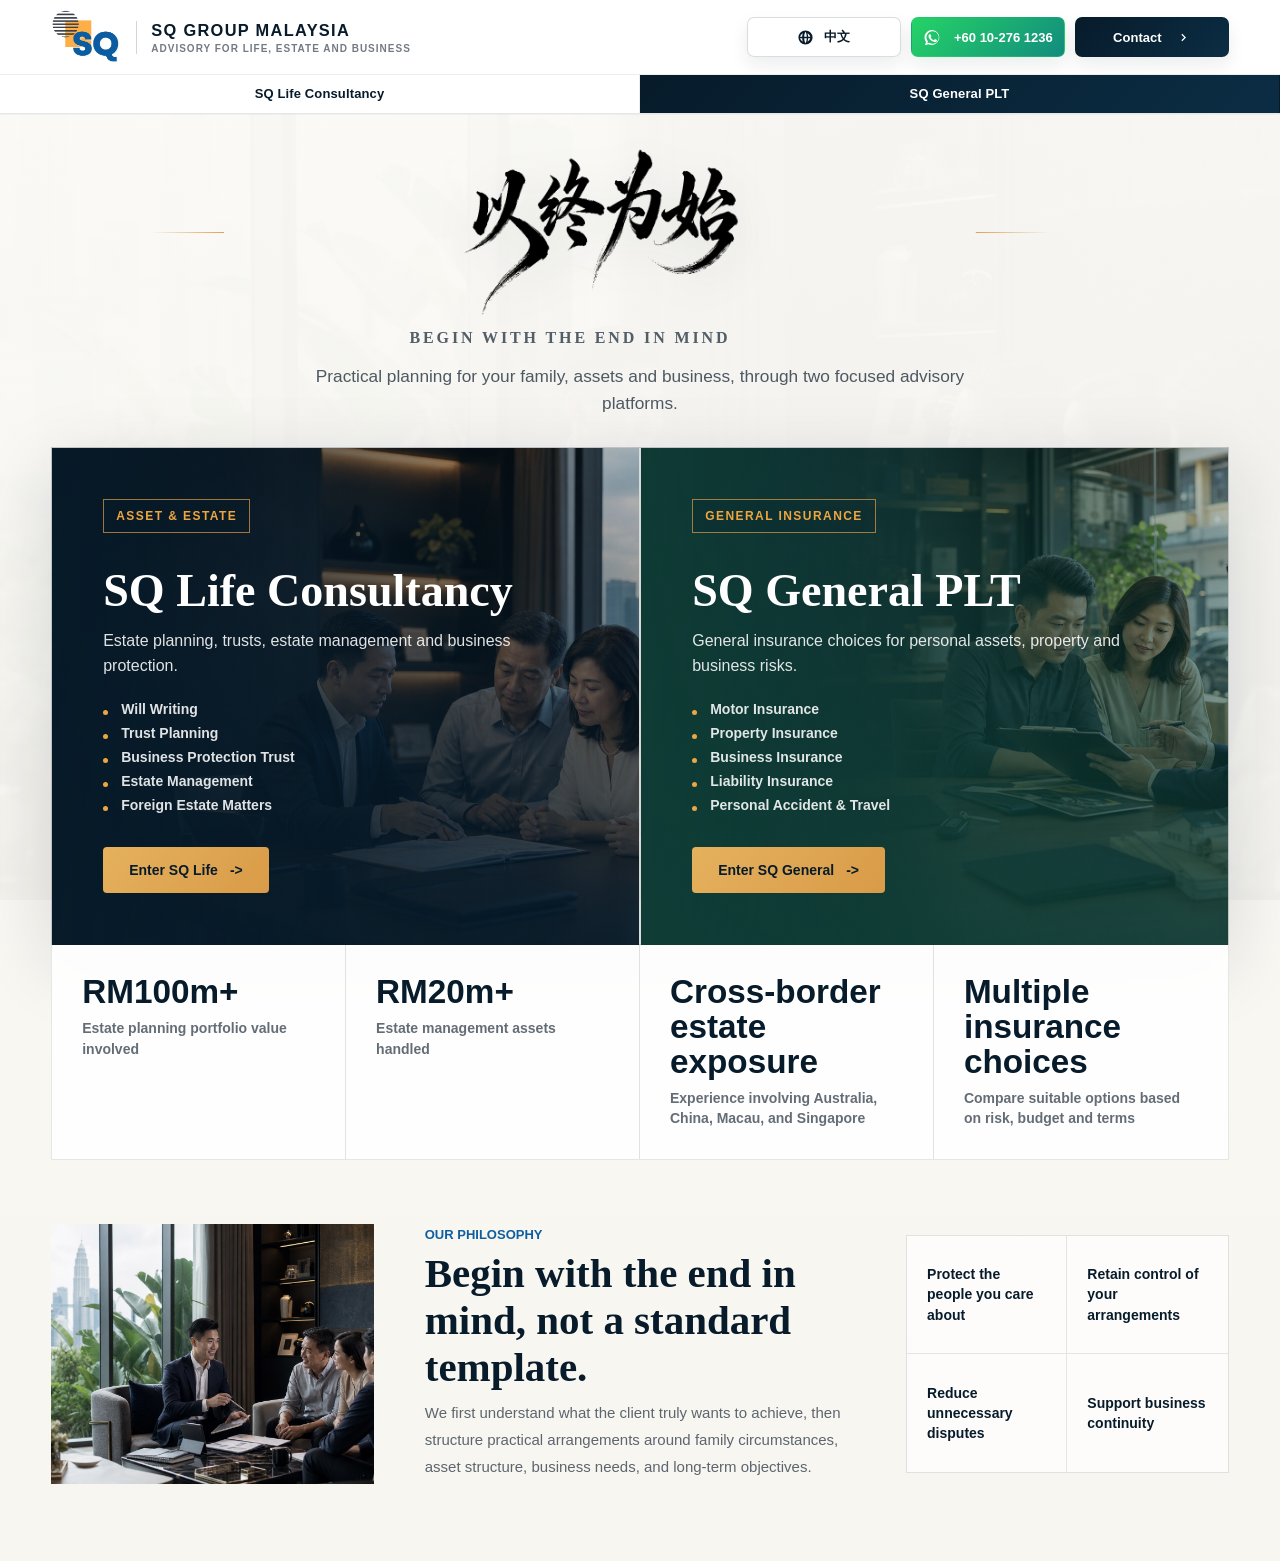
<file: index.html>
<!doctype html>
<html lang="en">
  <head>
    <meta charset="utf-8" />
    <meta name="viewport" content="width=device-width, initial-scale=1" />
    <title>SQ Group Malaysia | Estate Planning & General Insurance</title>
    <meta
      name="description"
      content="SQ Group Malaysia connects you to SQ Life Consultancy for estate planning and SQ General PLT for general insurance support in Kuala Lumpur."
    />
    <meta name="robots" content="index,follow" />
    <meta name="theme-color" content="#0b2d44" />
    <link rel="icon" href="/favicon.ico" sizes="any" />
    <link rel="icon" type="image/png" sizes="32x32" href="/assets/favicon-32x32.png" />
    <link rel="apple-touch-icon" href="/assets/apple-touch-icon.png" />
    <link rel="manifest" href="/site.webmanifest" />
    <link rel="canonical" href="https://www.sqgroup.com.my/" />
    <link rel="alternate" hreflang="en-MY" href="https://www.sqgroup.com.my/" />
    <link rel="alternate" hreflang="zh-MY" href="https://www.sqgroup.com.my/zh" />
    <link rel="alternate" hreflang="x-default" href="https://www.sqgroup.com.my/" />
    <meta property="og:type" content="website" />
    <meta property="og:site_name" content="SQ Group Malaysia" />
    <meta property="og:title" content="SQ Group Malaysia | Estate Planning & General Insurance" />
    <meta property="og:description" content="Choose SQ Life Consultancy for estate matters or SQ General PLT for general insurance support." />
    <meta property="og:url" content="https://www.sqgroup.com.my/" />
    <meta property="og:image" content="https://www.sqgroup.com.my/assets/sq-logo-official.png" />
    <meta name="twitter:card" content="summary_large_image" />
    <link rel="preload" as="image" href="assets/hero-group-malaysia.jpg" />
    <link rel="stylesheet" href="styles.css?v=20260606-header3" />
    <script type="application/ld+json">
      {
        "@context": "https://schema.org",
        "@type": "Organization",
        "@id": "https://www.sqgroup.com.my/#organization",
        "name": "SQ Group Malaysia",
        "url": "https://www.sqgroup.com.my/",
        "logo": "https://www.sqgroup.com.my/assets/sq-logo-official.png",
        "email": "general@sqgroup.com.my",
        "telephone": "+60102761236",
        "address": {
          "@type": "PostalAddress",
          "streetAddress": "A-13A-19, the Scott Garden, Jalan Klang Lama",
          "postalCode": "58200",
          "addressLocality": "Kuala Lumpur",
          "addressRegion": "Wilayah Persekutuan Kuala Lumpur",
          "addressCountry": "MY"
        },
        "department": [
          {
            "@type": "ProfessionalService",
            "name": "SQ Life Consultancy",
            "url": "https://www.sqgroup.com.my/legacy"
          },
          {
            "@type": "InsuranceAgency",
            "name": "SQ General PLT",
            "url": "https://www.sqgroup.com.my/gi"
          }
        ],
        "contactPoint": {
          "@type": "ContactPoint",
          "telephone": "+60102761236",
          "contactType": "customer service",
          "availableLanguage": ["zh", "en", "ms"]
        }
      }
    </script>
  </head>
  <body class="gateway-page professional-gateway executive-home">
    <header class="brand-switch gateway-header">
      <a class="gateway-lockup" href="/" aria-label="SQ Group Malaysia">
        <img src="assets/sq-logo-official.png" alt="SQ logo" />
        <span>
          <strong>SQ Group Malaysia</strong>
          <small data-zh="资产传承与风险保障顾问平台" data-en="Advisory for life, estate and business">Advisory for life, estate and business</small>
        </span>
      </a>
      <div class="gateway-actions" aria-label="SQ contact actions">
        <button class="language-switch" type="button" data-lang-toggle>中文</button>
        <a class="header-whatsapp" href="https://wa.me/60102761236" target="_blank" rel="noreferrer">+60 10-276 1236</a>
        <div class="header-contact-menu">
          <button class="header-contact" type="button" data-zh="联系" data-en="Contact" aria-haspopup="true" aria-expanded="false">Contact</button>
          <div class="header-contact-dropdown" role="menu">
            <a href="tel:+60102761236" role="menuitem" data-zh="致电我们" data-en="Call Us">Call Us</a>
            <a href="mailto:general@sqgroup.com.my" role="menuitem" data-zh="电邮我们" data-en="Email Us">Email Us</a>
          </div>
        </div>
      </div>
      <nav class="page-branch-nav gateway-branch-nav" aria-label="SQ service branches">
        <a class="brand-tab" href="/legacy"><span>SQ Life Consultancy</span></a>
        <a class="brand-tab" href="/gi"><span>SQ General PLT</span></a>
      </nav>
    </header>

    <main class="gateway">
      <section class="gateway-hero executive-hero">
        <h1 class="gateway-calligraphy" lang="zh-CN">
          <img src="assets/yi-zhong-wei-shi-calligraphy-transparent.png" alt="以终为始" />
          <span>以终为始</span>
        </h1>
        <p class="gateway-translation" data-zh="Begin with the end in mind" data-en="Begin with the end in mind">Begin with the end in mind</p>
        <p
          data-zh="SQ Group Malaysia 结合资产传承、遗产管理、信托规划及综合杂险保障，协助个人、家庭及企业把重要安排预先整理清楚。"
          data-en="Practical planning for your family, assets and business, through two focused advisory platforms."
        >Practical planning for your family, assets and business, through two focused advisory platforms.</p>
      </section>

      <section class="gateway-grid" aria-label="Choose SQ service">
        <a class="gateway-card life-card" href="/legacy">
          <span data-zh="资产与传承规划" data-en="Asset & Estate">Asset & Estate</span>
          <h2>SQ Life Consultancy</h2>
          <p
            data-zh="遗嘱、信托、业务保障信托、遗产管理及海外遗产事项。"
            data-en="Estate planning, trusts, estate management and business protection."
          >Estate planning, trusts, estate management and business protection.</p>
          <ul>
            <li data-zh="遗嘱规划" data-en="Will Writing">Will Writing</li>
            <li data-zh="信托规划" data-en="Trust Planning">Trust Planning</li>
            <li data-zh="业务保障信托" data-en="Business Protection Trust">Business Protection Trust</li>
            <li data-zh="遗产管理" data-en="Estate Management">Estate Management</li>
            <li data-zh="海外遗产事项" data-en="Foreign Estate Matters">Foreign Estate Matters</li>
          </ul>
          <strong data-zh="进入 SQ Life Consultancy" data-en="Enter SQ Life">Enter SQ Life</strong>
        </a>

        <a class="gateway-card general-card" href="/gi">
          <span data-zh="综合杂险保障" data-en="General Insurance">General Insurance</span>
          <h2>SQ General PLT</h2>
          <p
            data-zh="车险、产业、商业、责任、个人意外、旅游及其他杂险选择。"
            data-en="General insurance choices for personal assets, property and business risks."
          >General insurance choices for personal assets, property and business risks.</p>
          <ul>
            <li data-zh="车险" data-en="Motor Insurance">Motor Insurance</li>
            <li data-zh="产业与火险" data-en="Property Insurance">Property Insurance</li>
            <li data-zh="商业保险" data-en="Business Insurance">Business Insurance</li>
            <li data-zh="责任保险" data-en="Liability Insurance">Liability Insurance</li>
            <li data-zh="个人意外与旅游" data-en="Personal Accident & Travel">Personal Accident & Travel</li>
          </ul>
          <strong data-zh="进入 SQ General" data-en="Enter SQ General">Enter SQ General</strong>
        </a>
      </section>

      <section class="gateway-metrics" aria-label="SQ experience highlights">
        <div>
          <strong data-zh="RM1亿+" data-en="RM100m+">RM100m+</strong>
          <span data-zh="曾参与规划的资产组合估值" data-en="Estate planning portfolio value involved">Estate planning portfolio value involved</span>
        </div>
        <div>
          <strong data-zh="RM2千万+" data-en="RM20m+">RM20m+</strong>
          <span data-zh="曾处理的遗产管理及资产解冻事项" data-en="Estate management assets handled">Estate management assets handled</span>
        </div>
        <div>
          <strong data-zh="跨境经验" data-en="Cross-border estate exposure">Cross-border estate exposure</strong>
          <span data-zh="涉及澳洲、中国、澳门及新加坡等事项" data-en="Experience involving Australia, China, Macau, and Singapore">Experience involving Australia, China, Macau, and Singapore</span>
        </div>
        <div>
          <strong data-zh="多项杂险选择" data-en="Multiple insurance choices">Multiple insurance choices</strong>
          <span data-zh="根据实际风险、预算及条款协助比较" data-en="Compare suitable options based on risk, budget and terms">Compare suitable options based on risk, budget and terms</span>
        </div>
      </section>

      <section class="gateway-profile">
        <figure class="profile-image reveal">
          <img src="assets/hero-group-malaysia.jpg" alt="Malaysian advisory meeting" />
        </figure>
        <div class="profile-copy reveal">
          <p class="eyebrow" data-zh="我们的理念" data-en="Our Philosophy">Our Philosophy</p>
          <h2 data-zh="以终为始，不从模板开始。" data-en="Begin with the end in mind, not a standard template.">Begin with the end in mind, not a standard template.</h2>
          <p data-zh="每个家庭、每项资产及每门生意背后的情况都不同。我们会先了解客户真正想保障的人、希望保留的控制权、资产结构及长期目标，再协助整理较实际、可执行的规划方向来达到客户想要的结果。" data-en="We first understand what the client truly wants to achieve, then structure practical arrangements around family circumstances, asset structure, business needs, and long-term objectives.">We first understand what the client truly wants to achieve, then structure practical arrangements around family circumstances, asset structure, business needs, and long-term objectives.</p>
        </div>
        <div class="profile-principles reveal" aria-label="SQ planning principles">
          <div><strong data-zh="保障想照顾的人" data-en="Protect the people you care about">Protect the people you care about</strong></div>
          <div><strong data-zh="保留资产安排控制权" data-en="Retain control of your arrangements">Retain control of your arrangements</strong></div>
          <div><strong data-zh="减少不必要争议" data-en="Reduce unnecessary disputes">Reduce unnecessary disputes</strong></div>
          <div><strong data-zh="让企业承接更清楚" data-en="Support business continuity">Support business continuity</strong></div>
        </div>
      </section>
    </main>

    <nav class="mobile-action-bar" aria-label="Quick actions">
      <a href="/legacy" data-zh="SQ Life" data-en="SQ Life">SQ Life</a>
      <a href="/gi" data-zh="SQ General" data-en="SQ General">SQ General</a>
      <a href="https://wa.me/60102761236" target="_blank" rel="noreferrer">WhatsApp</a>
    </nav>

    <script src="script.js?v=20260606-header3"></script>
  </body>
</html>
</file>
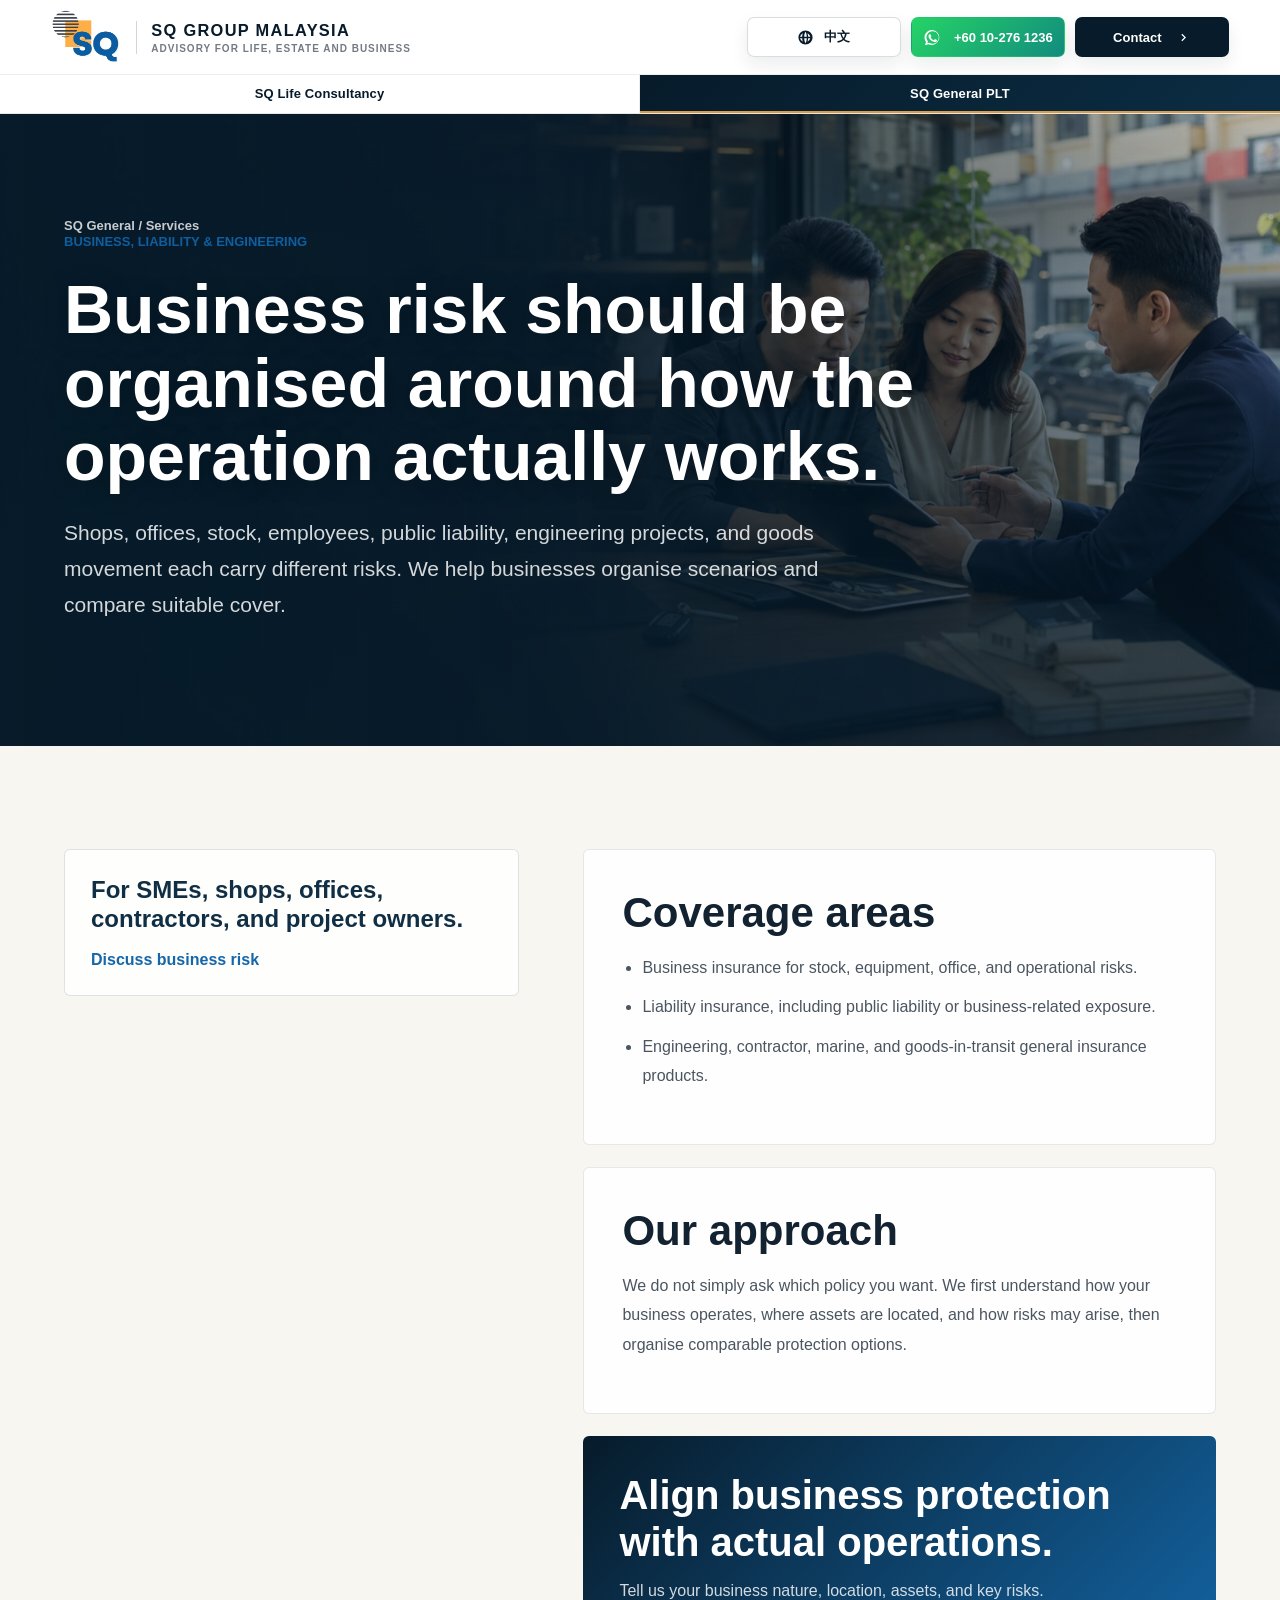
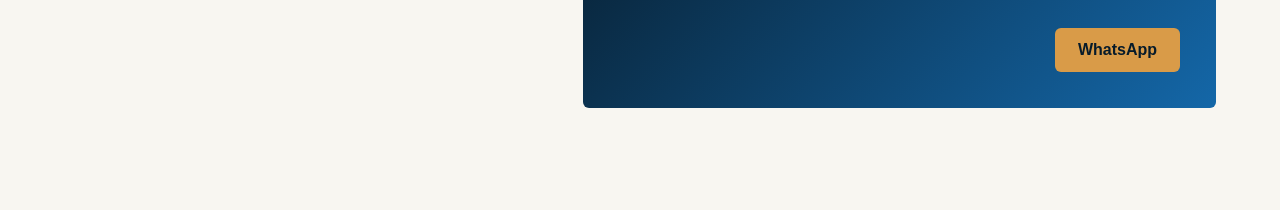
<file: gi-business-liability-engineering.html>
<!doctype html>
<html lang="en">
  <head>
    <meta charset="utf-8" />
    <meta name="viewport" content="width=device-width, initial-scale=1" />
    <title>Business, Liability & Engineering Insurance | SQ General PLT</title>
    <meta name="description" content="Business insurance, liability insurance, engineering insurance, contractor risk, marine, and goods-in-transit advisory for Malaysian businesses." />
    <meta name="robots" content="index,follow" />
    <meta name="theme-color" content="#0b2d44" />
    <link rel="icon" href="/favicon.ico" sizes="any" />
    <link rel="icon" type="image/png" sizes="32x32" href="/assets/favicon-32x32.png" />
    <link rel="apple-touch-icon" href="/assets/apple-touch-icon.png" />
    <link rel="manifest" href="/site.webmanifest" />
    <link rel="canonical" href="https://www.sqgroup.com.my/gi/business-liability-engineering" />
    <link rel="alternate" hreflang="en-MY" href="https://www.sqgroup.com.my/gi/business-liability-engineering" />
    <link rel="alternate" hreflang="zh-MY" href="https://www.sqgroup.com.my/zh/gi/business-liability-engineering" />
    <link rel="alternate" hreflang="x-default" href="https://www.sqgroup.com.my/gi/business-liability-engineering" />
    <meta property="og:title" content="Business, Liability & Engineering Insurance | SQ General PLT" />
    <meta property="og:description" content="General insurance advisory for SME operations, liability, engineering, contractor, marine, and goods-in-transit risks." />
    <meta property="og:url" content="https://www.sqgroup.com.my/gi/business-liability-engineering" />
    <meta property="og:image" content="https://www.sqgroup.com.my/assets/hero-gi-malaysia.jpg" />
    <link rel="preload" as="image" href="assets/hero-gi-malaysia.jpg" />
    <link rel="stylesheet" href="styles.css?v=20260606-header3" />
  </head>
  <body class="professional-page service-detail-page general-page" data-page-kind="gi" data-seo-title-en="Business, Liability & Engineering Insurance | SQ General PLT" data-seo-title-zh="商业、责任与工程保险 | SQ General PLT" data-seo-description-en="Business insurance, liability insurance, engineering insurance, contractor risk, marine, and goods-in-transit advisory for Malaysian businesses." data-seo-description-zh="SQ General PLT 协助马来西亚企业安排商业、责任、工程、承包商、海运与货物运输相关一般保险。">
    <header class="brand-switch page-header"><a class="gateway-lockup" href="/" aria-label="SQ Group Malaysia"><img src="assets/sq-logo-official.png" alt="SQ logo" /><span><strong>SQ Group Malaysia</strong><small data-zh="资产传承与风险保障顾问平台" data-en="Advisory for life, estate and business">Advisory for life, estate and business</small></span></a><nav class="page-branch-nav" aria-label="SQ service branches"><a class="brand-tab" href="/legacy"><span>SQ Life Consultancy</span></a><a class="brand-tab active" href="/gi"><span>SQ General PLT</span></a></nav><div class="gateway-actions" aria-label="SQ contact actions"><button class="language-switch" type="button" data-lang-toggle>中文</button><a class="header-whatsapp" href="https://wa.me/60102761236" target="_blank" rel="noreferrer">+60 10-276 1236</a><div class="header-contact-menu"><button class="header-contact" type="button" data-zh="联系" data-en="Contact" aria-haspopup="true" aria-expanded="false">Contact</button><div class="header-contact-dropdown" role="menu"><a href="tel:+60102761236" role="menuitem" data-zh="致电我们" data-en="Call Us">Call Us</a><a href="mailto:general@sqgroup.com.my" role="menuitem" data-zh="电邮我们" data-en="Email Us">Email Us</a></div></div></div></header>
    <main>
      <section class="detail-hero" style="--detail-image: url('assets/hero-gi-malaysia.jpg')"><div class="detail-hero-inner reveal"><a class="breadcrumb" href="/gi" data-zh="SQ General / 服务" data-en="SQ General / Services">SQ General / Services</a><p class="eyebrow" data-zh="商业、责任与工程" data-en="Business, Liability & Engineering">Business, Liability & Engineering</p><h1 data-zh="企业风险需要按营运方式来整理。" data-en="Business risk should be organised around how the operation actually works.">Business risk should be organised around how the operation actually works.</h1><p data-zh="店铺、办公室、库存、雇员、公共责任、工程项目和货物运输都有不同风险。我们协助企业整理场景并比较可行保障。" data-en="Shops, offices, stock, employees, public liability, engineering projects, and goods movement each carry different risks. We help businesses organise scenarios and compare suitable cover.">Shops, offices, stock, employees, public liability, engineering projects, and goods movement each carry different risks. We help businesses organise scenarios and compare suitable cover.</p></div></section>
      <section class="detail-body"><aside class="detail-aside reveal"><strong data-zh="适合 SME、店铺、办公室、承包商与项目业主。" data-en="For SMEs, shops, offices, contractors, and project owners.">For SMEs, shops, offices, contractors, and project owners.</strong><a href="#contact" data-zh="讨论企业风险" data-en="Discuss business risk">Discuss business risk</a></aside><div class="detail-content">
        <article class="detail-panel reveal"><h2 data-zh="可讨论项目" data-en="Coverage areas">Coverage areas</h2><ul><li data-zh="商业保险、库存、设备、办公室和营运相关风险。" data-en="Business insurance for stock, equipment, office, and operational risks.">Business insurance for stock, equipment, office, and operational risks.</li><li data-zh="责任保险，包括公共责任或业务相关责任风险。" data-en="Liability insurance, including public liability or business-related exposure.">Liability insurance, including public liability or business-related exposure.</li><li data-zh="工程、承包商、marine 与 goods-in-transit 等一般保险产品。" data-en="Engineering, contractor, marine, and goods-in-transit general insurance products.">Engineering, contractor, marine, and goods-in-transit general insurance products.</li></ul></article>
        <article class="detail-panel reveal"><h2 data-zh="我们的方式" data-en="Our approach">Our approach</h2><p data-zh="我们不只是问你要买什么保险，而是先了解你的业务如何营运、资产在哪里、风险如何发生，再整理可比较的保障选择。" data-en="We do not simply ask which policy you want. We first understand how your business operates, where assets are located, and how risks may arise, then organise comparable protection options.">We do not simply ask which policy you want. We first understand how your business operates, where assets are located, and how risks may arise, then organise comparable protection options.</p></article>
        <section class="detail-cta reveal" id="contact"><div><h2 data-zh="让企业保障和实际营运对齐。" data-en="Align business protection with actual operations.">Align business protection with actual operations.</h2><p data-zh="告诉我们你的业务性质、地点、资产和主要风险。" data-en="Tell us your business nature, location, assets, and key risks.">Tell us your business nature, location, assets, and key risks.</p></div><a class="button" href="https://wa.me/60102761236" target="_blank" rel="noreferrer">WhatsApp</a></section>
      </div></section>
    </main><nav class="mobile-action-bar" aria-label="Quick actions"><a href="tel:+60102761236" data-zh="拨电" data-en="Call">Call</a><a href="/gi" data-zh="返回" data-en="Back">Back</a><a href="https://wa.me/60102761236" target="_blank" rel="noreferrer">WhatsApp</a></nav><script src="script.js?v=20260606-header3"></script>
  </body>
</html>
</file>
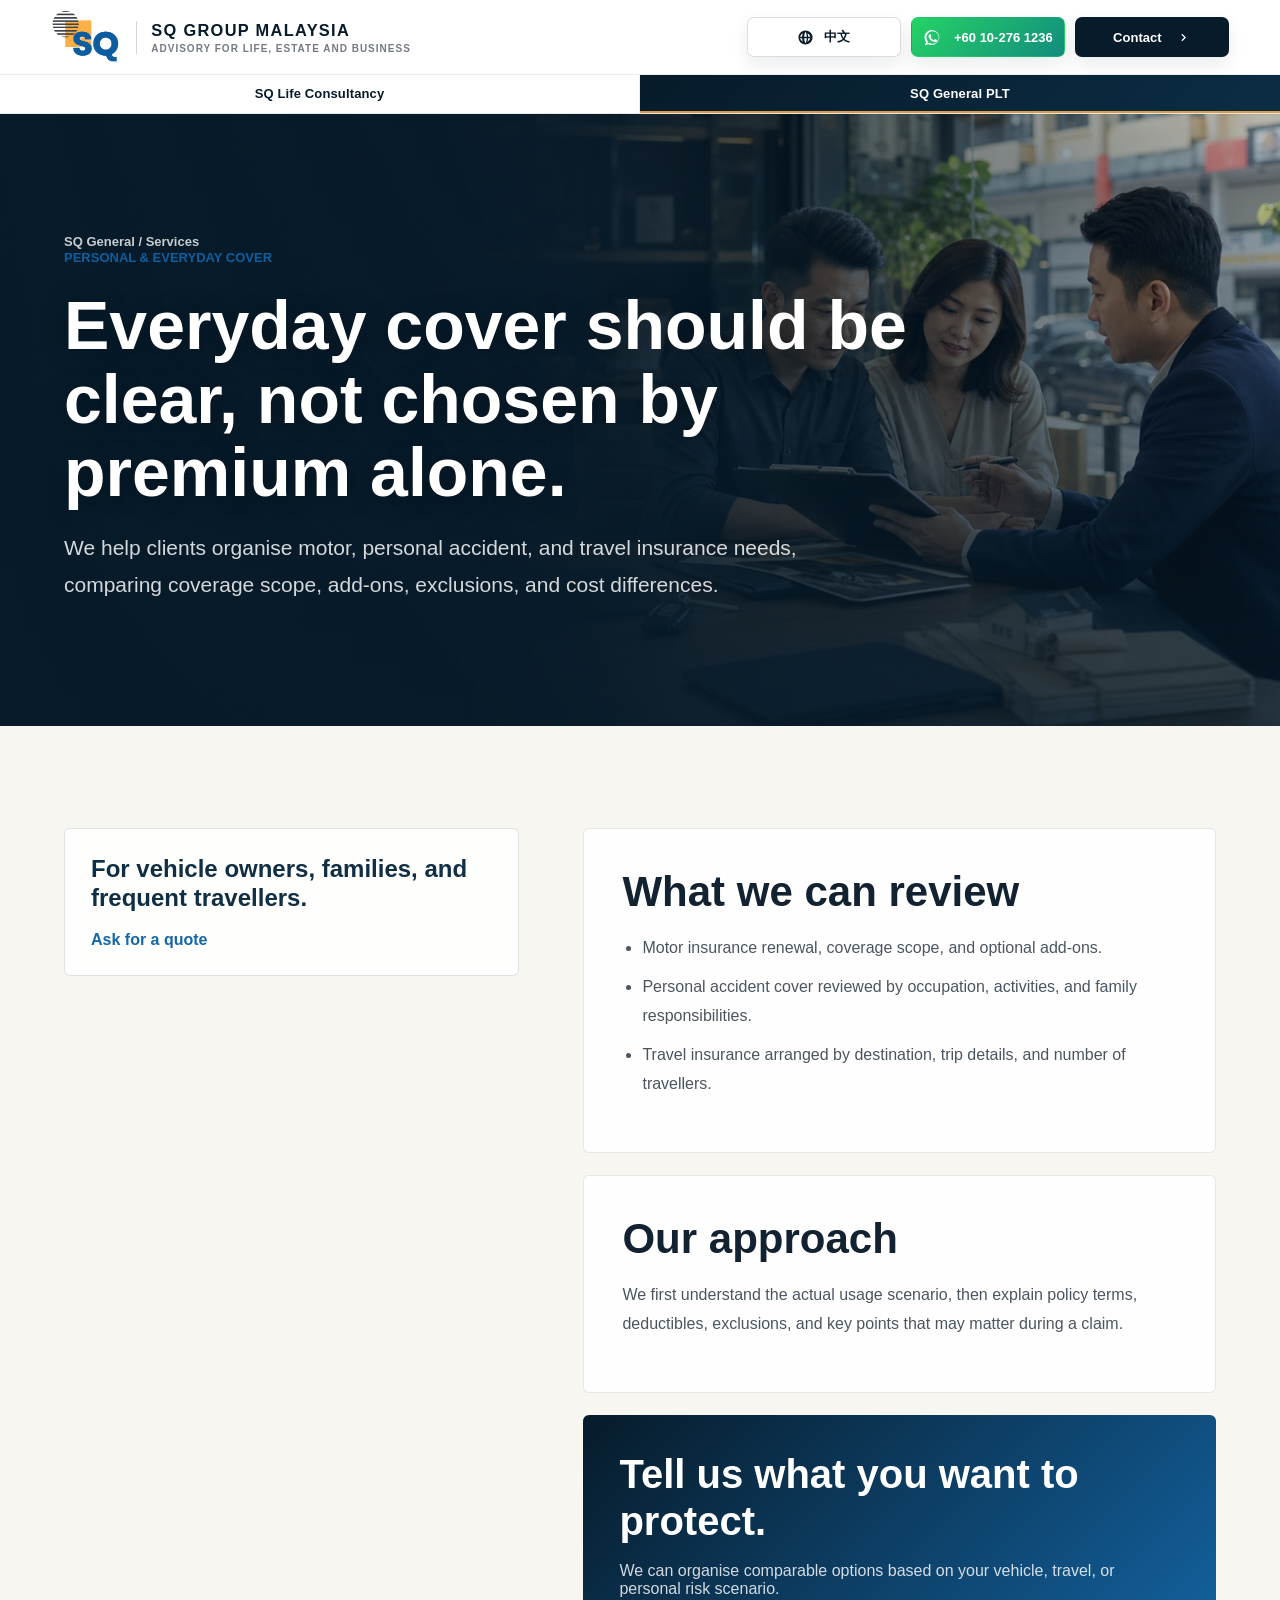
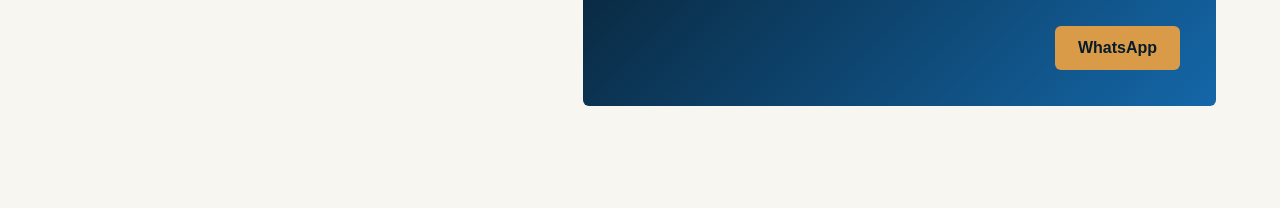
<file: gi-motor-personal-travel.html>
<!doctype html>
<html lang="en">
  <head>
    <meta charset="utf-8" />
    <meta name="viewport" content="width=device-width, initial-scale=1" />
    <title>Motor, Personal Accident & Travel Insurance | SQ General PLT</title>
    <meta name="description" content="Motor insurance, personal accident insurance, and travel insurance advisory for individuals and families in Malaysia." />
    <meta name="robots" content="index,follow" />
    <meta name="theme-color" content="#0b2d44" />
    <link rel="icon" href="/favicon.ico" sizes="any" />
    <link rel="icon" type="image/png" sizes="32x32" href="/assets/favicon-32x32.png" />
    <link rel="apple-touch-icon" href="/assets/apple-touch-icon.png" />
    <link rel="manifest" href="/site.webmanifest" />
    <link rel="canonical" href="https://www.sqgroup.com.my/gi/motor-personal-travel" />
    <link rel="alternate" hreflang="en-MY" href="https://www.sqgroup.com.my/gi/motor-personal-travel" />
    <link rel="alternate" hreflang="zh-MY" href="https://www.sqgroup.com.my/zh/gi/motor-personal-travel" />
    <link rel="alternate" hreflang="x-default" href="https://www.sqgroup.com.my/gi/motor-personal-travel" />
    <meta property="og:title" content="Motor, Personal Accident & Travel Insurance | SQ General PLT" />
    <meta property="og:description" content="Review everyday insurance needs for vehicles, travel, and personal accident exposure." />
    <meta property="og:url" content="https://www.sqgroup.com.my/gi/motor-personal-travel" />
    <meta property="og:image" content="https://www.sqgroup.com.my/assets/hero-gi-malaysia.jpg" />
    <link rel="preload" as="image" href="assets/hero-gi-malaysia.jpg" />
    <link rel="stylesheet" href="styles.css?v=20260606-header3" />
  </head>
  <body class="professional-page service-detail-page general-page" data-page-kind="gi" data-seo-title-en="Motor, Personal Accident & Travel Insurance | SQ General PLT" data-seo-title-zh="汽车、个人意外与旅游保险 | SQ General PLT" data-seo-description-en="Motor insurance, personal accident insurance, and travel insurance advisory for individuals and families in Malaysia." data-seo-description-zh="SQ General PLT 协助马来西亚个人与家庭安排汽车、个人意外与旅游保险。">
    <header class="brand-switch page-header"><a class="gateway-lockup" href="/" aria-label="SQ Group Malaysia"><img src="assets/sq-logo-official.png" alt="SQ logo" /><span><strong>SQ Group Malaysia</strong><small data-zh="资产传承与风险保障顾问平台" data-en="Advisory for life, estate and business">Advisory for life, estate and business</small></span></a><nav class="page-branch-nav" aria-label="SQ service branches"><a class="brand-tab" href="/legacy"><span>SQ Life Consultancy</span></a><a class="brand-tab active" href="/gi"><span>SQ General PLT</span></a></nav><div class="gateway-actions" aria-label="SQ contact actions"><button class="language-switch" type="button" data-lang-toggle>中文</button><a class="header-whatsapp" href="https://wa.me/60102761236" target="_blank" rel="noreferrer">+60 10-276 1236</a><div class="header-contact-menu"><button class="header-contact" type="button" data-zh="联系" data-en="Contact" aria-haspopup="true" aria-expanded="false">Contact</button><div class="header-contact-dropdown" role="menu"><a href="tel:+60102761236" role="menuitem" data-zh="致电我们" data-en="Call Us">Call Us</a><a href="mailto:general@sqgroup.com.my" role="menuitem" data-zh="电邮我们" data-en="Email Us">Email Us</a></div></div></div></header>
    <main>
      <section class="detail-hero" style="--detail-image: url('assets/hero-gi-malaysia.jpg')"><div class="detail-hero-inner reveal"><a class="breadcrumb" href="/gi" data-zh="SQ General / 服务" data-en="SQ General / Services">SQ General / Services</a><p class="eyebrow" data-zh="个人与日常保障" data-en="Personal & Everyday Cover">Personal & Everyday Cover</p><h1 data-zh="日常保障要清楚，而不是只看最低保费。" data-en="Everyday cover should be clear, not chosen by premium alone.">Everyday cover should be clear, not chosen by premium alone.</h1><p data-zh="我们协助客户整理汽车、个人意外与旅游保险需求，比较保障范围、附加项目、除外责任与费用差异。" data-en="We help clients organise motor, personal accident, and travel insurance needs, comparing coverage scope, add-ons, exclusions, and cost differences.">We help clients organise motor, personal accident, and travel insurance needs, comparing coverage scope, add-ons, exclusions, and cost differences.</p></div></section>
      <section class="detail-body"><aside class="detail-aside reveal"><strong data-zh="适合车主、家庭、经常出差或旅行的人。" data-en="For vehicle owners, families, and frequent travellers.">For vehicle owners, families, and frequent travellers.</strong><a href="#contact" data-zh="查询报价" data-en="Ask for a quote">Ask for a quote</a></aside><div class="detail-content">
        <article class="detail-panel reveal"><h2 data-zh="可讨论项目" data-en="What we can review">What we can review</h2><ul><li data-zh="汽车保险续保、保障范围和附加项目。" data-en="Motor insurance renewal, coverage scope, and optional add-ons.">Motor insurance renewal, coverage scope, and optional add-ons.</li><li data-zh="个人意外保障，按职业、活动和家庭责任讨论。" data-en="Personal accident cover reviewed by occupation, activities, and family responsibilities.">Personal accident cover reviewed by occupation, activities, and family responsibilities.</li><li data-zh="旅游保险，按目的地、旅程和同行人数安排。" data-en="Travel insurance arranged by destination, trip details, and number of travellers.">Travel insurance arranged by destination, trip details, and number of travellers.</li></ul></article>
        <article class="detail-panel reveal"><h2 data-zh="我们的方式" data-en="Our approach">Our approach</h2><p data-zh="我们会先了解你的实际使用场景，再说明保单条款、免赔额、除外责任和索赔时可能需要注意的事项。" data-en="We first understand the actual usage scenario, then explain policy terms, deductibles, exclusions, and key points that may matter during a claim.">We first understand the actual usage scenario, then explain policy terms, deductibles, exclusions, and key points that may matter during a claim.</p></article>
        <section class="detail-cta reveal" id="contact"><div><h2 data-zh="告诉我们你要保障什么。" data-en="Tell us what you want to protect.">Tell us what you want to protect.</h2><p data-zh="我们可以按你的车辆、旅程或个人风险场景整理可比较的选择。" data-en="We can organise comparable options based on your vehicle, travel, or personal risk scenario.">We can organise comparable options based on your vehicle, travel, or personal risk scenario.</p></div><a class="button" href="https://wa.me/60102761236" target="_blank" rel="noreferrer">WhatsApp</a></section>
      </div></section>
    </main><nav class="mobile-action-bar" aria-label="Quick actions"><a href="tel:+60102761236" data-zh="拨电" data-en="Call">Call</a><a href="/gi" data-zh="返回" data-en="Back">Back</a><a href="https://wa.me/60102761236" target="_blank" rel="noreferrer">WhatsApp</a></nav><script src="script.js?v=20260606-header3"></script>
  </body>
</html>
</file>
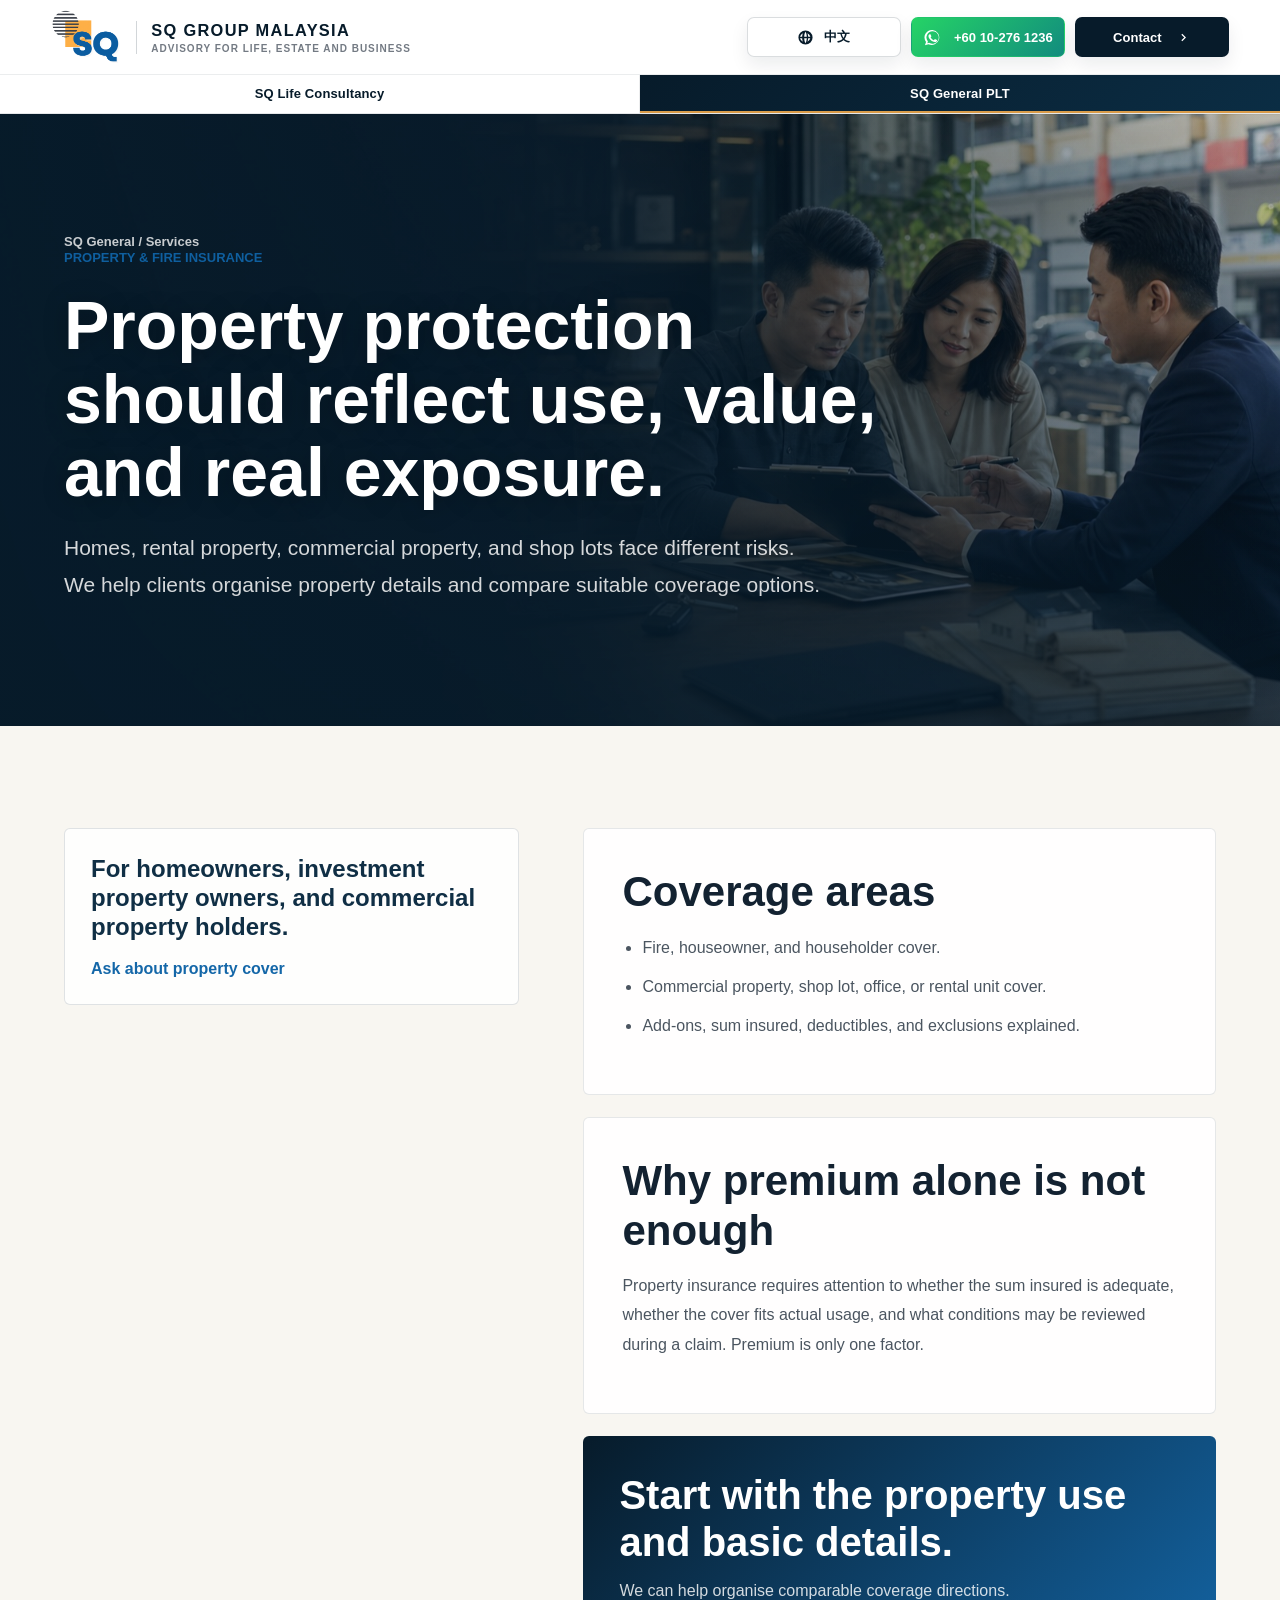
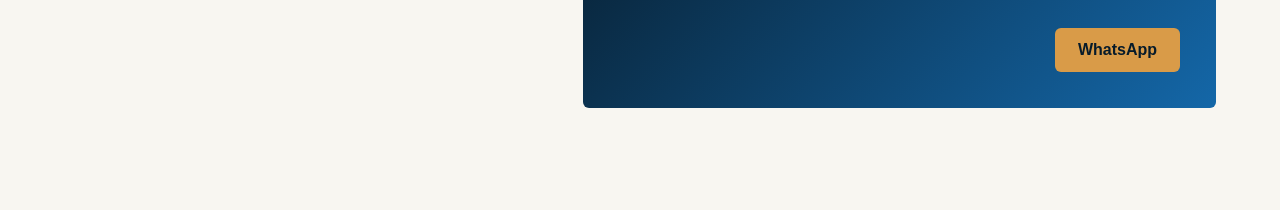
<file: gi-property-fire.html>
<!doctype html>
<html lang="en">
  <head>
    <meta charset="utf-8" />
    <meta name="viewport" content="width=device-width, initial-scale=1" />
    <title>Property & Fire Insurance | SQ General PLT</title>
    <meta name="description" content="Property, fire, houseowner, householder, and commercial property insurance advisory for asset owners in Malaysia." />
    <meta name="robots" content="index,follow" />
    <meta name="theme-color" content="#0b2d44" />
    <link rel="icon" href="/favicon.ico" sizes="any" />
    <link rel="icon" type="image/png" sizes="32x32" href="/assets/favicon-32x32.png" />
    <link rel="apple-touch-icon" href="/assets/apple-touch-icon.png" />
    <link rel="manifest" href="/site.webmanifest" />
    <link rel="canonical" href="https://www.sqgroup.com.my/gi/property-fire" />
    <link rel="alternate" hreflang="en-MY" href="https://www.sqgroup.com.my/gi/property-fire" />
    <link rel="alternate" hreflang="zh-MY" href="https://www.sqgroup.com.my/zh/gi/property-fire" />
    <link rel="alternate" hreflang="x-default" href="https://www.sqgroup.com.my/gi/property-fire" />
    <meta property="og:title" content="Property & Fire Insurance | SQ General PLT" />
    <meta property="og:description" content="Insurance support for homes, commercial property, fire, and related property risks." />
    <meta property="og:url" content="https://www.sqgroup.com.my/gi/property-fire" />
    <meta property="og:image" content="https://www.sqgroup.com.my/assets/hero-gi-malaysia.jpg" />
    <link rel="preload" as="image" href="assets/hero-gi-malaysia.jpg" />
    <link rel="stylesheet" href="styles.css?v=20260606-header3" />
  </head>
  <body class="professional-page service-detail-page general-page" data-page-kind="gi" data-seo-title-en="Property & Fire Insurance | SQ General PLT" data-seo-title-zh="产业与火险 | SQ General PLT" data-seo-description-en="Property, fire, houseowner, householder, and commercial property insurance advisory for asset owners in Malaysia." data-seo-description-zh="SQ General PLT 协助产业业主安排房屋、火险、houseowner、householder 与商业产业保险。">
    <header class="brand-switch page-header"><a class="gateway-lockup" href="/" aria-label="SQ Group Malaysia"><img src="assets/sq-logo-official.png" alt="SQ logo" /><span><strong>SQ Group Malaysia</strong><small data-zh="资产传承与风险保障顾问平台" data-en="Advisory for life, estate and business">Advisory for life, estate and business</small></span></a><nav class="page-branch-nav" aria-label="SQ service branches"><a class="brand-tab" href="/legacy"><span>SQ Life Consultancy</span></a><a class="brand-tab active" href="/gi"><span>SQ General PLT</span></a></nav><div class="gateway-actions" aria-label="SQ contact actions"><button class="language-switch" type="button" data-lang-toggle>中文</button><a class="header-whatsapp" href="https://wa.me/60102761236" target="_blank" rel="noreferrer">+60 10-276 1236</a><div class="header-contact-menu"><button class="header-contact" type="button" data-zh="联系" data-en="Contact" aria-haspopup="true" aria-expanded="false">Contact</button><div class="header-contact-dropdown" role="menu"><a href="tel:+60102761236" role="menuitem" data-zh="致电我们" data-en="Call Us">Call Us</a><a href="mailto:general@sqgroup.com.my" role="menuitem" data-zh="电邮我们" data-en="Email Us">Email Us</a></div></div></div></header>
    <main>
      <section class="detail-hero" style="--detail-image: url('assets/hero-gi-malaysia.jpg')"><div class="detail-hero-inner reveal"><a class="breadcrumb" href="/gi" data-zh="SQ General / 服务" data-en="SQ General / Services">SQ General / Services</a><p class="eyebrow" data-zh="产业与火险" data-en="Property & Fire Insurance">Property & Fire Insurance</p><h1 data-zh="产业保障要看用途、价值和实际风险。" data-en="Property protection should reflect use, value, and real exposure.">Property protection should reflect use, value, and real exposure.</h1><p data-zh="住宅、出租产业、商业产业和店铺面对的风险并不一样。我们协助客户整理产业资料并比较适合讨论的保障选择。" data-en="Homes, rental property, commercial property, and shop lots face different risks. We help clients organise property details and compare suitable coverage options.">Homes, rental property, commercial property, and shop lots face different risks. We help clients organise property details and compare suitable coverage options.</p></div></section>
      <section class="detail-body"><aside class="detail-aside reveal"><strong data-zh="适合屋主、投资产业业主和商业产业持有人。" data-en="For homeowners, investment property owners, and commercial property holders.">For homeowners, investment property owners, and commercial property holders.</strong><a href="#contact" data-zh="查询产业保障" data-en="Ask about property cover">Ask about property cover</a></aside><div class="detail-content">
        <article class="detail-panel reveal"><h2 data-zh="可讨论项目" data-en="Coverage areas">Coverage areas</h2><ul><li data-zh="火险、houseowner 和 householder 保障。" data-en="Fire, houseowner, and householder cover.">Fire, houseowner, and householder cover.</li><li data-zh="商业产业、店铺、办公室或出租单位保障。" data-en="Commercial property, shop lot, office, or rental unit cover.">Commercial property, shop lot, office, or rental unit cover.</li><li data-zh="相关附加保障、保额、免赔额和除外责任说明。" data-en="Add-ons, sum insured, deductibles, and exclusions explained.">Add-ons, sum insured, deductibles, and exclusions explained.</li></ul></article>
        <article class="detail-panel reveal"><h2 data-zh="为什么不能只看保费" data-en="Why premium alone is not enough">Why premium alone is not enough</h2><p data-zh="产业保险需要留意保额是否足够、保障是否符合实际用途，以及索赔时可能会被审视的条件。保费只是其中一个因素。" data-en="Property insurance requires attention to whether the sum insured is adequate, whether the cover fits actual usage, and what conditions may be reviewed during a claim. Premium is only one factor.">Property insurance requires attention to whether the sum insured is adequate, whether the cover fits actual usage, and what conditions may be reviewed during a claim. Premium is only one factor.</p></article>
        <section class="detail-cta reveal" id="contact"><div><h2 data-zh="先准备产业用途和基本资料。" data-en="Start with the property use and basic details.">Start with the property use and basic details.</h2><p data-zh="我们可以协助你整理可比较的保障方向。" data-en="We can help organise comparable coverage directions.">We can help organise comparable coverage directions.</p></div><a class="button" href="https://wa.me/60102761236" target="_blank" rel="noreferrer">WhatsApp</a></section>
      </div></section>
    </main><nav class="mobile-action-bar" aria-label="Quick actions"><a href="tel:+60102761236" data-zh="拨电" data-en="Call">Call</a><a href="/gi" data-zh="返回" data-en="Back">Back</a><a href="https://wa.me/60102761236" target="_blank" rel="noreferrer">WhatsApp</a></nav><script src="script.js?v=20260606-header3"></script>
  </body>
</html>
</file>
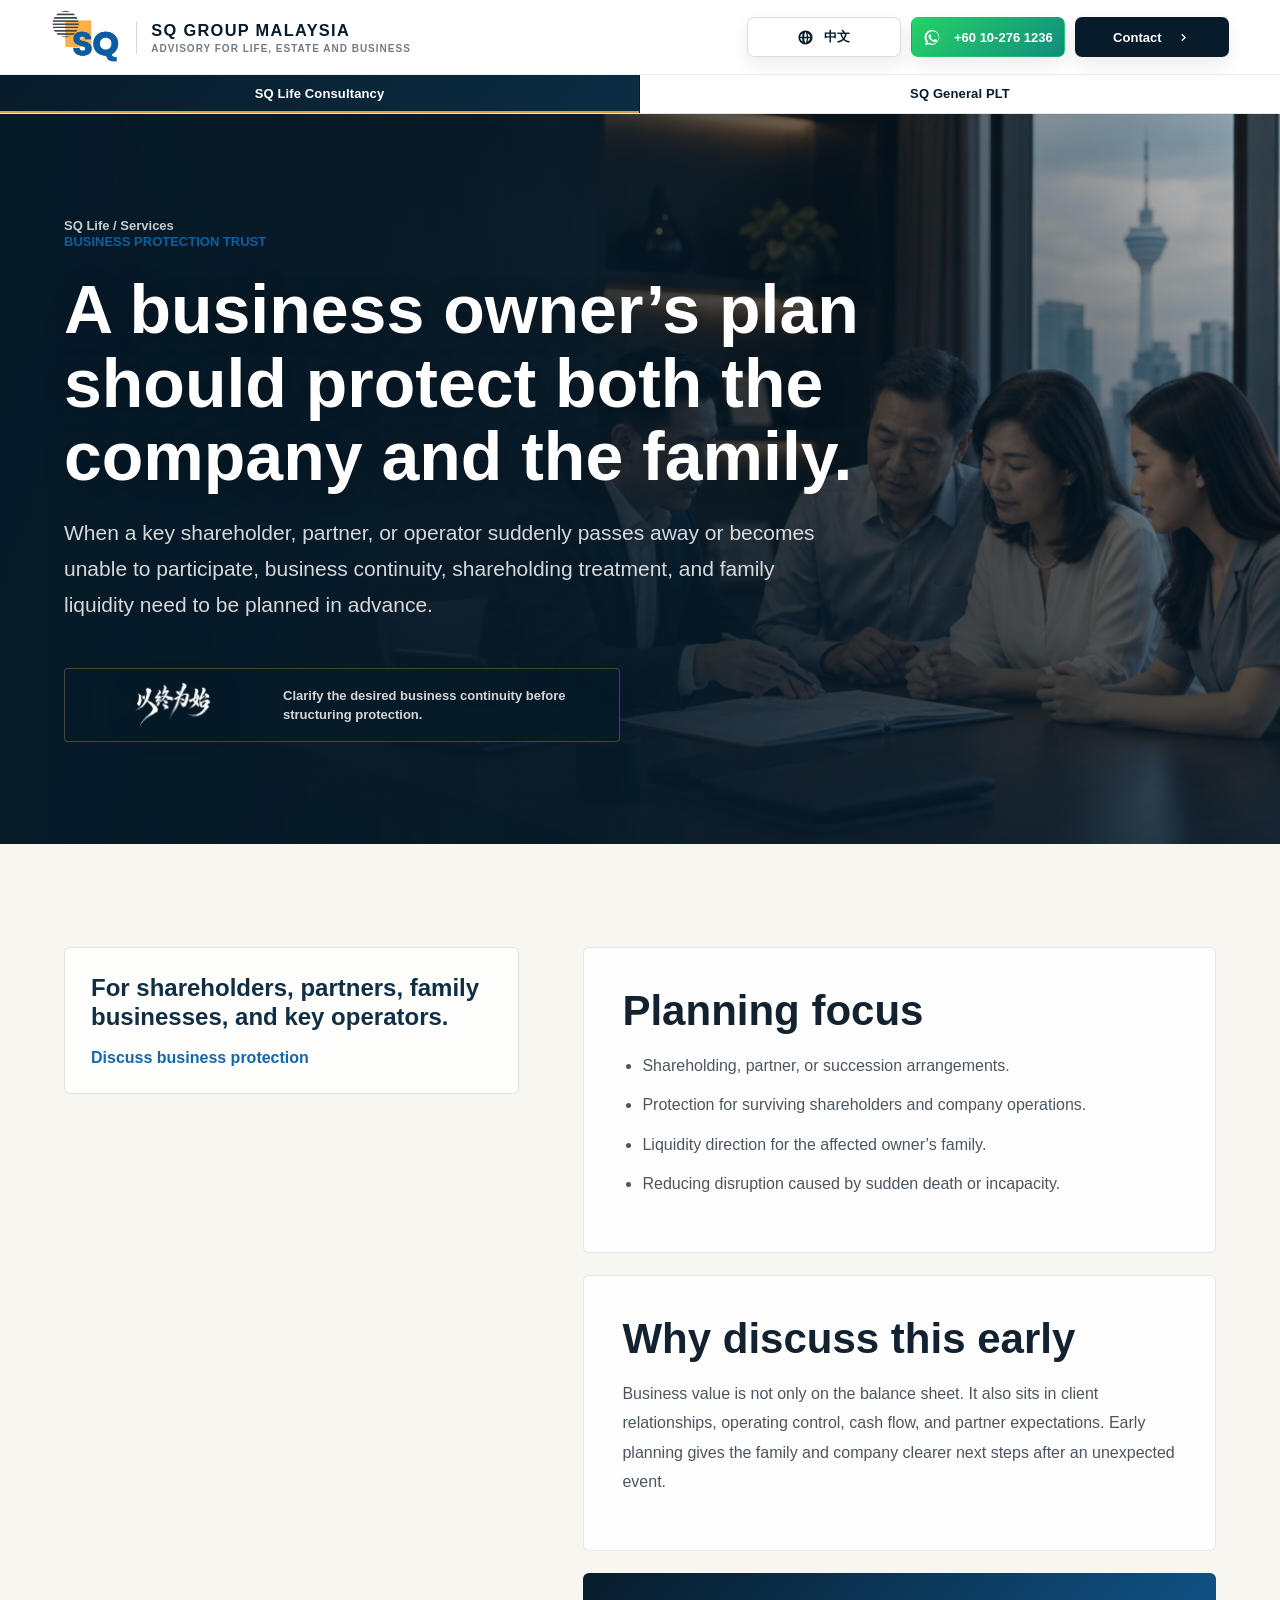
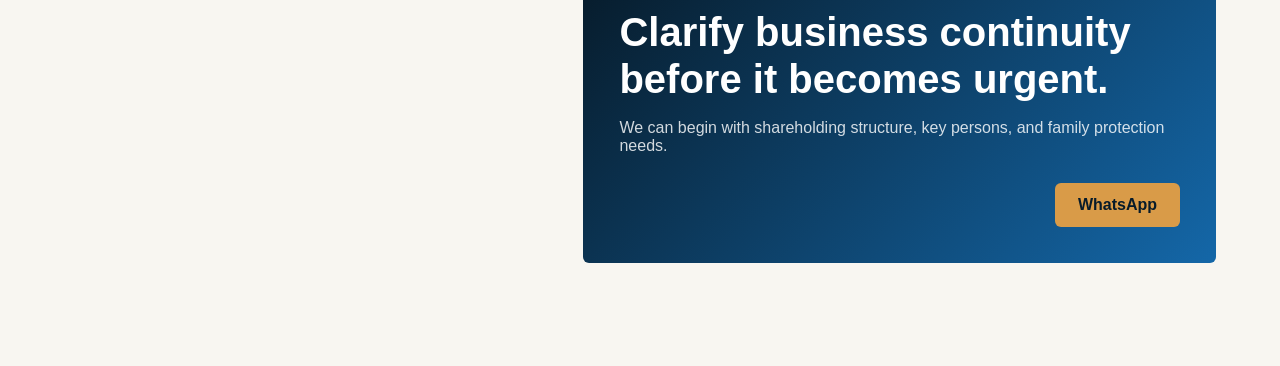
<file: legacy-business-protection-trust.html>
<!doctype html>
<html lang="en">
  <head>
    <meta charset="utf-8" />
    <meta name="viewport" content="width=device-width, initial-scale=1" />
    <title>Business Protection Trust | SQ Life Consultancy</title>
    <meta name="description" content="Business protection trust planning for Malaysian business owners, shareholders, partners, business continuity, and family liquidity planning." />
    <meta name="robots" content="index,follow" />
    <meta name="theme-color" content="#0b2d44" />
    <link rel="icon" href="/favicon.ico" sizes="any" />
    <link rel="icon" type="image/png" sizes="32x32" href="/assets/favicon-32x32.png" />
    <link rel="apple-touch-icon" href="/assets/apple-touch-icon.png" />
    <link rel="manifest" href="/site.webmanifest" />
    <link rel="canonical" href="https://www.sqgroup.com.my/legacy/business-protection-trust" />
    <link rel="alternate" hreflang="en-MY" href="https://www.sqgroup.com.my/legacy/business-protection-trust" />
    <link rel="alternate" hreflang="zh-MY" href="https://www.sqgroup.com.my/zh/legacy/business-protection-trust" />
    <link rel="alternate" hreflang="x-default" href="https://www.sqgroup.com.my/legacy/business-protection-trust" />
    <meta property="og:title" content="Business Protection Trust | SQ Life Consultancy" />
    <meta property="og:description" content="Plan business continuity, shareholding arrangements, partner protection, and family liquidity." />
    <meta property="og:url" content="https://www.sqgroup.com.my/legacy/business-protection-trust" />
    <meta property="og:image" content="https://www.sqgroup.com.my/assets/hero-legacy-malaysia.jpg" />
    <link rel="preload" as="image" href="assets/hero-legacy-malaysia.jpg" />
    <link rel="stylesheet" href="styles.css?v=20260606-header3" />
  </head>
  <body class="professional-page service-detail-page life-page" data-page-kind="legacy" data-seo-title-en="Business Protection Trust | SQ Life Consultancy" data-seo-title-zh="商业保障信托 | SQ Life Consultancy" data-seo-description-en="Business protection trust planning for Malaysian business owners, shareholders, partners, business continuity, and family liquidity planning." data-seo-description-zh="SQ Life Consultancy 协助企业主规划商业保障信托、股权安排、合伙人保障、企业延续与家属流动资金。">
    <header class="brand-switch page-header"><a class="gateway-lockup" href="/" aria-label="SQ Group Malaysia"><img src="assets/sq-logo-official.png" alt="SQ logo" /><span><strong>SQ Group Malaysia</strong><small data-zh="资产传承与风险保障顾问平台" data-en="Advisory for life, estate and business">Advisory for life, estate and business</small></span></a><nav class="page-branch-nav" aria-label="SQ service branches"><a class="brand-tab active" href="/legacy"><span>SQ Life Consultancy</span></a><a class="brand-tab" href="/gi"><span>SQ General PLT</span></a></nav><div class="gateway-actions" aria-label="SQ contact actions"><button class="language-switch" type="button" data-lang-toggle>中文</button><a class="header-whatsapp" href="https://wa.me/60102761236" target="_blank" rel="noreferrer">+60 10-276 1236</a><div class="header-contact-menu"><button class="header-contact" type="button" data-zh="联系" data-en="Contact" aria-haspopup="true" aria-expanded="false">Contact</button><div class="header-contact-dropdown" role="menu"><a href="tel:+60102761236" role="menuitem" data-zh="致电我们" data-en="Call Us">Call Us</a><a href="mailto:general@sqgroup.com.my" role="menuitem" data-zh="电邮我们" data-en="Email Us">Email Us</a></div></div></div></header>
    <main>
      <section class="detail-hero" style="--detail-image: url('assets/hero-legacy-malaysia.jpg')"><div class="detail-hero-inner reveal"><a class="breadcrumb" href="/legacy" data-zh="SQ Life / 服务" data-en="SQ Life / Services">SQ Life / Services</a><p class="eyebrow" data-zh="商业保障信托" data-en="Business Protection Trust">Business Protection Trust</p><h1 data-zh="企业主的规划，也要照顾公司与家人。" data-en="A business owner’s plan should protect both the company and the family.">A business owner’s plan should protect both the company and the family.</h1><p data-zh="当关键股东、合伙人或经营者突然离开或失去参与能力时，企业延续、股权处理与家属资金支持都需要预先设计。" data-en="When a key shareholder, partner, or operator suddenly passes away or becomes unable to participate, business continuity, shareholding treatment, and family liquidity need to be planned in advance.">When a key shareholder, partner, or operator suddenly passes away or becomes unable to participate, business continuity, shareholding treatment, and family liquidity need to be planned in advance.</p><div class="legacy-slogan-mark compact"><img src="assets/yi-zhong-wei-shi-calligraphy-transparent.png" alt="以终为始" /><span data-zh="先厘清企业最终承接，再安排保障结构。" data-en="Clarify the desired business continuity before structuring protection.">Clarify the desired business continuity before structuring protection.</span></div></div></section>
      <section class="detail-body"><aside class="detail-aside reveal"><strong data-zh="适合股东、合伙人、家族企业与关键经营者。" data-en="For shareholders, partners, family businesses, and key operators.">For shareholders, partners, family businesses, and key operators.</strong><a href="#contact" data-zh="讨论商业保障" data-en="Discuss business protection">Discuss business protection</a></aside><div class="detail-content">
        <article class="detail-panel reveal"><h2 data-zh="规划重点" data-en="Planning focus">Planning focus</h2><ul><li data-zh="股权、合伙人或继任安排。" data-en="Shareholding, partner, or succession arrangements.">Shareholding, partner, or succession arrangements.</li><li data-zh="保护存续股东与公司营运。" data-en="Protection for surviving shareholders and company operations.">Protection for surviving shareholders and company operations.</li><li data-zh="为受影响股东的家属提供流动资金方向。" data-en="Liquidity direction for the affected owner’s family.">Liquidity direction for the affected owner’s family.</li><li data-zh="降低突然死亡或失能对公司造成的中断。" data-en="Reducing disruption caused by sudden death or incapacity.">Reducing disruption caused by sudden death or incapacity.</li></ul></article>
        <article class="detail-panel reveal"><h2 data-zh="为什么需要预先讨论" data-en="Why discuss this early">Why discuss this early</h2><p data-zh="企业价值往往不只在资产负债表里，也在客户关系、经营权、现金流和伙伴之间的默契。提前规划能让家属和公司在突发情况后更清楚下一步。" data-en="Business value is not only on the balance sheet. It also sits in client relationships, operating control, cash flow, and partner expectations. Early planning gives the family and company clearer next steps after an unexpected event.">Business value is not only on the balance sheet. It also sits in client relationships, operating control, cash flow, and partner expectations. Early planning gives the family and company clearer next steps after an unexpected event.</p></article>
        <section class="detail-cta reveal" id="contact"><div><h2 data-zh="让企业延续安排先被说清楚。" data-en="Clarify business continuity before it becomes urgent.">Clarify business continuity before it becomes urgent.</h2><p data-zh="我们可以先从股权结构、关键人员与家属保障需求开始。" data-en="We can begin with shareholding structure, key persons, and family protection needs.">We can begin with shareholding structure, key persons, and family protection needs.</p></div><a class="button" href="https://wa.me/60102761236" target="_blank" rel="noreferrer">WhatsApp</a></section>
      </div></section>
    </main><nav class="mobile-action-bar" aria-label="Quick actions"><a href="tel:+60102761236" data-zh="拨电" data-en="Call">Call</a><a href="/legacy" data-zh="返回" data-en="Back">Back</a><a href="https://wa.me/60102761236" target="_blank" rel="noreferrer">WhatsApp</a></nav><script src="script.js?v=20260606-header3"></script>
  </body>
</html>
</file>
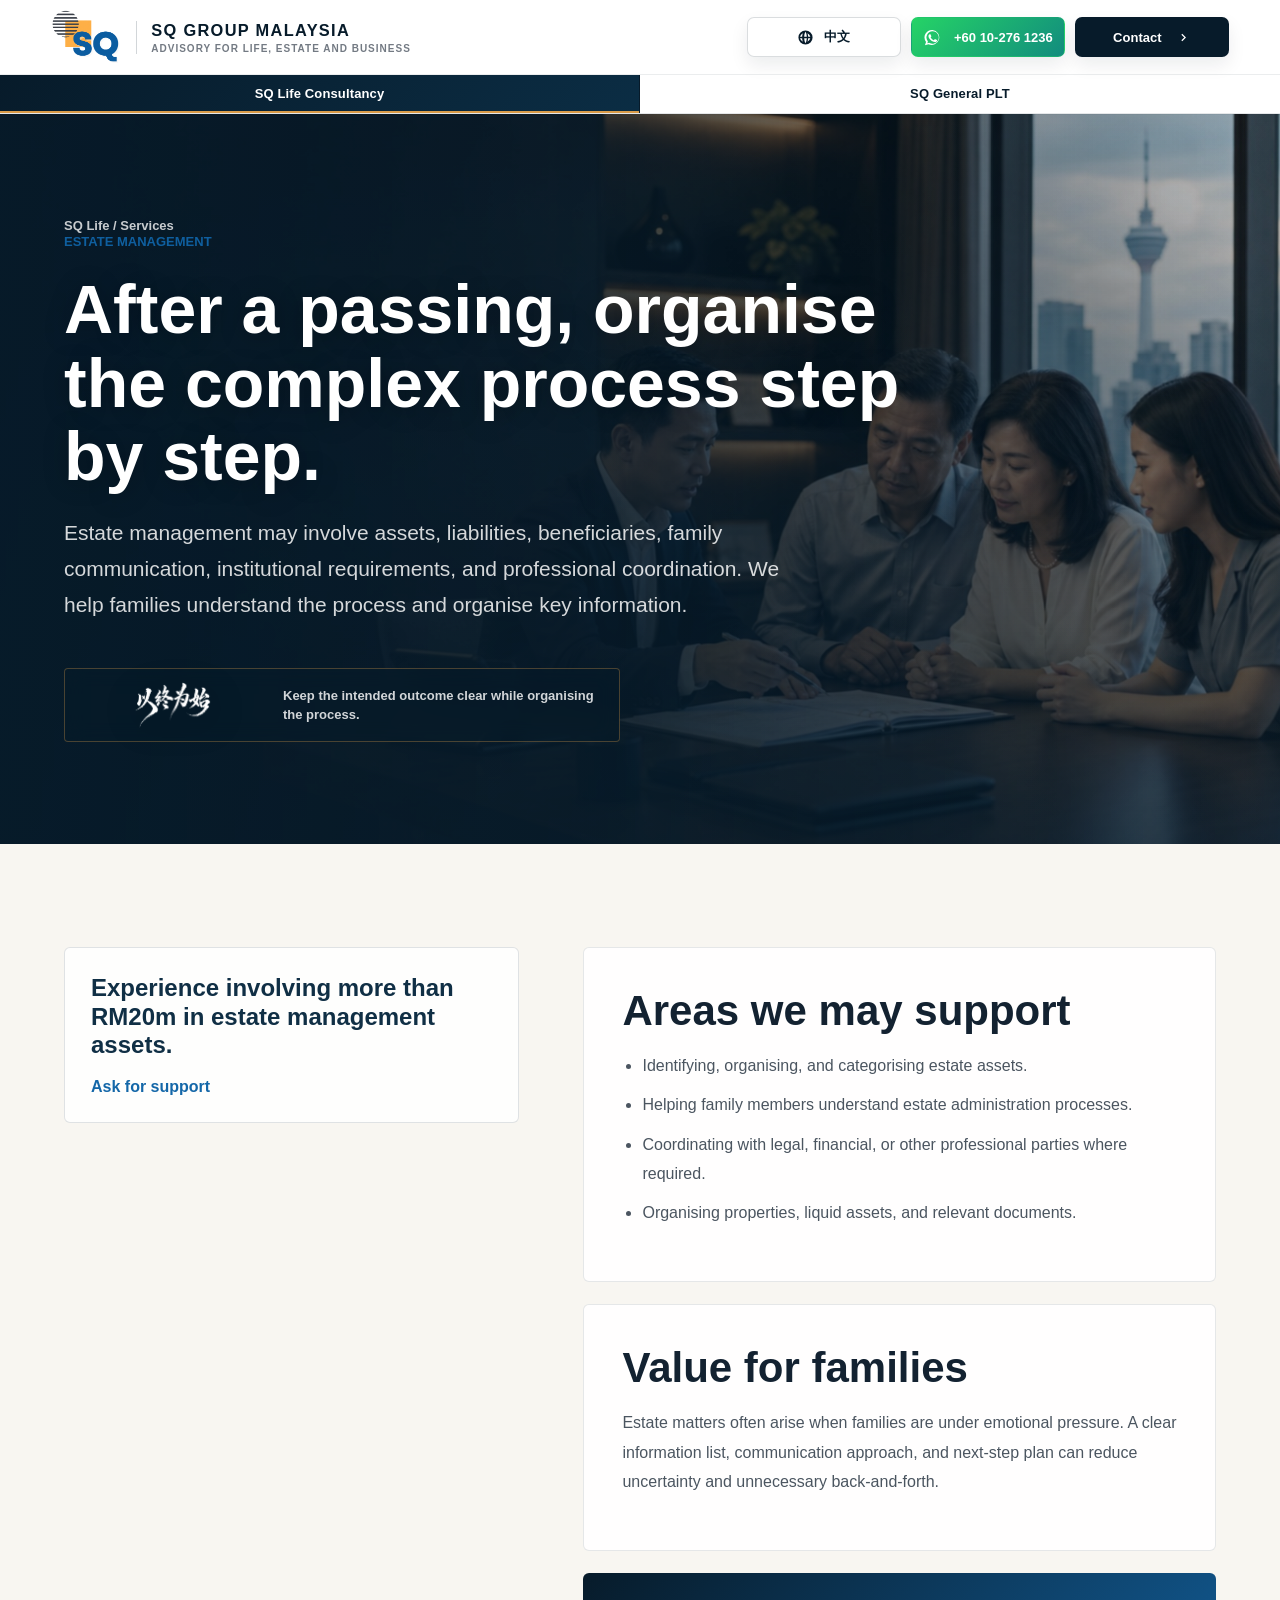
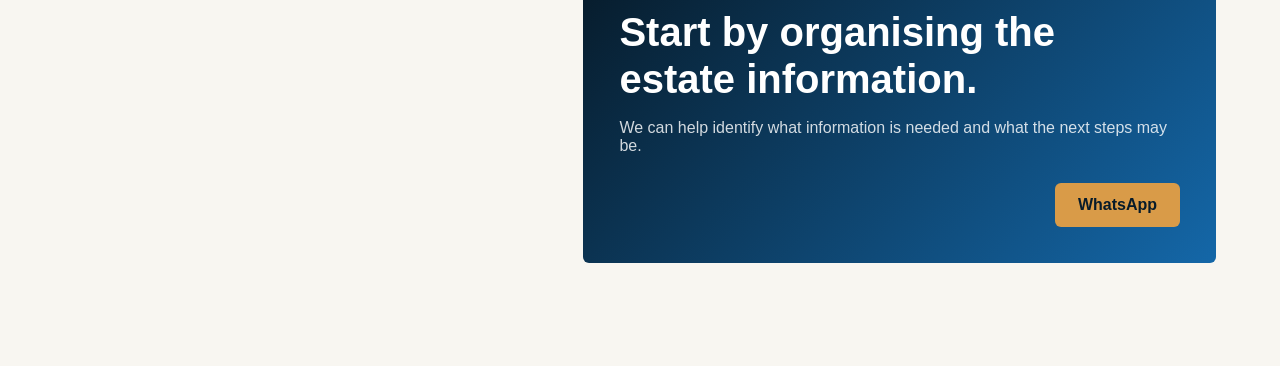
<file: legacy-estate-management.html>
<!doctype html>
<html lang="en">
  <head>
    <meta charset="utf-8" />
    <meta name="viewport" content="width=device-width, initial-scale=1" />
    <title>Estate Management | SQ Life Consultancy</title>
    <meta name="description" content="Estate management support for Malaysian families after a passing, including asset organisation, estate administration coordination, and beneficiary guidance." />
    <meta name="robots" content="index,follow" />
    <meta name="theme-color" content="#0b2d44" />
    <link rel="icon" href="/favicon.ico" sizes="any" />
    <link rel="icon" type="image/png" sizes="32x32" href="/assets/favicon-32x32.png" />
    <link rel="apple-touch-icon" href="/assets/apple-touch-icon.png" />
    <link rel="manifest" href="/site.webmanifest" />
    <link rel="canonical" href="https://www.sqgroup.com.my/legacy/estate-management" />
    <link rel="alternate" hreflang="en-MY" href="https://www.sqgroup.com.my/legacy/estate-management" />
    <link rel="alternate" hreflang="zh-MY" href="https://www.sqgroup.com.my/zh/legacy/estate-management" />
    <link rel="alternate" hreflang="x-default" href="https://www.sqgroup.com.my/legacy/estate-management" />
    <meta property="og:title" content="Estate Management | SQ Life Consultancy" />
    <meta property="og:description" content="Estate administration coordination and family support after a passing." />
    <meta property="og:url" content="https://www.sqgroup.com.my/legacy/estate-management" />
    <meta property="og:image" content="https://www.sqgroup.com.my/assets/hero-legacy-malaysia.jpg" />
    <link rel="preload" as="image" href="assets/hero-legacy-malaysia.jpg" />
    <link rel="stylesheet" href="styles.css?v=20260606-header3" />
  </head>
  <body class="professional-page service-detail-page life-page" data-page-kind="legacy" data-seo-title-en="Estate Management | SQ Life Consultancy" data-seo-title-zh="遗产管理 | SQ Life Consultancy" data-seo-description-en="Estate management support for Malaysian families after a passing, including asset organisation, estate administration coordination, and beneficiary guidance." data-seo-description-zh="SQ Life Consultancy 协助家属在亲人离世后整理遗产资产、协调遗产行政流程并理解受益人安排。">
    <header class="brand-switch page-header"><a class="gateway-lockup" href="/" aria-label="SQ Group Malaysia"><img src="assets/sq-logo-official.png" alt="SQ logo" /><span><strong>SQ Group Malaysia</strong><small data-zh="资产传承与风险保障顾问平台" data-en="Advisory for life, estate and business">Advisory for life, estate and business</small></span></a><nav class="page-branch-nav" aria-label="SQ service branches"><a class="brand-tab active" href="/legacy"><span>SQ Life Consultancy</span></a><a class="brand-tab" href="/gi"><span>SQ General PLT</span></a></nav><div class="gateway-actions" aria-label="SQ contact actions"><button class="language-switch" type="button" data-lang-toggle>中文</button><a class="header-whatsapp" href="https://wa.me/60102761236" target="_blank" rel="noreferrer">+60 10-276 1236</a><div class="header-contact-menu"><button class="header-contact" type="button" data-zh="联系" data-en="Contact" aria-haspopup="true" aria-expanded="false">Contact</button><div class="header-contact-dropdown" role="menu"><a href="tel:+60102761236" role="menuitem" data-zh="致电我们" data-en="Call Us">Call Us</a><a href="mailto:general@sqgroup.com.my" role="menuitem" data-zh="电邮我们" data-en="Email Us">Email Us</a></div></div></div></header>
    <main>
      <section class="detail-hero" style="--detail-image: url('assets/hero-legacy-malaysia.jpg')"><div class="detail-hero-inner reveal"><a class="breadcrumb" href="/legacy" data-zh="SQ Life / 服务" data-en="SQ Life / Services">SQ Life / Services</a><p class="eyebrow" data-zh="遗产管理" data-en="Estate Management">Estate Management</p><h1 data-zh="亲人离世后，把复杂流程逐步整理清楚。" data-en="After a passing, organise the complex process step by step.">After a passing, organise the complex process step by step.</h1><p data-zh="遗产管理可能涉及资产、负债、受益人、家庭沟通、机构要求与专业方协调。我们协助家属理解流程并整理关键资料。" data-en="Estate management may involve assets, liabilities, beneficiaries, family communication, institutional requirements, and professional coordination. We help families understand the process and organise key information.">Estate management may involve assets, liabilities, beneficiaries, family communication, institutional requirements, and professional coordination. We help families understand the process and organise key information.</p><div class="legacy-slogan-mark compact"><img src="assets/yi-zhong-wei-shi-calligraphy-transparent.png" alt="以终为始" /><span data-zh="先整理最终目标，再处理眼前流程。" data-en="Keep the intended outcome clear while organising the process.">Keep the intended outcome clear while organising the process.</span></div></div></section>
      <section class="detail-body"><aside class="detail-aside reveal"><strong data-zh="曾处理超过 RM20m 遗产管理资产。" data-en="Experience involving more than RM20m in estate management assets.">Experience involving more than RM20m in estate management assets.</strong><a href="#contact" data-zh="寻求协助" data-en="Ask for support">Ask for support</a></aside><div class="detail-content">
        <article class="detail-panel reveal"><h2 data-zh="我们可协助的事项" data-en="Areas we may support">Areas we may support</h2><ul><li data-zh="识别、整理和分类遗产资产。" data-en="Identifying, organising, and categorising estate assets.">Identifying, organising, and categorising estate assets.</li><li data-zh="协助家属理解遗产行政流程。" data-en="Helping family members understand estate administration processes.">Helping family members understand estate administration processes.</li><li data-zh="配合法律、财务或其他专业方要求。" data-en="Coordinating with legal, financial, or other professional parties where required.">Coordinating with legal, financial, or other professional parties where required.</li><li data-zh="整理产业、流动资产和相关文件。" data-en="Organising properties, liquid assets, and relevant documents.">Organising properties, liquid assets, and relevant documents.</li></ul></article>
        <article class="detail-panel reveal"><h2 data-zh="对家属的价值" data-en="Value for families">Value for families</h2><p data-zh="遗产处理往往发生在家属情绪最沉重的时候。清楚的资料清单、沟通方式和下一步安排，可以减少不确定和来回摸索。" data-en="Estate matters often arise when families are under emotional pressure. A clear information list, communication approach, and next-step plan can reduce uncertainty and unnecessary back-and-forth.">Estate matters often arise when families are under emotional pressure. A clear information list, communication approach, and next-step plan can reduce uncertainty and unnecessary back-and-forth.</p></article>
        <section class="detail-cta reveal" id="contact"><div><h2 data-zh="先把遗产资料整理出来。" data-en="Start by organising the estate information.">Start by organising the estate information.</h2><p data-zh="我们可以协助你判断需要准备哪些资料和下一步流程。" data-en="We can help identify what information is needed and what the next steps may be.">We can help identify what information is needed and what the next steps may be.</p></div><a class="button" href="https://wa.me/60102761236" target="_blank" rel="noreferrer">WhatsApp</a></section>
      </div></section>
    </main><nav class="mobile-action-bar" aria-label="Quick actions"><a href="tel:+60102761236" data-zh="拨电" data-en="Call">Call</a><a href="/legacy" data-zh="返回" data-en="Back">Back</a><a href="https://wa.me/60102761236" target="_blank" rel="noreferrer">WhatsApp</a></nav><script src="script.js?v=20260606-header3"></script>
  </body>
</html>
</file>
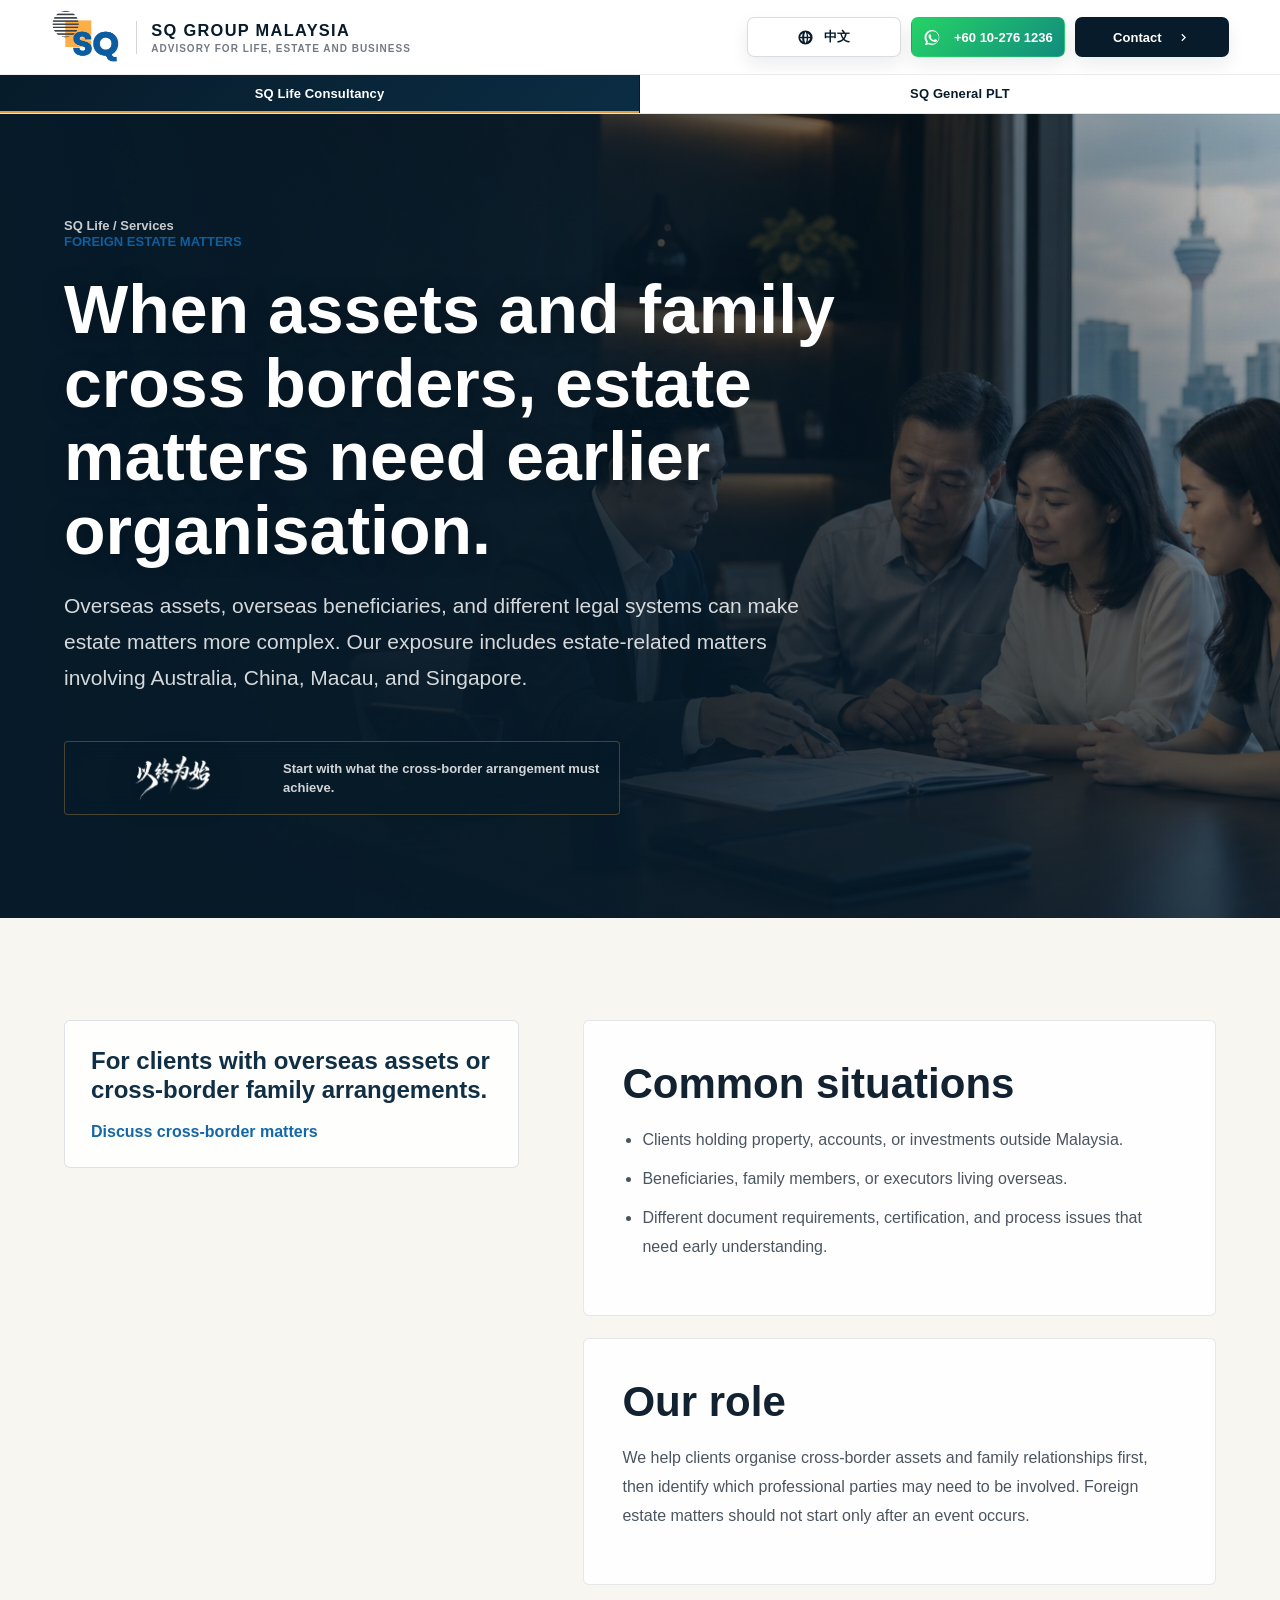
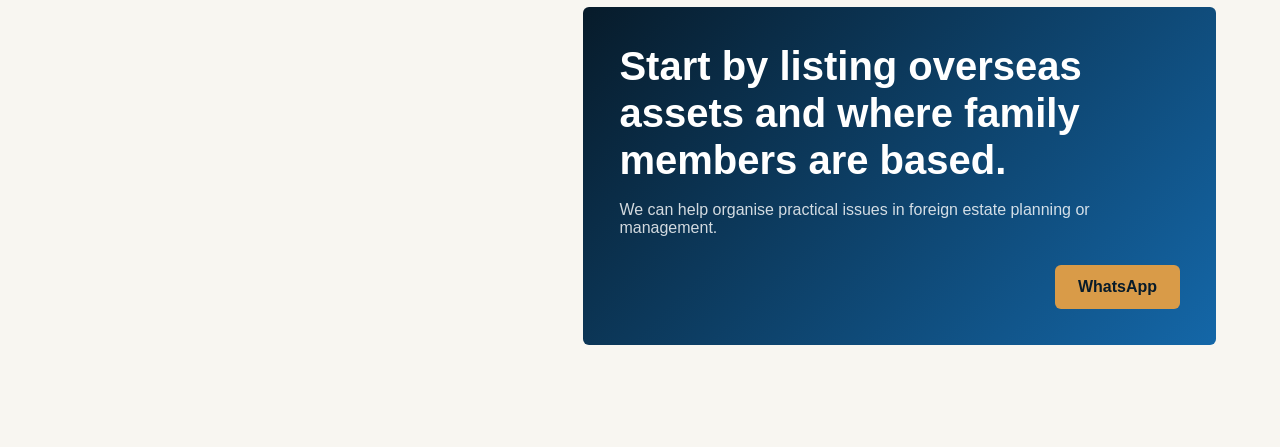
<file: legacy-foreign-estate.html>
<!doctype html>
<html lang="en">
  <head>
    <meta charset="utf-8" />
    <meta name="viewport" content="width=device-width, initial-scale=1" />
    <title>Foreign Estate Matters | SQ Life Consultancy</title>
    <meta name="description" content="Foreign estate matter support for clients with overseas assets, overseas beneficiaries, or estate exposure involving Australia, China, Macau, and Singapore." />
    <meta name="robots" content="index,follow" />
    <meta name="theme-color" content="#0b2d44" />
    <link rel="icon" href="/favicon.ico" sizes="any" />
    <link rel="icon" type="image/png" sizes="32x32" href="/assets/favicon-32x32.png" />
    <link rel="apple-touch-icon" href="/assets/apple-touch-icon.png" />
    <link rel="manifest" href="/site.webmanifest" />
    <link rel="canonical" href="https://www.sqgroup.com.my/legacy/foreign-estate" />
    <link rel="alternate" hreflang="en-MY" href="https://www.sqgroup.com.my/legacy/foreign-estate" />
    <link rel="alternate" hreflang="zh-MY" href="https://www.sqgroup.com.my/zh/legacy/foreign-estate" />
    <link rel="alternate" hreflang="x-default" href="https://www.sqgroup.com.my/legacy/foreign-estate" />
    <meta property="og:title" content="Foreign Estate Matters | SQ Life Consultancy" />
    <meta property="og:description" content="Support for overseas assets, overseas beneficiaries, and cross-border estate issues." />
    <meta property="og:url" content="https://www.sqgroup.com.my/legacy/foreign-estate" />
    <meta property="og:image" content="https://www.sqgroup.com.my/assets/hero-legacy-malaysia.jpg" />
    <link rel="preload" as="image" href="assets/hero-legacy-malaysia.jpg" />
    <link rel="stylesheet" href="styles.css?v=20260606-header3" />
  </head>
  <body class="professional-page service-detail-page life-page" data-page-kind="legacy" data-seo-title-en="Foreign Estate Matters | SQ Life Consultancy" data-seo-title-zh="跨境遗产事务 | SQ Life Consultancy" data-seo-description-en="Foreign estate matter support for clients with overseas assets, overseas beneficiaries, or estate exposure involving Australia, China, Macau, and Singapore." data-seo-description-zh="SQ Life Consultancy 协助有海外资产、海外受益人或涉及澳洲、中国、澳门、新加坡的跨境遗产事务客户整理方向。">
    <header class="brand-switch page-header"><a class="gateway-lockup" href="/" aria-label="SQ Group Malaysia"><img src="assets/sq-logo-official.png" alt="SQ logo" /><span><strong>SQ Group Malaysia</strong><small data-zh="资产传承与风险保障顾问平台" data-en="Advisory for life, estate and business">Advisory for life, estate and business</small></span></a><nav class="page-branch-nav" aria-label="SQ service branches"><a class="brand-tab active" href="/legacy"><span>SQ Life Consultancy</span></a><a class="brand-tab" href="/gi"><span>SQ General PLT</span></a></nav><div class="gateway-actions" aria-label="SQ contact actions"><button class="language-switch" type="button" data-lang-toggle>中文</button><a class="header-whatsapp" href="https://wa.me/60102761236" target="_blank" rel="noreferrer">+60 10-276 1236</a><div class="header-contact-menu"><button class="header-contact" type="button" data-zh="联系" data-en="Contact" aria-haspopup="true" aria-expanded="false">Contact</button><div class="header-contact-dropdown" role="menu"><a href="tel:+60102761236" role="menuitem" data-zh="致电我们" data-en="Call Us">Call Us</a><a href="mailto:general@sqgroup.com.my" role="menuitem" data-zh="电邮我们" data-en="Email Us">Email Us</a></div></div></div></header>
    <main>
      <section class="detail-hero" style="--detail-image: url('assets/hero-legacy-malaysia.jpg')"><div class="detail-hero-inner reveal"><a class="breadcrumb" href="/legacy" data-zh="SQ Life / 服务" data-en="SQ Life / Services">SQ Life / Services</a><p class="eyebrow" data-zh="跨境遗产事务" data-en="Foreign Estate Matters">Foreign Estate Matters</p><h1 data-zh="资产和家人跨国时，遗产安排需要更早整理。" data-en="When assets and family cross borders, estate matters need earlier organisation.">When assets and family cross borders, estate matters need earlier organisation.</h1><p data-zh="海外资产、海外受益人和不同司法制度会让遗产流程更复杂。我们曾接触澳洲、中国、澳门与新加坡相关遗产事务经验。" data-en="Overseas assets, overseas beneficiaries, and different legal systems can make estate matters more complex. Our exposure includes estate-related matters involving Australia, China, Macau, and Singapore.">Overseas assets, overseas beneficiaries, and different legal systems can make estate matters more complex. Our exposure includes estate-related matters involving Australia, China, Macau, and Singapore.</p><div class="legacy-slogan-mark compact"><img src="assets/yi-zhong-wei-shi-calligraphy-transparent.png" alt="以终为始" /><span data-zh="先看跨境安排最终要达成什么。" data-en="Start with what the cross-border arrangement must achieve.">Start with what the cross-border arrangement must achieve.</span></div></div></section>
      <section class="detail-body"><aside class="detail-aside reveal"><strong data-zh="适合拥有海外资产或跨国家庭安排的客户。" data-en="For clients with overseas assets or cross-border family arrangements.">For clients with overseas assets or cross-border family arrangements.</strong><a href="#contact" data-zh="讨论跨境情况" data-en="Discuss cross-border matters">Discuss cross-border matters</a></aside><div class="detail-content">
        <article class="detail-panel reveal"><h2 data-zh="常见情况" data-en="Common situations">Common situations</h2><ul><li data-zh="客户在马来西亚以外拥有产业、户口或投资。" data-en="Clients holding property, accounts, or investments outside Malaysia.">Clients holding property, accounts, or investments outside Malaysia.</li><li data-zh="受益人、家属或执行人居住在海外。" data-en="Beneficiaries, family members, or executors living overseas.">Beneficiaries, family members, or executors living overseas.</li><li data-zh="不同地区文件要求、认证和流程需要提前理解。" data-en="Different document requirements, certification, and process issues that need early understanding.">Different document requirements, certification, and process issues that need early understanding.</li></ul></article>
        <article class="detail-panel reveal"><h2 data-zh="我们的角色" data-en="Our role">Our role</h2><p data-zh="我们协助客户先整理跨境资产和家庭关系，再判断需要与哪些专业方配合。跨境遗产事务不应等到事情发生后才开始找资料。" data-en="We help clients organise cross-border assets and family relationships first, then identify which professional parties may need to be involved. Foreign estate matters should not start only after an event occurs.">We help clients organise cross-border assets and family relationships first, then identify which professional parties may need to be involved. Foreign estate matters should not start only after an event occurs.</p></article>
        <section class="detail-cta reveal" id="contact"><div><h2 data-zh="先列出海外资产和家属所在地区。" data-en="Start by listing overseas assets and where family members are based.">Start by listing overseas assets and where family members are based.</h2><p data-zh="我们可以协助你整理跨境遗产规划或管理的实际问题。" data-en="We can help organise practical issues in foreign estate planning or management.">We can help organise practical issues in foreign estate planning or management.</p></div><a class="button" href="https://wa.me/60102761236" target="_blank" rel="noreferrer">WhatsApp</a></section>
      </div></section>
    </main><nav class="mobile-action-bar" aria-label="Quick actions"><a href="tel:+60102761236" data-zh="拨电" data-en="Call">Call</a><a href="/legacy" data-zh="返回" data-en="Back">Back</a><a href="https://wa.me/60102761236" target="_blank" rel="noreferrer">WhatsApp</a></nav><script src="script.js?v=20260606-header3"></script>
  </body>
</html>
</file>
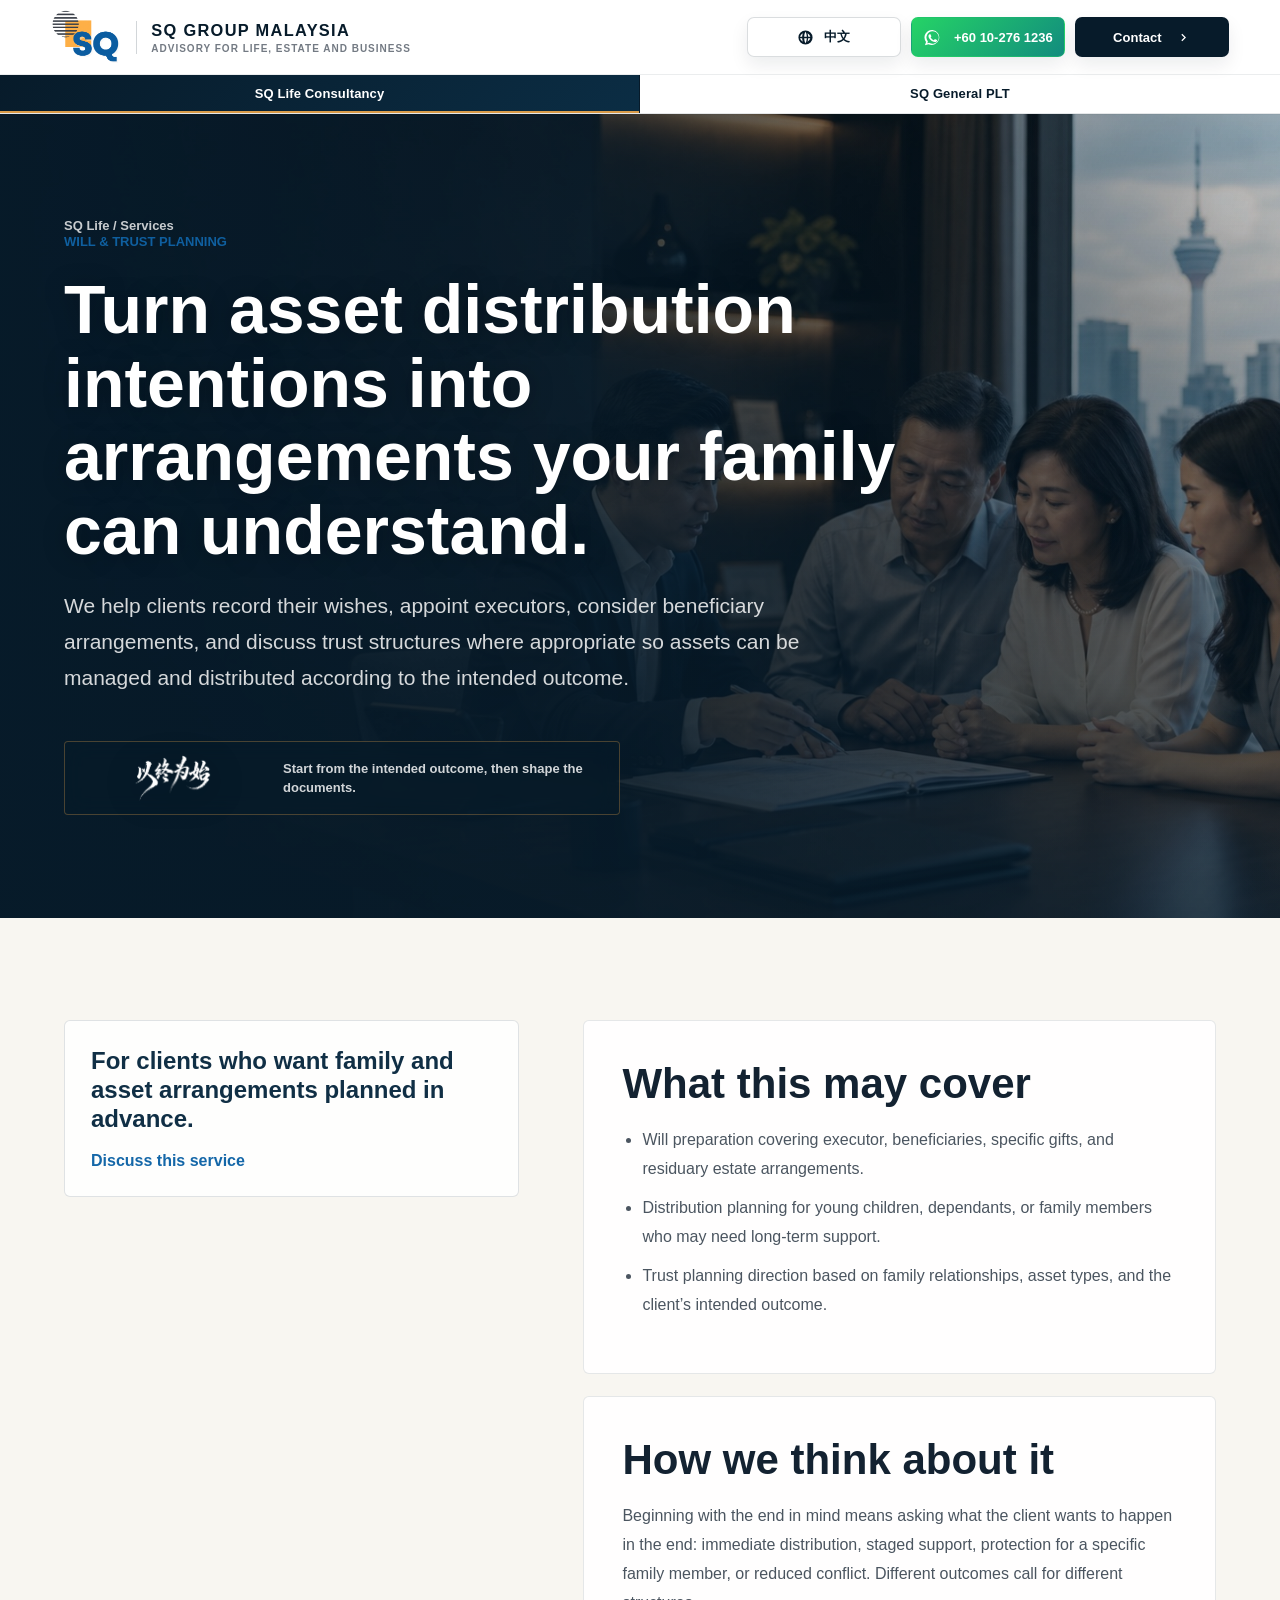
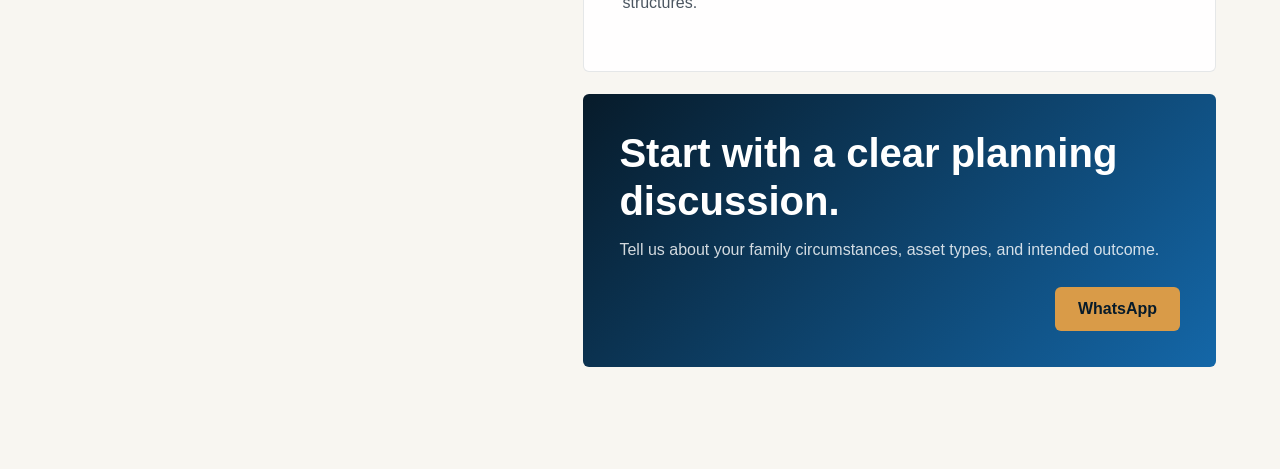
<file: legacy-will-trust-planning.html>
<!doctype html>
<html lang="en">
  <head>
    <meta charset="utf-8" />
    <meta name="viewport" content="width=device-width, initial-scale=1" />
    <title>Will & Trust Planning | SQ Life Consultancy</title>
    <meta name="description" content="Will writing and trust planning support for Malaysian families, business owners, minor beneficiaries, dependants, and structured asset distribution." />
    <meta name="robots" content="index,follow" />
    <meta name="theme-color" content="#0b2d44" />
    <link rel="icon" href="/favicon.ico" sizes="any" />
    <link rel="icon" type="image/png" sizes="32x32" href="/assets/favicon-32x32.png" />
    <link rel="apple-touch-icon" href="/assets/apple-touch-icon.png" />
    <link rel="manifest" href="/site.webmanifest" />
    <link rel="canonical" href="https://www.sqgroup.com.my/legacy/will-trust-planning" />
    <link rel="alternate" hreflang="en-MY" href="https://www.sqgroup.com.my/legacy/will-trust-planning" />
    <link rel="alternate" hreflang="zh-MY" href="https://www.sqgroup.com.my/zh/legacy/will-trust-planning" />
    <link rel="alternate" hreflang="x-default" href="https://www.sqgroup.com.my/legacy/will-trust-planning" />
    <meta property="og:title" content="Will & Trust Planning | SQ Life Consultancy" />
    <meta property="og:description" content="Plan asset distribution, family protection, and controlled support for loved ones." />
    <meta property="og:url" content="https://www.sqgroup.com.my/legacy/will-trust-planning" />
    <meta property="og:image" content="https://www.sqgroup.com.my/assets/hero-legacy-malaysia.jpg" />
    <link rel="preload" as="image" href="assets/hero-legacy-malaysia.jpg" />
    <link rel="stylesheet" href="styles.css?v=20260606-header3" />
  </head>
  <body
    class="professional-page service-detail-page life-page"
    data-page-kind="legacy"
    data-seo-title-en="Will & Trust Planning | SQ Life Consultancy"
    data-seo-title-zh="遗嘱与信托规划 | SQ Life Consultancy"
    data-seo-description-en="Will writing and trust planning support for Malaysian families, business owners, minor beneficiaries, dependants, and structured asset distribution."
    data-seo-description-zh="SQ Life Consultancy 协助马来西亚家庭、企业主、年幼子女、受照顾者及受益人安排遗嘱与信托规划。"
  >
    <header class="brand-switch page-header">
      <a class="gateway-lockup" href="/" aria-label="SQ Group Malaysia"><img src="assets/sq-logo-official.png" alt="SQ logo" /><span><strong>SQ Group Malaysia</strong><small data-zh="资产传承与风险保障顾问平台" data-en="Advisory for life, estate and business">Advisory for life, estate and business</small></span></a>
      <nav class="page-branch-nav" aria-label="SQ service branches"><a class="brand-tab active" href="/legacy"><span>SQ Life Consultancy</span></a><a class="brand-tab" href="/gi"><span>SQ General PLT</span></a></nav>
      <div class="gateway-actions" aria-label="SQ contact actions"><button class="language-switch" type="button" data-lang-toggle>中文</button><a class="header-whatsapp" href="https://wa.me/60102761236" target="_blank" rel="noreferrer">+60 10-276 1236</a><div class="header-contact-menu"><button class="header-contact" type="button" data-zh="联系" data-en="Contact" aria-haspopup="true" aria-expanded="false">Contact</button><div class="header-contact-dropdown" role="menu"><a href="tel:+60102761236" role="menuitem" data-zh="致电我们" data-en="Call Us">Call Us</a><a href="mailto:general@sqgroup.com.my" role="menuitem" data-zh="电邮我们" data-en="Email Us">Email Us</a></div></div></div>
    </header>
    <main>
      <section class="detail-hero" style="--detail-image: url('assets/hero-legacy-malaysia.jpg')">
        <div class="detail-hero-inner reveal">
          <a class="breadcrumb" href="/legacy" data-zh="SQ Life / 服务" data-en="SQ Life / Services">SQ Life / Services</a>
          <p class="eyebrow" data-zh="遗嘱与信托规划" data-en="Will & Trust Planning">Will & Trust Planning</p>
          <h1 data-zh="把资产分配意愿，变成家人看得懂的安排。" data-en="Turn asset distribution intentions into arrangements your family can understand.">Turn asset distribution intentions into arrangements your family can understand.</h1>
          <p data-zh="我们协助客户记录遗愿、选择执行人、考虑受益人安排，并在需要时讨论信托结构，让资产可以按客户最终意愿被管理和分配。" data-en="We help clients record their wishes, appoint executors, consider beneficiary arrangements, and discuss trust structures where appropriate so assets can be managed and distributed according to the intended outcome.">We help clients record their wishes, appoint executors, consider beneficiary arrangements, and discuss trust structures where appropriate so assets can be managed and distributed according to the intended outcome.</p>
          <div class="legacy-slogan-mark compact"><img src="assets/yi-zhong-wei-shi-calligraphy-transparent.png" alt="以终为始" /><span data-zh="先看最终希望，再设计文件安排。" data-en="Start from the intended outcome, then shape the documents.">Start from the intended outcome, then shape the documents.</span></div>
        </div>
      </section>
      <section class="detail-body">
        <aside class="detail-aside reveal">
          <strong data-zh="适合希望预先安排家庭和资产的人。" data-en="For clients who want family and asset arrangements planned in advance.">For clients who want family and asset arrangements planned in advance.</strong>
          <a href="#contact" data-zh="预约讨论" data-en="Discuss this service">Discuss this service</a>
        </aside>
        <div class="detail-content">
          <article class="detail-panel reveal">
            <h2 data-zh="服务范围" data-en="What this may cover">What this may cover</h2>
            <ul>
              <li data-zh="遗嘱准备，包括执行人、受益人、特定赠与和剩余遗产安排。" data-en="Will preparation covering executor, beneficiaries, specific gifts, and residuary estate arrangements.">Will preparation covering executor, beneficiaries, specific gifts, and residuary estate arrangements.</li>
              <li data-zh="为年幼子女、受照顾者或需要长期支持的家人规划分配方式。" data-en="Distribution planning for young children, dependants, or family members who may need long-term support.">Distribution planning for young children, dependants, or family members who may need long-term support.</li>
              <li data-zh="按家庭关系、资产类别和客户最终意愿讨论信托规划方向。" data-en="Trust planning direction based on family relationships, asset types, and the client’s intended outcome.">Trust planning direction based on family relationships, asset types, and the client’s intended outcome.</li>
            </ul>
          </article>
          <article class="detail-panel reveal">
            <h2 data-zh="我们的思考方式" data-en="How we think about it">How we think about it</h2>
            <p data-zh="“以终为始”代表先问：客户希望最后发生什么？是立即分配、分阶段支持、保护特定家人，还是减少冲突？答案不同，文件和结构也不同。" data-en="Beginning with the end in mind means asking what the client wants to happen in the end: immediate distribution, staged support, protection for a specific family member, or reduced conflict. Different outcomes call for different structures.">Beginning with the end in mind means asking what the client wants to happen in the end: immediate distribution, staged support, protection for a specific family member, or reduced conflict. Different outcomes call for different structures.</p>
          </article>
          <section class="detail-cta reveal" id="contact">
            <div><h2 data-zh="从一次清楚的规划讨论开始。" data-en="Start with a clear planning discussion.">Start with a clear planning discussion.</h2><p data-zh="告诉我们你的家庭情况、资产类别和希望达成的最终结果。" data-en="Tell us about your family circumstances, asset types, and intended outcome.">Tell us about your family circumstances, asset types, and intended outcome.</p></div>
            <a class="button" href="https://wa.me/60102761236" target="_blank" rel="noreferrer">WhatsApp</a>
          </section>
        </div>
      </section>
    </main>
    <nav class="mobile-action-bar" aria-label="Quick actions"><a href="tel:+60102761236" data-zh="拨电" data-en="Call">Call</a><a href="/legacy" data-zh="返回" data-en="Back">Back</a><a href="https://wa.me/60102761236" target="_blank" rel="noreferrer">WhatsApp</a></nav>
    <script src="script.js?v=20260606-header3"></script>
  </body>
</html>
</file>
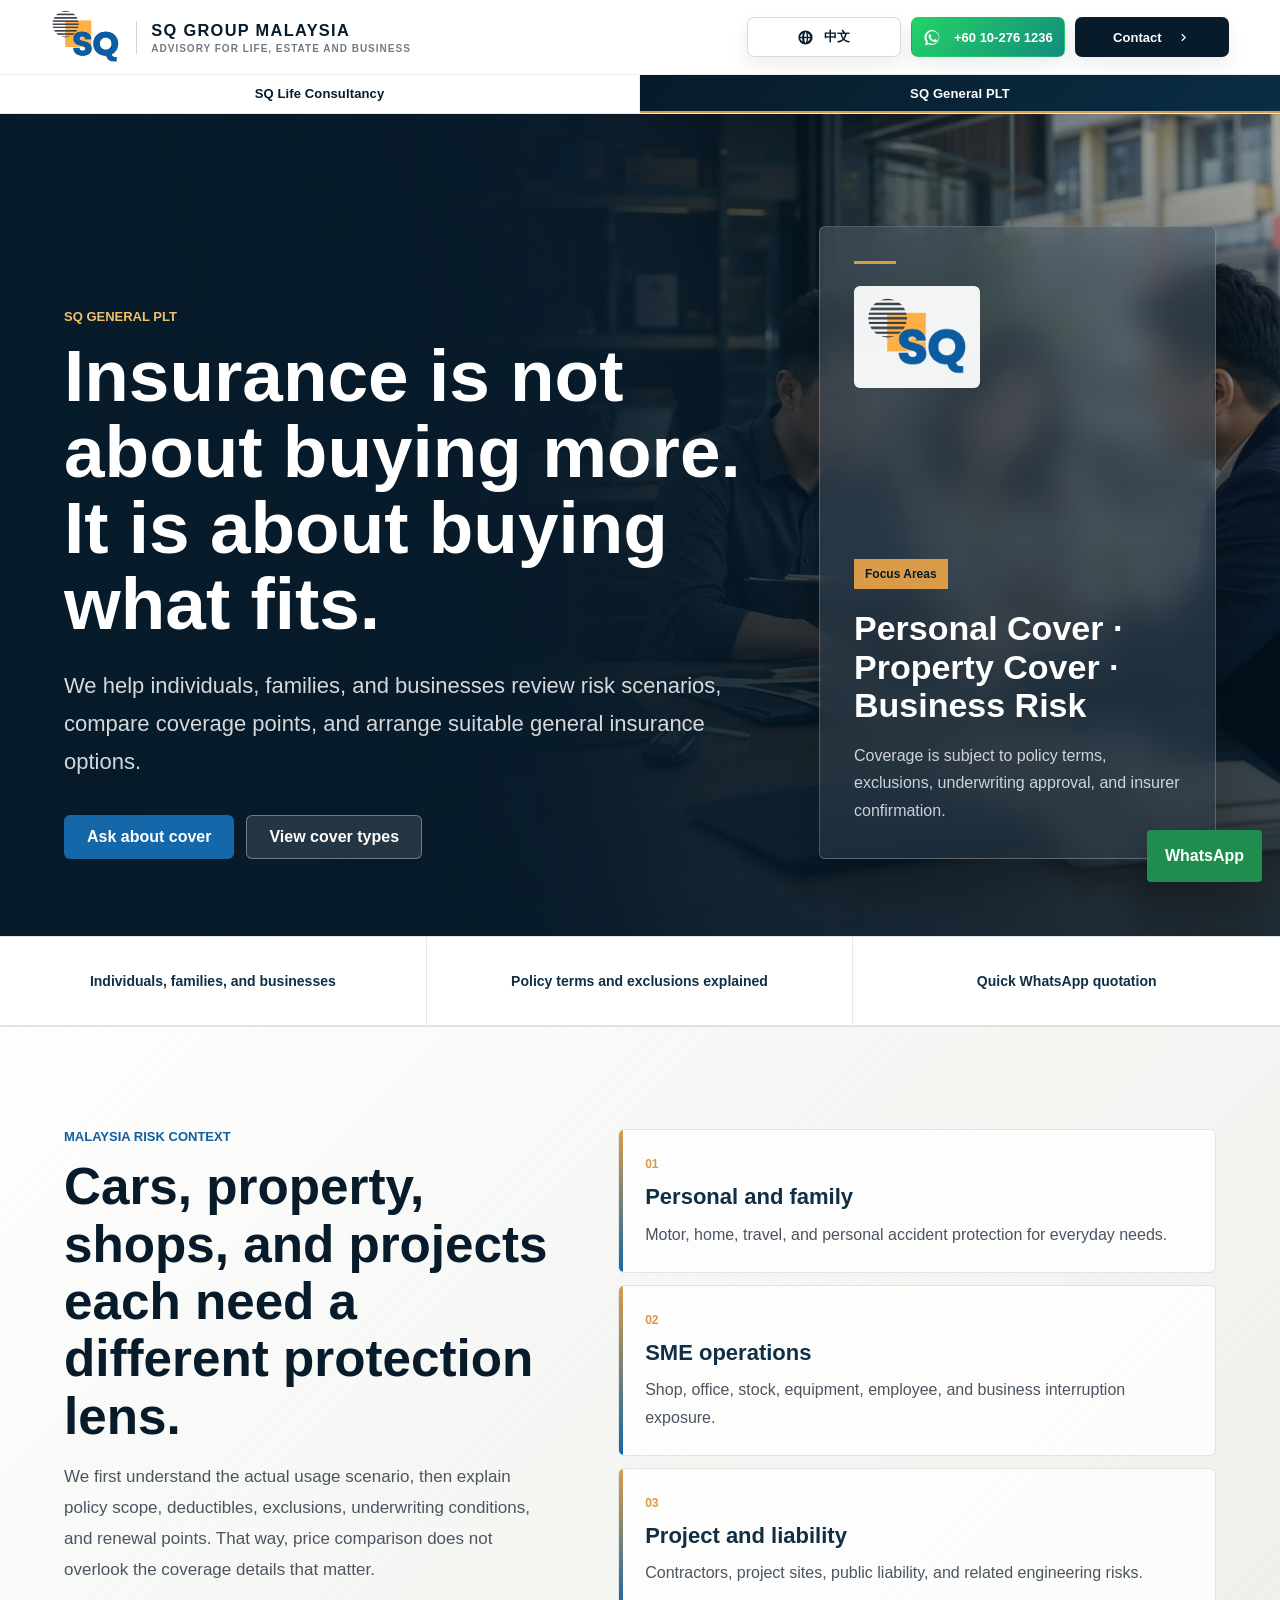
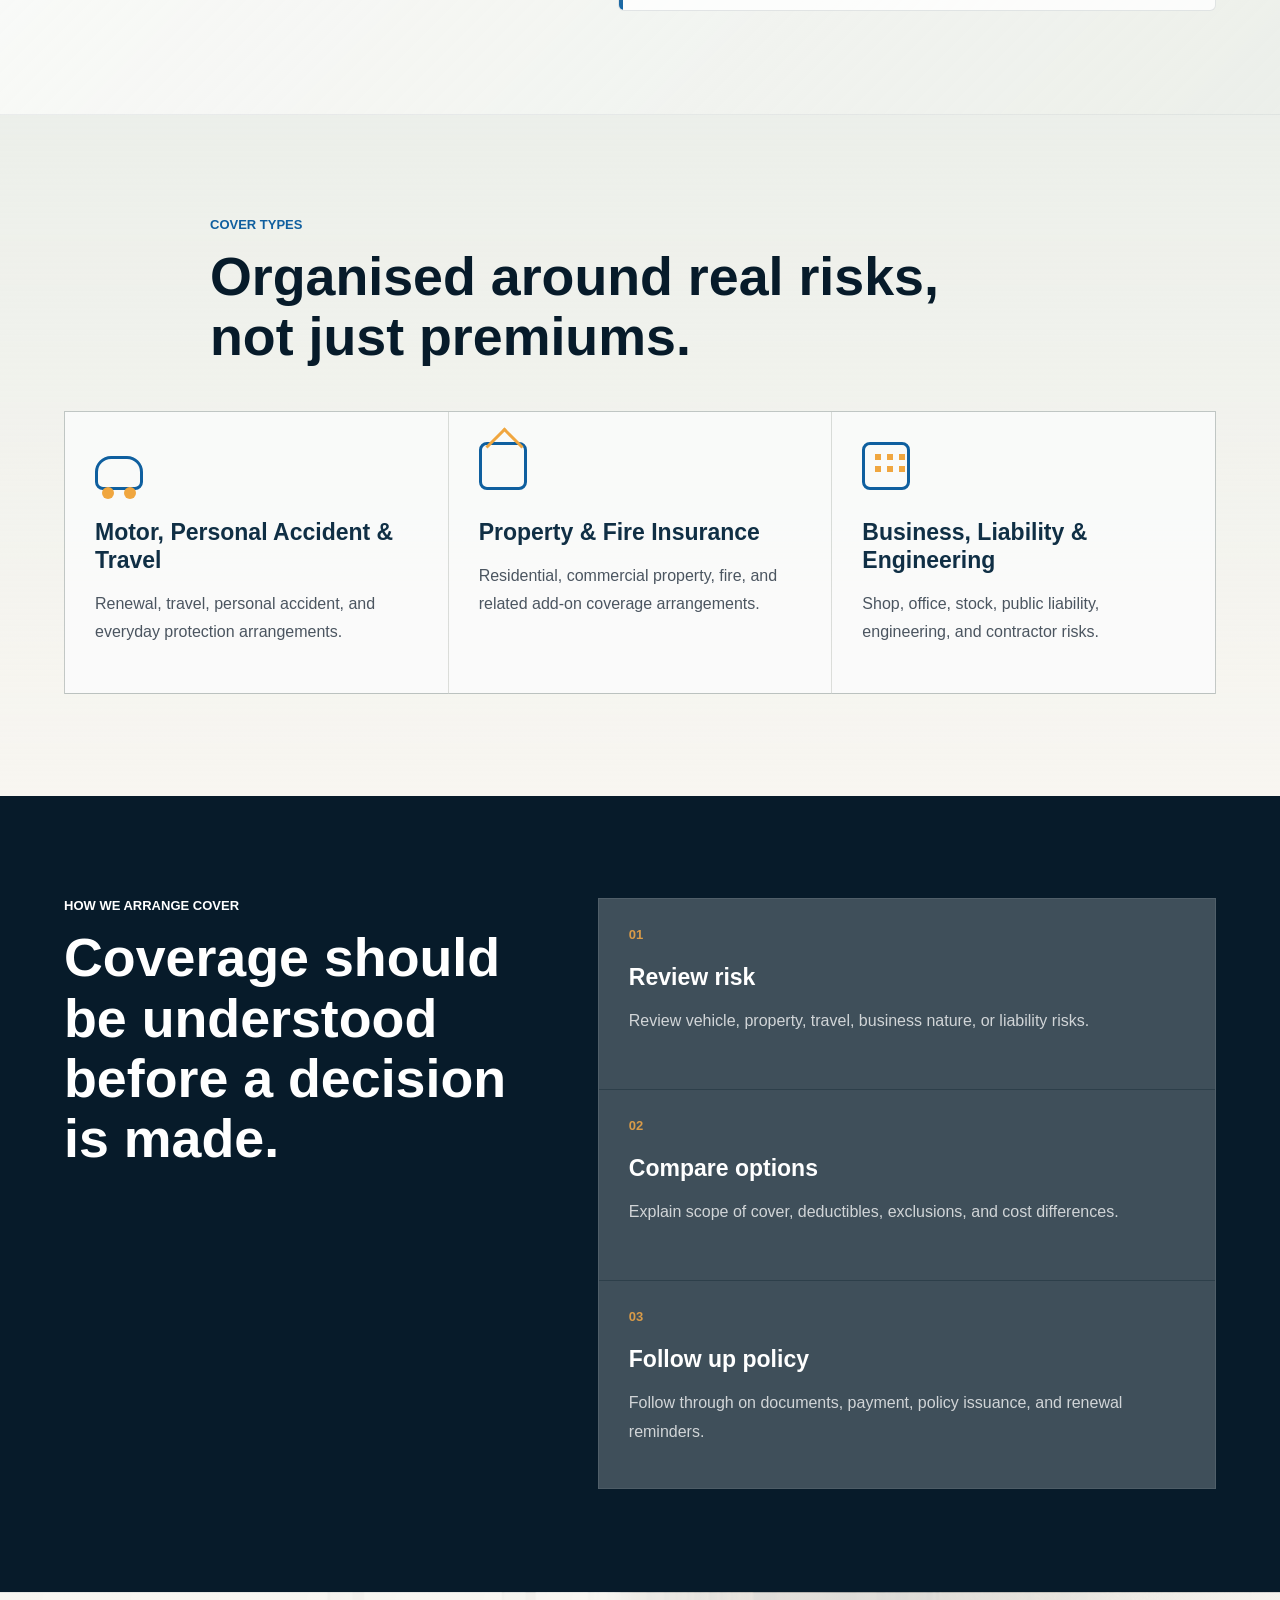
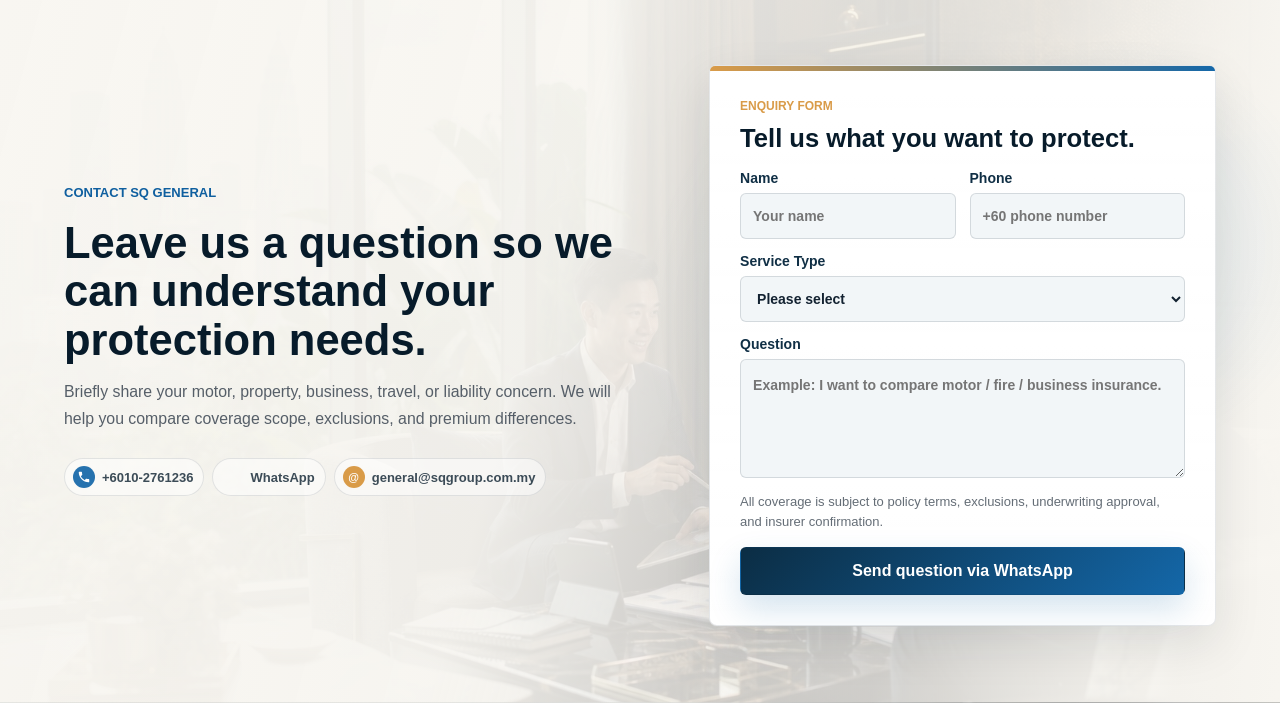
<file: sq-general.html>
<!doctype html>
<html lang="en">
  <head>
    <meta charset="utf-8" />
    <meta name="viewport" content="width=device-width, initial-scale=1" />
    <title>SQ General PLT | General Insurance Agency Malaysia</title>
    <meta
      name="description"
      content="SQ General PLT in Kuala Lumpur helps individuals, families, and businesses arrange motor, home, travel, personal accident, business, and engineering insurance."
    />
    <meta name="robots" content="index,follow" />
    <meta name="theme-color" content="#0b2d44" />
    <link rel="icon" href="/favicon.ico" sizes="any" />
    <link rel="icon" type="image/png" sizes="32x32" href="/assets/favicon-32x32.png" />
    <link rel="apple-touch-icon" href="/assets/apple-touch-icon.png" />
    <link rel="manifest" href="/site.webmanifest" />
    <link rel="canonical" href="https://www.sqgroup.com.my/gi" />
    <link rel="alternate" hreflang="en-MY" href="https://www.sqgroup.com.my/gi" />
    <link rel="alternate" hreflang="zh-MY" href="https://www.sqgroup.com.my/zh/gi" />
    <link rel="alternate" hreflang="x-default" href="https://www.sqgroup.com.my/gi" />
    <meta property="og:type" content="website" />
    <meta property="og:site_name" content="SQ Group Malaysia" />
    <meta property="og:title" content="SQ General PLT | General Insurance Agency Malaysia" />
    <meta property="og:description" content="Motor, home, travel, personal accident, business, liability, and engineering insurance support." />
    <meta property="og:url" content="https://www.sqgroup.com.my/gi" />
    <meta property="og:image" content="https://www.sqgroup.com.my/assets/sq-logo-official.png" />
    <meta name="twitter:card" content="summary_large_image" />
    <link rel="preload" as="image" href="assets/hero-gi-malaysia.jpg" />
    <link rel="stylesheet" href="styles.css?v=20260606-header3" />
    <script type="application/ld+json">
      {
        "@context": "https://schema.org",
        "@type": "InsuranceAgency",
        "@id": "https://www.sqgroup.com.my/gi#business",
        "name": "SQ General PLT",
        "url": "https://www.sqgroup.com.my/gi",
        "logo": "https://www.sqgroup.com.my/assets/sq-logo-official.png",
        "image": "https://www.sqgroup.com.my/assets/sq-logo-official.png",
        "telephone": "+60102761236",
        "email": "general@sqgroup.com.my",
        "priceRange": "$$",
        "areaServed": ["Kuala Lumpur", "Malaysia"],
        "address": {
          "@type": "PostalAddress",
          "streetAddress": "A-13A-19, the Scott Garden, Jalan Klang Lama",
          "postalCode": "58200",
          "addressLocality": "Kuala Lumpur",
          "addressRegion": "Wilayah Persekutuan Kuala Lumpur",
          "addressCountry": "MY"
        },
        "openingHoursSpecification": [
          {
            "@type": "OpeningHoursSpecification",
            "dayOfWeek": ["Monday", "Tuesday", "Wednesday", "Thursday", "Friday", "Saturday", "Sunday"],
            "opens": "00:00",
            "closes": "23:59"
          }
        ],
        "hasOfferCatalog": {
          "@type": "OfferCatalog",
          "name": "General insurance services",
          "itemListElement": [
            { "@type": "Offer", "itemOffered": { "@type": "Service", "name": "Motor insurance" } },
            { "@type": "Offer", "itemOffered": { "@type": "Service", "name": "Home and fire insurance" } },
            { "@type": "Offer", "itemOffered": { "@type": "Service", "name": "Business and engineering insurance" } },
            { "@type": "Offer", "itemOffered": { "@type": "Service", "name": "Travel and personal accident insurance" } }
          ]
        }
      }
    </script>
  </head>
  <body class="professional-page general-page">
    <header class="brand-switch page-header">
      <a class="gateway-lockup" href="/" aria-label="SQ Group Malaysia">
        <img src="assets/sq-logo-official.png" alt="SQ logo" />
        <span>
          <strong>SQ Group Malaysia</strong>
          <small data-zh="资产传承与风险保障顾问平台" data-en="Advisory for life, estate and business">Advisory for life, estate and business</small>
        </span>
      </a>
      <nav class="page-branch-nav" aria-label="SQ service branches">
        <a class="brand-tab" href="/legacy"><span>SQ Life Consultancy</span></a>
        <a class="brand-tab active" href="/gi"><span>SQ General PLT</span></a>
      </nav>
      <div class="gateway-actions" aria-label="SQ contact actions">
        <button class="language-switch" type="button" data-lang-toggle>中文</button>
        <a class="header-whatsapp" href="https://wa.me/60102761236" target="_blank" rel="noreferrer">+60 10-276 1236</a>
        <div class="header-contact-menu">
          <button class="header-contact" type="button" data-zh="联系" data-en="Contact" aria-haspopup="true" aria-expanded="false">Contact</button>
          <div class="header-contact-dropdown" role="menu">
            <a href="tel:+60102761236" role="menuitem" data-zh="致电我们" data-en="Call Us">Call Us</a>
            <a href="mailto:general@sqgroup.com.my" role="menuitem" data-zh="电邮我们" data-en="Email Us">Email Us</a>
          </div>
        </div>
      </div>
    </header>

    <main>
      <section class="advisor-hero general-advisor-hero">
        <div class="advisor-hero-copy reveal">
          <p class="eyebrow">SQ General PLT</p>
          <h1
            data-zh="保险不是买得越多越好，而是要买得合适。"
            data-en="Insurance is not about buying more. It is about buying what fits."
          >Insurance is not about buying more. It is about buying what fits.</h1>
          <p
            data-zh="我们协助个人、家庭及企业了解实际风险、比较保障范围，并安排合适的杂险方案，让客户在价格之外，也看清真正重要的保障细节。"
            data-en="We help individuals, families, and businesses review risk scenarios, compare coverage points, and arrange suitable general insurance options."
          >We help individuals, families, and businesses review risk scenarios, compare coverage points, and arrange suitable general insurance options.</p>
          <div class="hero-actions">
            <a class="button primary" href="https://wa.me/60102761236" target="_blank" rel="noreferrer" data-zh="查询保障" data-en="Ask about cover">Ask about cover</a>
            <a class="button secondary light" href="#insurance-products" data-zh="查看保险类别" data-en="View cover types">View cover types</a>
          </div>
        </div>
        <aside class="advisor-hero-card reveal" aria-label="SQ General focus areas">
          <img src="assets/sq-logo-official.png" alt="" />
          <span data-zh="服务重点" data-en="Focus Areas">Focus Areas</span>
          <strong data-zh="个人保障 · 产业保障 · 企业风险" data-en="Personal Cover · Property Cover · Business Risk">Personal Cover · Property Cover · Business Risk</strong>
          <p data-zh="所有保障均须以保单条款、除外责任、承保审核及保险公司最终确认为准。" data-en="Coverage is subject to policy terms, exclusions, underwriting approval, and insurer confirmation.">Coverage is subject to policy terms, exclusions, underwriting approval, and insurer confirmation.</p>
        </aside>
      </section>

      <section class="credibility-strip" aria-label="SQ General service summary">
        <div><span data-zh="个人、家庭及企业" data-en="Individuals, families, and businesses">Individuals, families, and businesses</span></div>
        <div><span data-zh="条款与除外责任说明" data-en="Policy terms and exclusions explained">Policy terms and exclusions explained</span></div>
        <div><span data-zh="WhatsApp 快速询价" data-en="Quick WhatsApp quotation">Quick WhatsApp quotation</span></div>
      </section>

      <section class="section local-context-section gi-context">
        <div class="local-context-copy reveal">
          <p class="eyebrow" data-zh="马来西亚风险场景" data-en="Malaysia Risk Context">Malaysia Risk Context</p>
          <h2 data-zh="车辆、产业、店铺及工程项目，面对的风险各不相同。" data-en="Cars, property, shops, and projects each need a different protection lens.">Cars, property, shops, and projects each need a different protection lens.</h2>
          <p data-zh="我们会先了解实际使用情况，再说明保障范围、自付额、除外责任、承保条件及续保事项。这样在比较价格时，也不会忽略真正影响理赔及保障效果的关键条款。" data-en="We first understand the actual usage scenario, then explain policy scope, deductibles, exclusions, underwriting conditions, and renewal points. That way, price comparison does not overlook the coverage details that matter.">We first understand the actual usage scenario, then explain policy scope, deductibles, exclusions, underwriting conditions, and renewal points. That way, price comparison does not overlook the coverage details that matter.</p>
        </div>
        <div class="local-context-points">
          <article class="context-point reveal"><span data-zh="01" data-en="01">01</span><strong data-zh="个人与家庭" data-en="Personal and family">Personal and family</strong><p data-zh="车险、住家、旅游及个人意外保障，覆盖日常生活中的常见风险。" data-en="Motor, home, travel, and personal accident protection for everyday needs.">Motor, home, travel, and personal accident protection for everyday needs.</p></article>
          <article class="context-point reveal"><span data-zh="02" data-en="02">02</span><strong data-zh="中小企业营运" data-en="SME operations">SME operations</strong><p data-zh="店铺、办公室、存货、设备、员工及业务中断等营运风险。" data-en="Shop, office, stock, equipment, employee, and business interruption exposure.">Shop, office, stock, equipment, employee, and business interruption exposure.</p></article>
          <article class="context-point reveal"><span data-zh="03" data-en="03">03</span><strong data-zh="工程与责任风险" data-en="Project and liability">Project and liability</strong><p data-zh="承包商、工程现场、公众责任及相关工程保险风险。" data-en="Contractors, project sites, public liability, and related engineering risks.">Contractors, project sites, public liability, and related engineering risks.</p></article>
        </div>
      </section>

      <section class="section professional-section" id="insurance-products">
        <div class="section-heading refined">
          <p class="eyebrow" data-zh="保险类别" data-en="Cover Types">Cover Types</p>
          <h2 data-zh="按实际风险整理保障，而不只是比较保费。" data-en="Organised around real risks, not just premiums.">Organised around real risks, not just premiums.</h2>
        </div>
        <div class="cover-grid">
          <a class="cover-card reveal" href="/gi/motor-personal-travel"><span class="finder-symbol motor"></span><h3 data-zh="车险、个人意外与旅游" data-en="Motor, Personal Accident & Travel">Motor, Personal Accident & Travel</h3><p data-zh="处理车险续保、旅游保险、个人意外及日常保障安排。" data-en="Renewal, travel, personal accident, and everyday protection arrangements.">Renewal, travel, personal accident, and everyday protection arrangements.</p></a>
          <a class="cover-card reveal" href="/gi/property-fire"><span class="finder-symbol home"></span><h3 data-zh="产业与火险" data-en="Property & Fire Insurance">Property & Fire Insurance</h3><p data-zh="住宅、商业产业、火险及相关附加保障安排。" data-en="Residential, commercial property, fire, and related add-on coverage arrangements.">Residential, commercial property, fire, and related add-on coverage arrangements.</p></a>
          <a class="cover-card reveal" href="/gi/business-liability-engineering"><span class="finder-symbol business"></span><h3 data-zh="商业、责任与工程险" data-en="Business, Liability & Engineering">Business, Liability & Engineering</h3><p data-zh="涵盖店铺、办公室、存货、公众责任、工程及承包商相关风险。" data-en="Shop, office, stock, public liability, engineering, and contractor risks.">Shop, office, stock, public liability, engineering, and contractor risks.</p></a>
        </div>
      </section>

      <section class="section method-section">
        <div class="method-copy">
          <p class="eyebrow" data-zh="安排方式" data-en="How We Arrange Cover">How We Arrange Cover</p>
          <h2 data-zh="在决定投保前，先把保障内容看明白。" data-en="Coverage should be understood before a decision is made.">Coverage should be understood before a decision is made.</h2>
        </div>
        <div class="method-list">
          <article class="method-item reveal"><span>01</span><h3 data-zh="了解风险" data-en="Review risk">Review risk</h3><p data-zh="了解车辆、产业、旅游、业务性质或潜在责任风险。" data-en="Review vehicle, property, travel, business nature, or liability risks.">Review vehicle, property, travel, business nature, or liability risks.</p></article>
          <article class="method-item reveal"><span>02</span><h3 data-zh="比较方案" data-en="Compare options">Compare options</h3><p data-zh="说明保障范围、自付额、除外责任及保费差异。" data-en="Explain scope of cover, deductibles, exclusions, and cost differences.">Explain scope of cover, deductibles, exclusions, and cost differences.</p></article>
          <article class="method-item reveal"><span>03</span><h3 data-zh="跟进保单" data-en="Follow up policy">Follow up policy</h3><p data-zh="跟进文件、付款、保单签发及续保提醒事项。" data-en="Follow through on documents, payment, policy issuance, and renewal reminders.">Follow through on documents, payment, policy issuance, and renewal reminders.</p></article>
        </div>
      </section>

      <section class="section contact professional-contact" id="contact">
        <div class="contact-copy reveal">
          <p class="eyebrow" data-zh="联系 SQ General" data-en="Contact SQ General">Contact SQ General</p>
          <h2 data-zh="留下你的问题，让我们了解你的保障需要。" data-en="Leave us a question so we can understand your protection needs.">Leave us a question so we can understand your protection needs.</h2>
          <p class="contact-lede" data-zh="简单说明车辆、产业、商业、旅游或责任风险即可。我们会协助你看清保障范围、除外责任及保费差异。" data-en="Briefly share your motor, property, business, travel, or liability concern. We will help you compare coverage scope, exclusions, and premium differences.">Briefly share your motor, property, business, travel, or liability concern. We will help you compare coverage scope, exclusions, and premium differences.</p>
          <div class="contact-methods">
            <a href="tel:+60102761236">+6010-2761236</a>
            <a href="https://wa.me/60102761236" target="_blank" rel="noreferrer">WhatsApp</a>
            <a href="mailto:general@sqgroup.com.my">general@sqgroup.com.my</a>
          </div>
        </div>
        <form class="contact-form reveal" id="contact-form">
          <div class="form-header">
            <span data-zh="咨询表格" data-en="Enquiry Form">Enquiry Form</span>
            <h3 data-zh="告诉我们你想保障什么。" data-en="Tell us what you want to protect.">Tell us what you want to protect.</h3>
          </div>
          <div class="form-grid">
            <label><span data-zh="姓名" data-en="Name">Name</span><input name="name" type="text" required data-placeholder-zh="你的姓名" data-placeholder-en="Your name" /></label>
            <label><span data-zh="电话" data-en="Phone">Phone</span><input name="phone" type="tel" required data-placeholder-zh="+60 电话号码" data-placeholder-en="+60 phone number" /></label>
          </div>
          <label>
            <span data-zh="服务类型" data-en="Service Type">Service Type</span>
            <select name="service" required>
              <option value="" data-zh="请选择" data-en="Please select">Please select</option>
              <option data-zh="汽车保险" data-en="Motor insurance">Motor insurance</option>
              <option data-zh="房屋 / 火险" data-en="Home / fire insurance">Home / fire insurance</option>
              <option data-zh="个人意外 / 旅游保险" data-en="Personal accident / travel">Personal accident / travel</option>
              <option data-zh="商业 / 工程保险" data-en="Business / engineering insurance">Business / engineering insurance</option>
            </select>
          </label>
          <label>
            <span data-zh="想咨询的问题" data-en="Question">Question</span>
            <textarea name="question" rows="4" data-placeholder-zh="例如：我想比较车险 / 火险 / 商业保险。" data-placeholder-en="Example: I want to compare motor / fire / business insurance."></textarea>
          </label>
          <p class="form-note" data-zh="所有保障均须以保单条款、除外责任、承保审核及保险公司最终确认为准。" data-en="All coverage is subject to policy terms, exclusions, underwriting approval, and insurer confirmation.">All coverage is subject to policy terms, exclusions, underwriting approval, and insurer confirmation.</p>
          <button class="button primary" type="submit" data-zh="通过 WhatsApp 发送问题" data-en="Send question via WhatsApp">Send question via WhatsApp</button>
        </form>
      </section>
    </main>

    <a class="floating-whatsapp" href="https://wa.me/60102761236" target="_blank" rel="noreferrer">WhatsApp</a>
    <nav class="mobile-action-bar" aria-label="Quick actions">
      <a href="tel:+60102761236" data-zh="拨电" data-en="Call">Call</a>
      <a href="#contact" data-zh="表格" data-en="Form">Form</a>
      <a href="https://wa.me/60102761236" target="_blank" rel="noreferrer">WhatsApp</a>
    </nav>
    <script src="script.js?v=20260606-header3"></script>
  </body>
</html>
</file>
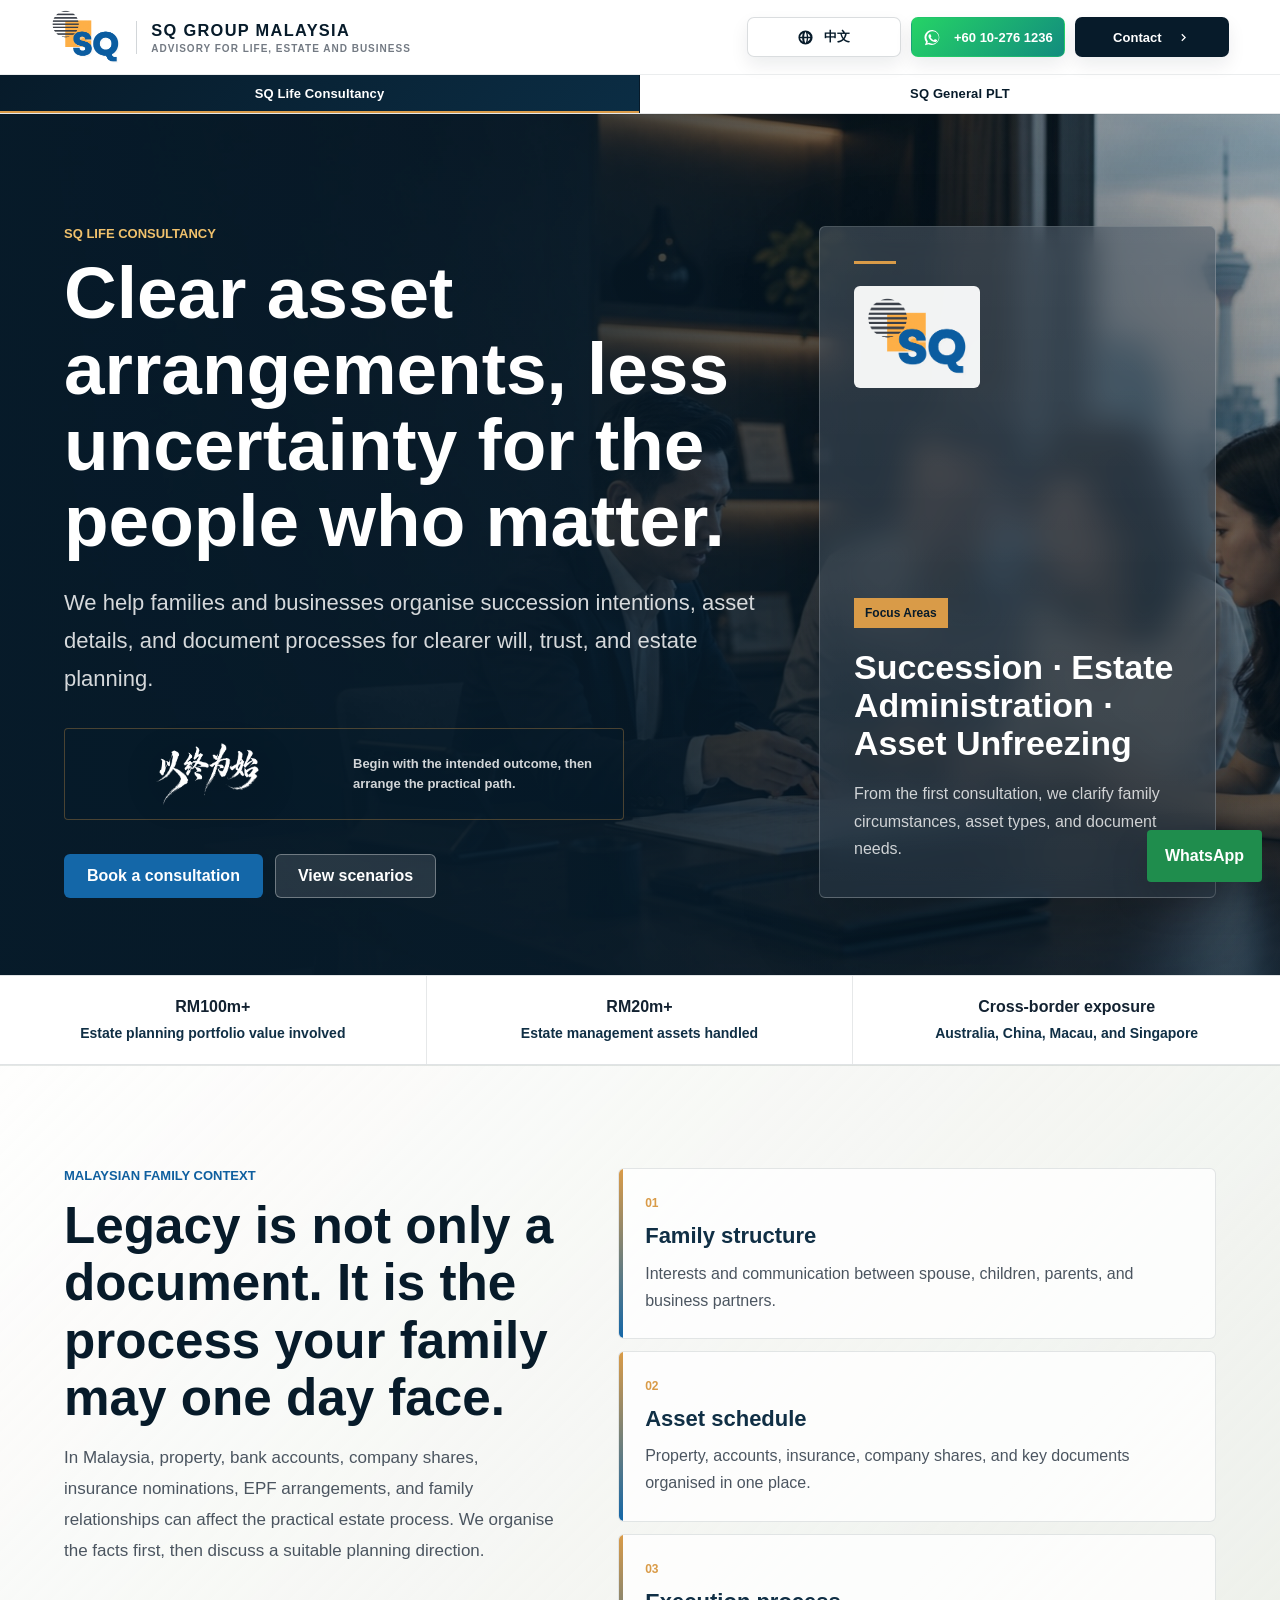
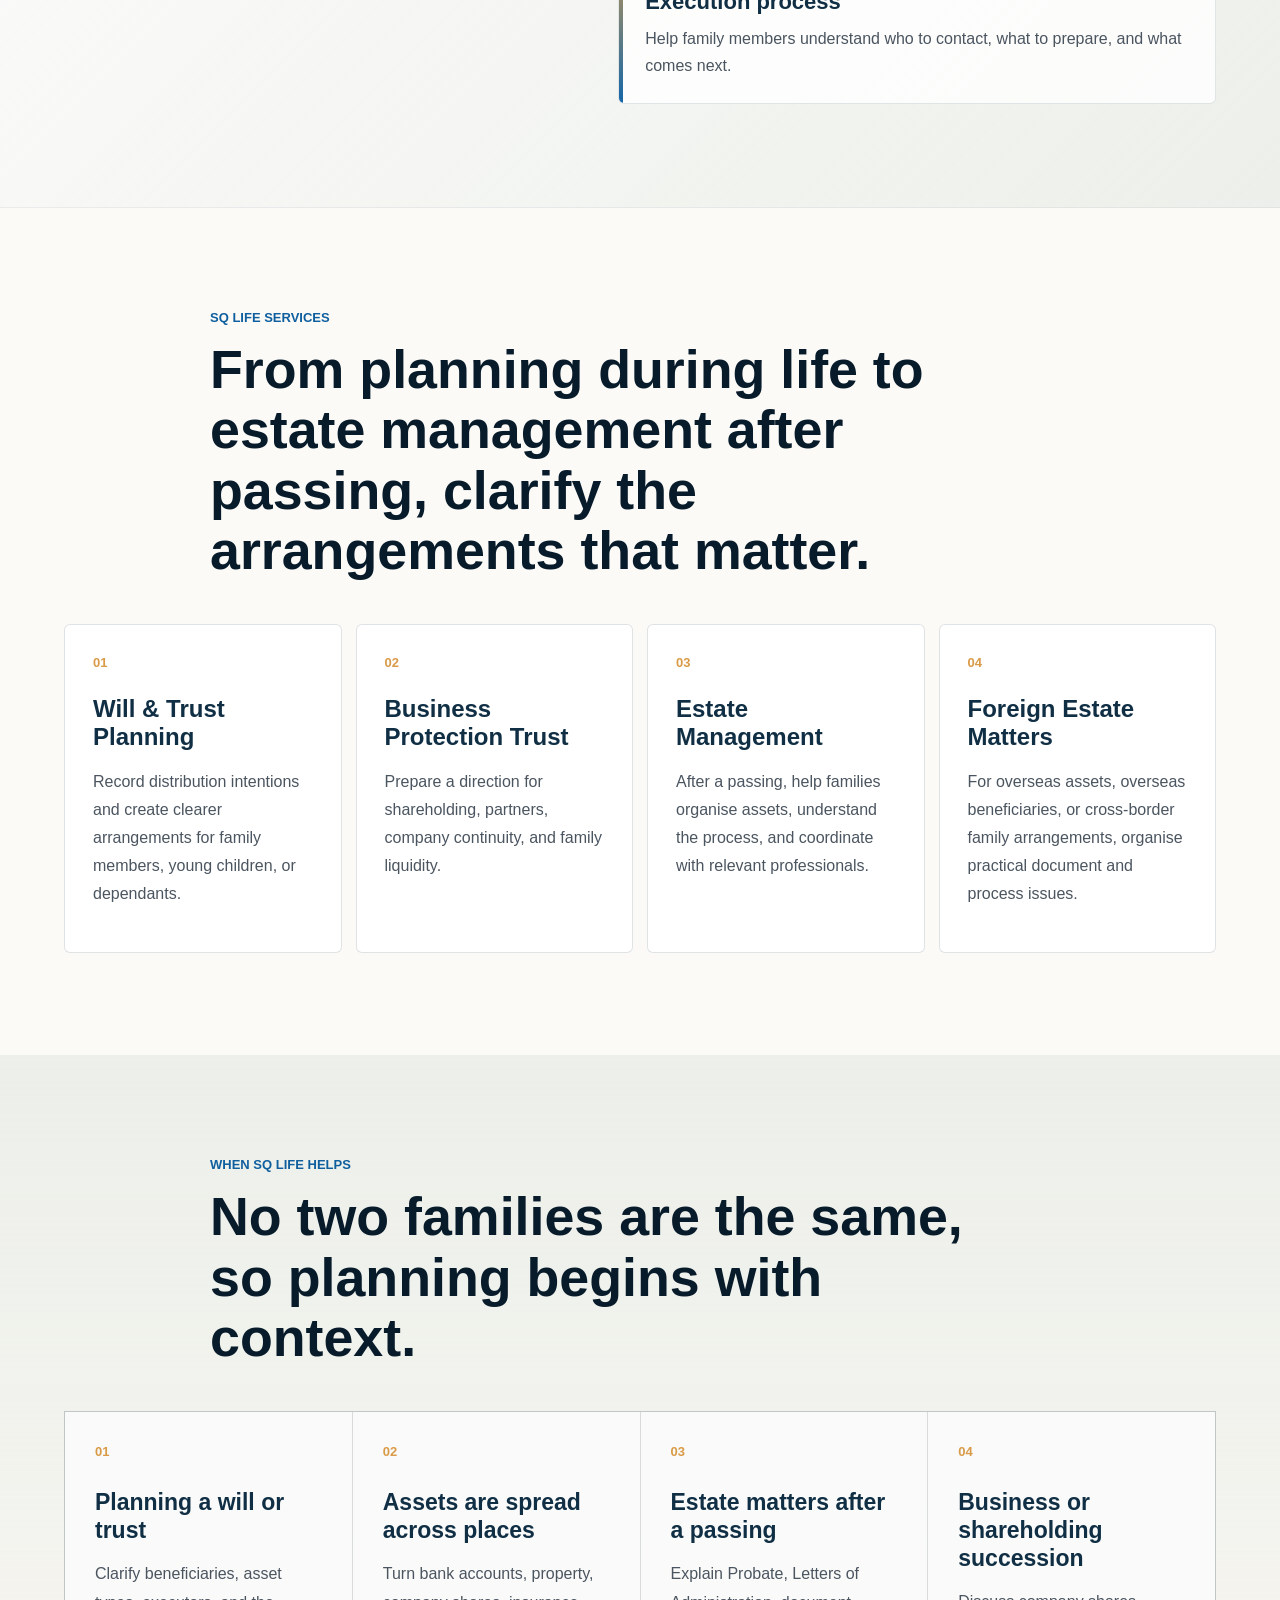
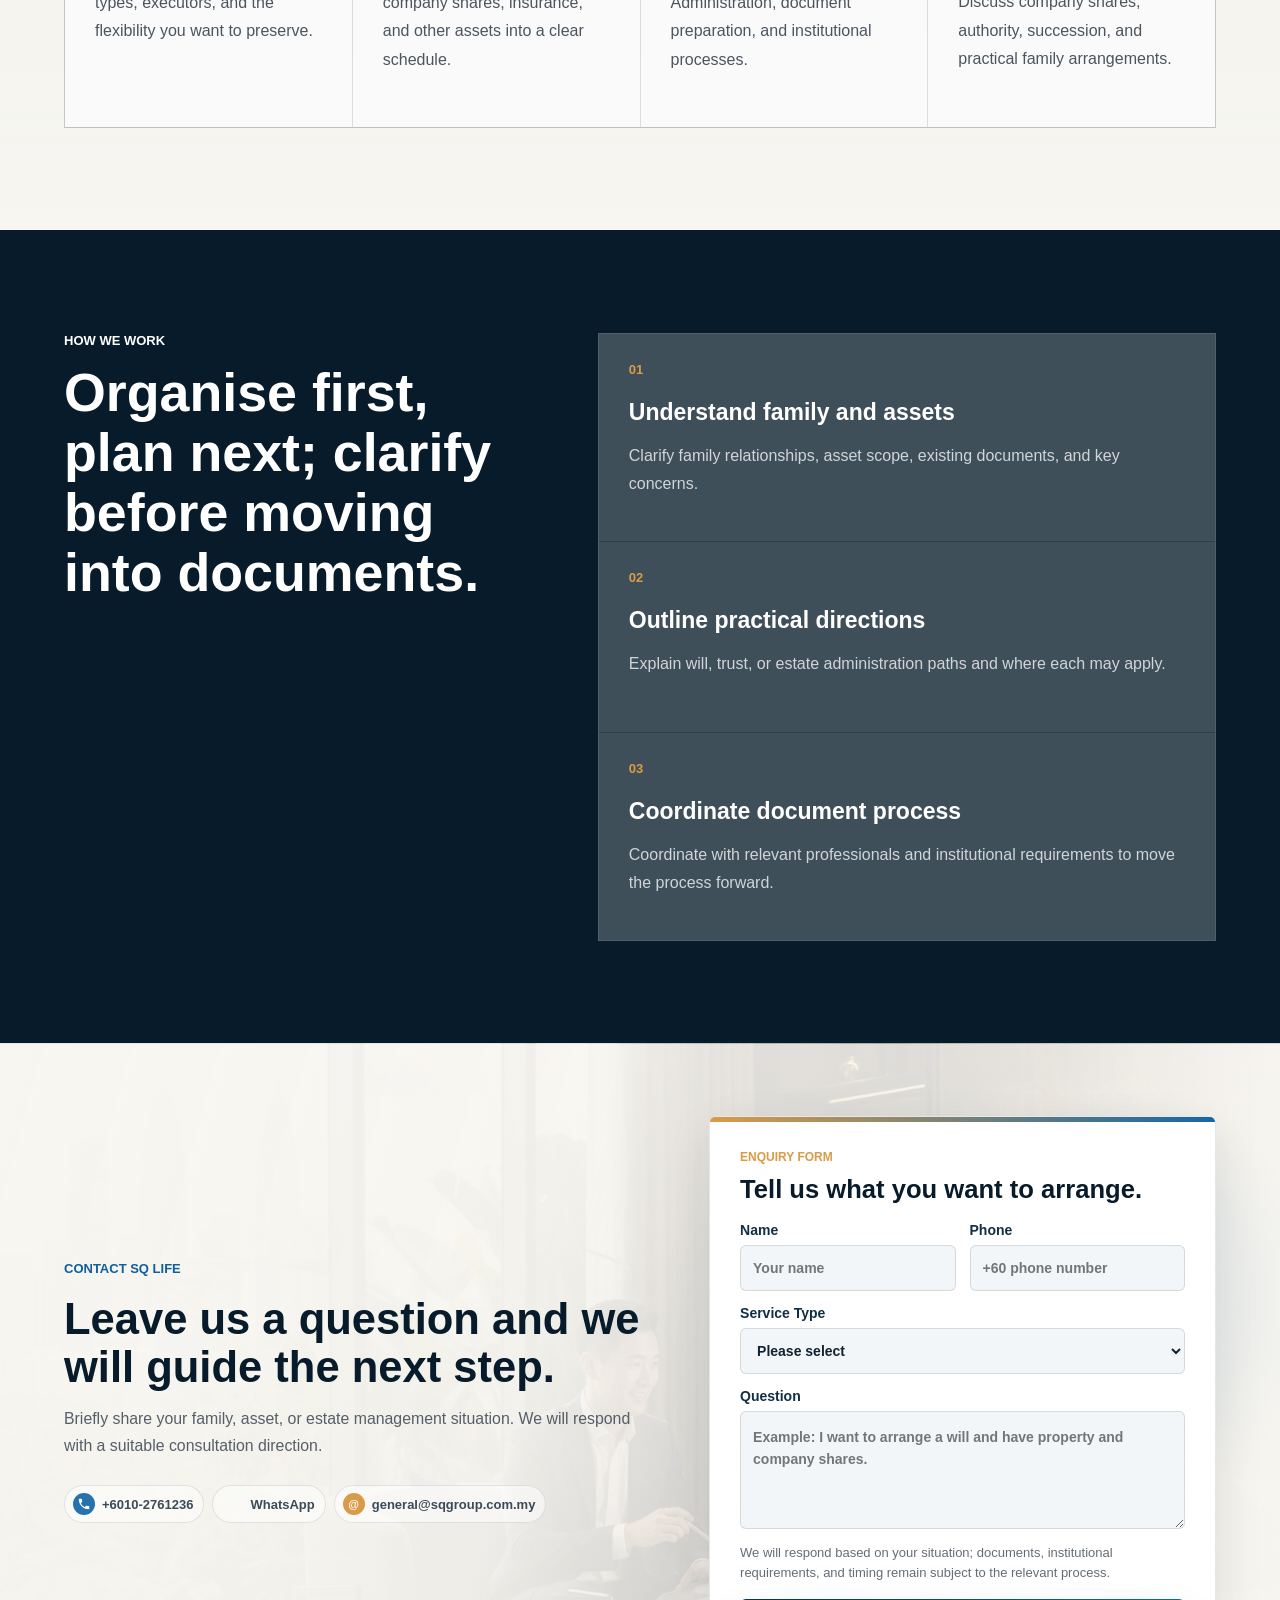
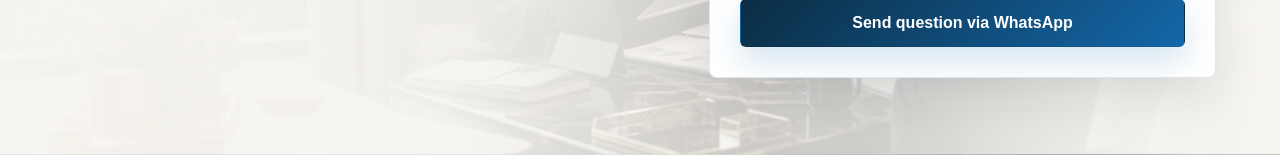
<file: sq-life.html>
<!doctype html>
<html lang="en">
  <head>
    <meta charset="utf-8" />
    <meta name="viewport" content="width=device-width, initial-scale=1" />
    <title>SQ Life Consultancy | Estate Planning Malaysia</title>
    <meta
      name="description"
      content="SQ Life Consultancy in Kuala Lumpur helps families and businesses with estate planning, will and trust planning, estate administration, and asset unfreezing."
    />
    <meta name="robots" content="index,follow" />
    <meta name="theme-color" content="#0b2d44" />
    <link rel="icon" href="/favicon.ico" sizes="any" />
    <link rel="icon" type="image/png" sizes="32x32" href="/assets/favicon-32x32.png" />
    <link rel="apple-touch-icon" href="/assets/apple-touch-icon.png" />
    <link rel="manifest" href="/site.webmanifest" />
    <link rel="canonical" href="https://www.sqgroup.com.my/legacy" />
    <link rel="alternate" hreflang="en-MY" href="https://www.sqgroup.com.my/legacy" />
    <link rel="alternate" hreflang="zh-MY" href="https://www.sqgroup.com.my/zh/legacy" />
    <link rel="alternate" hreflang="x-default" href="https://www.sqgroup.com.my/legacy" />
    <meta property="og:type" content="website" />
    <meta property="og:site_name" content="SQ Group Malaysia" />
    <meta property="og:title" content="SQ Life Consultancy | Estate Planning Malaysia" />
    <meta property="og:description" content="Estate planning, will and trust planning, estate administration, and asset unfreezing support." />
    <meta property="og:url" content="https://www.sqgroup.com.my/legacy" />
    <meta property="og:image" content="https://www.sqgroup.com.my/assets/sq-logo-official.png" />
    <meta name="twitter:card" content="summary_large_image" />
    <link rel="preload" as="image" href="assets/hero-legacy-malaysia.jpg" />
    <link rel="stylesheet" href="styles.css?v=20260606-header3" />
    <script type="application/ld+json">
      {
        "@context": "https://schema.org",
        "@type": "ProfessionalService",
        "@id": "https://www.sqgroup.com.my/legacy#business",
        "name": "SQ Life Consultancy",
        "url": "https://www.sqgroup.com.my/legacy",
        "logo": "https://www.sqgroup.com.my/assets/sq-logo-official.png",
        "image": "https://www.sqgroup.com.my/assets/sq-logo-official.png",
        "telephone": "+60102761236",
        "email": "general@sqgroup.com.my",
        "priceRange": "$$",
        "areaServed": ["Kuala Lumpur", "Malaysia"],
        "address": {
          "@type": "PostalAddress",
          "streetAddress": "A-13A-19, the Scott Garden, Jalan Klang Lama",
          "postalCode": "58200",
          "addressLocality": "Kuala Lumpur",
          "addressRegion": "Wilayah Persekutuan Kuala Lumpur",
          "addressCountry": "MY"
        },
        "openingHoursSpecification": [
          {
            "@type": "OpeningHoursSpecification",
            "dayOfWeek": ["Monday", "Tuesday", "Wednesday", "Thursday", "Friday", "Saturday", "Sunday"],
            "opens": "00:00",
            "closes": "23:59"
          }
        ],
        "hasOfferCatalog": {
          "@type": "OfferCatalog",
          "name": "Estate planning and administration services",
          "itemListElement": [
            { "@type": "Offer", "itemOffered": { "@type": "Service", "name": "Will and trust planning" } },
            { "@type": "Offer", "itemOffered": { "@type": "Service", "name": "Estate administration support" } },
            { "@type": "Offer", "itemOffered": { "@type": "Service", "name": "Asset unfreezing and distribution support" } }
          ]
        }
      }
    </script>
  </head>
  <body class="professional-page life-page">
    <header class="brand-switch page-header">
      <a class="gateway-lockup" href="/" aria-label="SQ Group Malaysia">
        <img src="assets/sq-logo-official.png" alt="SQ logo" />
        <span>
          <strong>SQ Group Malaysia</strong>
          <small data-zh="资产传承与风险保障顾问平台" data-en="Advisory for life, estate and business">Advisory for life, estate and business</small>
        </span>
      </a>
      <nav class="page-branch-nav" aria-label="SQ service branches">
        <a class="brand-tab active" href="/legacy"><span>SQ Life Consultancy</span></a>
        <a class="brand-tab" href="/gi"><span>SQ General PLT</span></a>
      </nav>
      <div class="gateway-actions" aria-label="SQ contact actions">
        <button class="language-switch" type="button" data-lang-toggle>中文</button>
        <a class="header-whatsapp" href="https://wa.me/60102761236" target="_blank" rel="noreferrer">+60 10-276 1236</a>
        <div class="header-contact-menu">
          <button class="header-contact" type="button" data-zh="联系" data-en="Contact" aria-haspopup="true" aria-expanded="false">Contact</button>
          <div class="header-contact-dropdown" role="menu">
            <a href="tel:+60102761236" role="menuitem" data-zh="致电我们" data-en="Call Us">Call Us</a>
            <a href="mailto:general@sqgroup.com.my" role="menuitem" data-zh="电邮我们" data-en="Email Us">Email Us</a>
          </div>
        </div>
      </div>
    </header>

    <main>
      <section class="advisor-hero life-advisor-hero">
        <div class="advisor-hero-copy reveal">
          <p class="eyebrow">SQ Life Consultancy</p>
          <h1
            data-zh="把资产安排说清楚，让重要的人少一点不确定。"
            data-en="Clear asset arrangements, less uncertainty for the people who matter."
          >Clear asset arrangements, less uncertainty for the people who matter.</h1>
          <p
            data-zh="我们协助个人、家庭及企业整理传承意愿、资产资料及相关文件流程，让遗嘱、信托、业务保障及遗产管理安排更清晰、更实际。"
            data-en="We help families and businesses organise succession intentions, asset details, and document processes for clearer will, trust, and estate planning."
          >We help families and businesses organise succession intentions, asset details, and document processes for clearer will, trust, and estate planning.</p>
          <div class="legacy-slogan-mark">
            <img src="assets/yi-zhong-wei-shi-calligraphy-transparent.png" alt="以终为始" />
            <span data-zh="先了解最终目标，再安排实际路径。" data-en="Begin with the intended outcome, then arrange the practical path.">Begin with the intended outcome, then arrange the practical path.</span>
          </div>
          <div class="hero-actions">
            <a class="button primary" href="https://wa.me/60102761236" target="_blank" rel="noreferrer" data-zh="预约咨询" data-en="Book a consultation">Book a consultation</a>
            <a class="button secondary light" href="#life-scenarios" data-zh="查看适合情况" data-en="View scenarios">View scenarios</a>
          </div>
        </div>
        <aside class="advisor-hero-card reveal" aria-label="SQ Life focus areas">
          <img src="assets/sq-logo-official.png" alt="" />
          <span data-zh="服务重点" data-en="Focus Areas">Focus Areas</span>
          <strong data-zh="传承规划 · 遗产管理 · 资产解冻" data-en="Succession · Estate Administration · Asset Unfreezing">Succession · Estate Administration · Asset Unfreezing</strong>
          <p data-zh="从第一次咨询开始，我们会先梳理家庭关系、资产类别、现有文件及客户的主要顾虑，再进一步讨论适合的规划方向。" data-en="From the first consultation, we clarify family circumstances, asset types, and document needs.">From the first consultation, we clarify family circumstances, asset types, and document needs.</p>
        </aside>
      </section>

      <section class="credibility-strip" aria-label="SQ Life service summary">
        <div><strong data-zh="RM1亿+" data-en="RM100m+">RM100m+</strong><span data-zh="曾参与规划的资产组合估值" data-en="Estate planning portfolio value involved">Estate planning portfolio value involved</span></div>
        <div><strong data-zh="RM2千万+" data-en="RM20m+">RM20m+</strong><span data-zh="曾处理的遗产管理及资产解冻事项" data-en="Estate management assets handled">Estate management assets handled</span></div>
        <div><strong data-zh="跨境经验" data-en="Cross-border exposure">Cross-border exposure</strong><span data-zh="澳洲、中国、澳门及新加坡" data-en="Australia, China, Macau, and Singapore">Australia, China, Macau, and Singapore</span></div>
      </section>

      <section class="section local-context-section">
        <div class="local-context-copy reveal">
          <p class="eyebrow" data-zh="马来西亚家庭常见情况" data-en="Malaysian Family Context">Malaysian Family Context</p>
          <h2 data-zh="传承不是一份文件而已，而是家人在关键时刻需要面对的一整套流程。" data-en="Legacy is not only a document. It is the process your family may one day face.">Legacy is not only a document. It is the process your family may one day face.</h2>
          <p data-zh="在马来西亚，房产、银行户口、公司股份、保险提名、EPF 安排及家庭成员关系，都会影响遗产处理的实际流程。我们先协助客户整理事实，再讨论较合适的规划路径。" data-en="In Malaysia, property, bank accounts, company shares, insurance nominations, EPF arrangements, and family relationships can affect the practical estate process. We organise the facts first, then discuss a suitable planning direction.">In Malaysia, property, bank accounts, company shares, insurance nominations, EPF arrangements, and family relationships can affect the practical estate process. We organise the facts first, then discuss a suitable planning direction.</p>
        </div>
        <div class="local-context-points">
          <article class="context-point reveal"><span data-zh="01" data-en="01">01</span><strong data-zh="家庭结构" data-en="Family structure">Family structure</strong><p data-zh="梳理配偶、子女、父母、业务伙伴之间的权益、沟通及承接安排。" data-en="Interests and communication between spouse, children, parents, and business partners.">Interests and communication between spouse, children, parents, and business partners.</p></article>
          <article class="context-point reveal"><span data-zh="02" data-en="02">02</span><strong data-zh="资产清单" data-en="Asset schedule">Asset schedule</strong><p data-zh="将房产、银行户口、保险、公司股份及重要文件整理成清楚的资产记录。" data-en="Property, accounts, insurance, company shares, and key documents organised in one place.">Property, accounts, insurance, company shares, and key documents organised in one place.</p></article>
          <article class="context-point reveal"><span data-zh="03" data-en="03">03</span><strong data-zh="执行流程" data-en="Execution process">Execution process</strong><p data-zh="协助家属了解日后应联系谁、准备什么文件，以及每个阶段大致如何推进。" data-en="Help family members understand who to contact, what to prepare, and what comes next.">Help family members understand who to contact, what to prepare, and what comes next.</p></article>
        </div>
      </section>

      <section class="section service-directory-section" id="life-services">
        <div class="section-heading refined">
          <p class="eyebrow" data-zh="SQ Life 服务" data-en="SQ Life Services">SQ Life Services</p>
          <h2 data-zh="从生前规划到身后遗产管理，把关键安排预先理顺。" data-en="From planning during life to estate management after passing, clarify the arrangements that matter.">From planning during life to estate management after passing, clarify the arrangements that matter.</h2>
        </div>
        <div class="directory-grid">
          <a class="directory-card reveal" href="/legacy/will-trust-planning"><span>01</span><h3 data-zh="遗嘱与信托规划" data-en="Will & Trust Planning">Will & Trust Planning</h3><p data-zh="记录资产分配意愿，并为家人、未成年子女、受养人或特定受益人建立更清楚的安排。" data-en="Record distribution intentions and create clearer arrangements for family members, young children, or dependants.">Record distribution intentions and create clearer arrangements for family members, young children, or dependants.</p></a>
          <a class="directory-card reveal" href="/legacy/business-protection-trust"><span>02</span><h3 data-zh="业务保障信托" data-en="Business Protection Trust">Business Protection Trust</h3><p data-zh="针对公司股份、合伙关系、企业延续及家属现金流，预先设计较稳妥的承接方向。" data-en="Prepare a direction for shareholding, partners, company continuity, and family liquidity.">Prepare a direction for shareholding, partners, company continuity, and family liquidity.</p></a>
          <a class="directory-card reveal" href="/legacy/estate-management"><span>03</span><h3 data-zh="遗产管理" data-en="Estate Management">Estate Management</h3><p data-zh="在亲人离世后，协助家属整理资产、了解法律程序，并与相关专业人士及机构协调文件事项。" data-en="After a passing, help families organise assets, understand the process, and coordinate with relevant professionals.">After a passing, help families organise assets, understand the process, and coordinate with relevant professionals.</p></a>
          <a class="directory-card reveal" href="/legacy/foreign-estate"><span>04</span><h3 data-zh="海外遗产事项" data-en="Foreign Estate Matters">Foreign Estate Matters</h3><p data-zh="针对海外资产、海外受益人或跨境家庭安排，协助整理相关文件、流程及实际执行问题。" data-en="For overseas assets, overseas beneficiaries, or cross-border family arrangements, organise practical document and process issues.">For overseas assets, overseas beneficiaries, or cross-border family arrangements, organise practical document and process issues.</p></a>
        </div>
      </section>

      <section class="section professional-section" id="life-scenarios">
        <div class="section-heading refined">
          <p class="eyebrow" data-zh="何时需要 SQ Life" data-en="When SQ Life Helps">When SQ Life Helps</p>
          <h2 data-zh="每个家庭情况不同，规划应从实际背景开始。" data-en="No two families are the same, so planning begins with context.">No two families are the same, so planning begins with context.</h2>
        </div>
        <div class="scenario-grid">
          <article class="scenario-card reveal">
            <span>01</span>
            <h3 data-zh="计划设立遗嘱或信托" data-en="Planning a will or trust">Planning a will or trust</h3>
            <p data-zh="先厘清受益人、资产类别、执行人及客户希望保留的弹性。" data-en="Clarify beneficiaries, asset types, executors, and the flexibility you want to preserve.">Clarify beneficiaries, asset types, executors, and the flexibility you want to preserve.</p>
          </article>
          <article class="scenario-card reveal">
            <span>02</span>
            <h3 data-zh="家庭资产较分散" data-en="Assets are spread across places">Assets are spread across places</h3>
            <p data-zh="将银行户口、房产、公司股份、保险及其他资产整理成一份清楚的资产清单。" data-en="Turn bank accounts, property, company shares, insurance, and other assets into a clear schedule.">Turn bank accounts, property, company shares, insurance, and other assets into a clear schedule.</p>
          </article>
          <article class="scenario-card reveal">
            <span>03</span>
            <h3 data-zh="亲人离世后需要处理遗产" data-en="Estate matters after a passing">Estate matters after a passing</h3>
            <p data-zh="协助家属了解 Probate、Letters of Administration、文件准备及机构处理流程。" data-en="Explain Probate, Letters of Administration, document preparation, and institutional processes.">Explain Probate, Letters of Administration, document preparation, and institutional processes.</p>
          </article>
          <article class="scenario-card reveal">
            <span>04</span>
            <h3 data-zh="企业或股权需要承接安排" data-en="Business or shareholding succession">Business or shareholding succession</h3>
            <p data-zh="讨论公司股权、管理权限、业务延续及家属权益之间的实际安排。" data-en="Discuss company shares, authority, succession, and practical family arrangements.">Discuss company shares, authority, succession, and practical family arrangements.</p>
          </article>
        </div>
      </section>

      <section class="section method-section">
        <div class="method-copy">
          <p class="eyebrow" data-zh="服务方式" data-en="How We Work">How We Work</p>
          <h2 data-zh="先整理，再规划；先厘清，再进入文件。" data-en="Organise first, plan next; clarify before moving into documents.">Organise first, plan next; clarify before moving into documents.</h2>
        </div>
        <div class="method-list">
          <article class="method-item reveal"><span>01</span><h3 data-zh="了解家庭与资产" data-en="Understand family and assets">Understand family and assets</h3><p data-zh="梳理家庭关系、资产范围、现有文件及客户最担心的问题。" data-en="Clarify family relationships, asset scope, existing documents, and key concerns.">Clarify family relationships, asset scope, existing documents, and key concerns.</p></article>
          <article class="method-item reveal"><span>02</span><h3 data-zh="规划实际方向" data-en="Outline practical directions">Outline practical directions</h3><p data-zh="说明遗嘱、信托或遗产管理路径的分别，以及各自适用的情况。" data-en="Explain will, trust, or estate administration paths and where each may apply.">Explain will, trust, or estate administration paths and where each may apply.</p></article>
          <article class="method-item reveal"><span>03</span><h3 data-zh="协调文件流程" data-en="Coordinate document process">Coordinate document process</h3><p data-zh="配合相关专业人士及机构要求，推动文件准备、签署及后续处理。" data-en="Coordinate with relevant professionals and institutional requirements to move the process forward.">Coordinate with relevant professionals and institutional requirements to move the process forward.</p></article>
        </div>
      </section>

      <section class="section contact professional-contact" id="contact">
        <div class="contact-copy reveal">
          <p class="eyebrow" data-zh="联系 SQ Life" data-en="Contact SQ Life">Contact SQ Life</p>
          <h2 data-zh="留下你的问题，我们会协助判断下一步。" data-en="Leave us a question and we will guide the next step.">Leave us a question and we will guide the next step.</h2>
          <p class="contact-lede" data-zh="简单说明你的家庭、资产或遗产管理情况即可。我们会根据个案背景回复较合适的咨询方向。" data-en="Briefly share your family, asset, or estate management situation. We will respond with a suitable consultation direction.">Briefly share your family, asset, or estate management situation. We will respond with a suitable consultation direction.</p>
          <div class="contact-methods">
            <a href="tel:+60102761236">+6010-2761236</a>
            <a href="https://wa.me/60102761236" target="_blank" rel="noreferrer">WhatsApp</a>
            <a href="mailto:general@sqgroup.com.my">general@sqgroup.com.my</a>
          </div>
        </div>
        <form class="contact-form reveal" id="contact-form">
          <div class="form-header">
            <span data-zh="咨询表格" data-en="Enquiry Form">Enquiry Form</span>
            <h3 data-zh="告诉我们你想安排什么。" data-en="Tell us what you want to arrange.">Tell us what you want to arrange.</h3>
          </div>
          <div class="form-grid">
            <label><span data-zh="姓名" data-en="Name">Name</span><input name="name" type="text" required data-placeholder-zh="你的姓名" data-placeholder-en="Your name" /></label>
            <label><span data-zh="电话" data-en="Phone">Phone</span><input name="phone" type="tel" required data-placeholder-zh="+60 电话号码" data-placeholder-en="+60 phone number" /></label>
          </div>
          <label>
            <span data-zh="服务类型" data-en="Service Type">Service Type</span>
            <select name="service" required>
              <option value="" data-zh="请选择" data-en="Please select">Please select</option>
              <option data-zh="遗嘱 / 信托规划" data-en="Will / trust planning">Will / trust planning</option>
              <option data-zh="遗产处理协助" data-en="Estate administration support">Estate administration support</option>
              <option data-zh="资产解冻与分配" data-en="Asset unfreezing and distribution">Asset unfreezing and distribution</option>
            </select>
          </label>
          <label>
            <span data-zh="想咨询的问题" data-en="Question">Question</span>
            <textarea name="question" rows="4" data-placeholder-zh="例如：我想安排遗嘱，家里有房产和公司股份。" data-placeholder-en="Example: I want to arrange a will and have property and company shares."></textarea>
          </label>
          <p class="form-note" data-zh="我们会根据个案情况回复；实际文件、机构要求及时间仍须视相关程序而定。" data-en="We will respond based on your situation; documents, institutional requirements, and timing remain subject to the relevant process.">We will respond based on your situation; documents, institutional requirements, and timing remain subject to the relevant process.</p>
          <button class="button primary" type="submit" data-zh="通过 WhatsApp 发送问题" data-en="Send question via WhatsApp">Send question via WhatsApp</button>
        </form>
      </section>
    </main>

    <a class="floating-whatsapp" href="https://wa.me/60102761236" target="_blank" rel="noreferrer">WhatsApp</a>
    <nav class="mobile-action-bar" aria-label="Quick actions">
      <a href="tel:+60102761236" data-zh="拨电" data-en="Call">Call</a>
      <a href="#contact" data-zh="表格" data-en="Form">Form</a>
      <a href="https://wa.me/60102761236" target="_blank" rel="noreferrer">WhatsApp</a>
    </nav>
    <script src="script.js?v=20260606-header3"></script>
  </body>
</html>
</file>
<file: styles.css>
:root {
  --navy: #0f5f9f;
  --navy-dark: #0b2d44;
  --forest: #183d36;
  --forest-soft: #dce5dd;
  --ink: #132231;
  --charcoal: #4b5560;
  --gold: #f0a63f;
  --gold-soft: #fff2d8;
  --paper: #f7f5ef;
  --mist: #eef3f6;
  --line: rgba(23, 33, 43, 0.12);
  --white: #ffffff;
  --shadow: 0 22px 70px rgba(16, 63, 104, 0.14);
  --photo-shadow: 0 28px 80px rgba(23, 33, 43, 0.18);
}

* {
  box-sizing: border-box;
}

html {
  scroll-behavior: smooth;
}

body {
  margin: 0;
  color: var(--ink);
  background: var(--paper);
  font-family: "Avenir Next", "Noto Sans SC", "PingFang SC", "Microsoft YaHei", sans-serif;
  -webkit-font-smoothing: antialiased;
  text-rendering: optimizeLegibility;
}

body.nav-open {
  overflow: hidden;
}

.brand-switch {
  position: sticky;
  top: 0;
  z-index: 60;
  display: grid;
  grid-template-columns: 1fr 1fr auto;
  min-height: 84px;
  border-bottom: 1px solid rgba(19, 34, 49, 0.1);
  background: rgba(255, 255, 255, 0.97);
  backdrop-filter: blur(14px);
}

.brand-switch::before {
  position: absolute;
  top: 0;
  right: 0;
  left: 0;
  height: 4px;
  content: "";
  background: linear-gradient(90deg, var(--gold), var(--navy));
}

.brand-tab {
  position: relative;
  display: flex;
  align-items: center;
  justify-content: center;
  gap: 16px;
  min-width: 0;
  padding: 12px clamp(14px, 3vw, 34px);
  color: var(--navy-dark);
  border-right: 1px solid var(--line);
  font-weight: 900;
  line-height: 1.2;
  letter-spacing: 0.01em;
  transition: background 180ms ease, color 180ms ease, border-color 180ms ease;
}

.brand-tab:hover {
  background: rgba(15, 95, 159, 0.035);
}

.brand-tab img {
  width: 58px;
  height: 46px;
  object-fit: contain;
  padding: 2px;
  background: transparent;
  filter: none;
  mix-blend-mode: normal;
  transform: translateZ(0);
}

.brand-tab span {
  max-width: 21ch;
}

.brand-tab.active::after {
  position: absolute;
  right: 0;
  bottom: 0;
  left: 0;
  height: 5px;
  content: "";
  background: var(--gold);
}

.brand-switch .language-switch {
  align-self: center;
  margin: 0 clamp(12px, 3vw, 28px);
}

.gateway-page {
  min-height: 100vh;
  background:
    linear-gradient(90deg, rgba(247, 245, 239, 0.96), rgba(247, 245, 239, 0.78)),
    url("assets/hero-group-malaysia.jpg") center / cover;
}

.gateway {
  max-width: 1180px;
  margin: 0 auto;
  padding: clamp(64px, 9vw, 116px) clamp(18px, 5vw, 70px);
}

.gateway-hero {
  max-width: 820px;
  margin-bottom: clamp(34px, 5vw, 68px);
}

.gateway-hero h1 {
  color: var(--ink);
}

.gateway-hero p {
  max-width: 720px;
  color: var(--charcoal);
  font-size: clamp(17px, 2vw, 22px);
  line-height: 1.7;
}

.gateway-grid {
  display: grid;
  grid-template-columns: repeat(2, minmax(0, 1fr));
  gap: 18px;
}

.gateway-card {
  position: relative;
  overflow: hidden;
  display: flex;
  flex-direction: column;
  justify-content: flex-end;
  min-height: 520px;
  padding: clamp(28px, 5vw, 48px);
  color: var(--white);
  background: var(--navy-dark);
  isolation: isolate;
}

.gateway-card::before {
  position: absolute;
  inset: 0;
  content: "";
  background: linear-gradient(180deg, rgba(11, 45, 68, 0.08), rgba(11, 45, 68, 0.92));
  z-index: 1;
}

.gateway-card::after {
  position: absolute;
  inset: 0;
  content: "";
  background-position: center;
  background-size: cover;
  transition: transform 600ms ease;
}

.gateway-card:hover::after {
  transform: scale(1.045);
}

.life-card::after {
  background-image: url("assets/hero-legacy-malaysia.jpg");
}

.general-card::after {
  background-image: url("assets/hero-gi-malaysia.jpg");
}

.gateway-card span,
.gateway-card h2,
.gateway-card p,
.gateway-card strong {
  position: relative;
  z-index: 2;
}

.gateway-card span {
  width: max-content;
  padding: 8px 12px;
  color: var(--navy-dark);
  background: var(--gold);
  font-size: 13px;
  font-weight: 900;
}

.gateway-card h2 {
  max-width: 520px;
  margin: 28px 0 12px;
  color: var(--white);
}

.gateway-card p {
  max-width: 520px;
  color: rgba(255, 255, 255, 0.84);
  line-height: 1.72;
}

.gateway-card strong {
  margin-top: 28px;
  color: var(--white);
}

.subbrand-hero {
  display: grid;
  align-items: end;
  min-height: calc(100vh - 84px);
  padding: clamp(56px, 9vw, 112px) clamp(18px, 5vw, 70px);
  color: var(--white);
  background: var(--navy-dark);
  isolation: isolate;
}

.subbrand-hero > div {
  max-width: 860px;
}

.subbrand-hero h1 {
  color: var(--white);
}

.subbrand-hero p:not(.eyebrow) {
  max-width: 760px;
  color: rgba(255, 255, 255, 0.86);
  font-size: clamp(17px, 2vw, 22px);
  line-height: 1.68;
}

.life-hero {
  background:
    linear-gradient(90deg, rgba(11, 45, 68, 0.92), rgba(11, 45, 68, 0.48)),
    url("assets/hero-legacy-malaysia.jpg") center / cover;
}

.general-hero {
  background:
    linear-gradient(90deg, rgba(11, 45, 68, 0.92), rgba(11, 45, 68, 0.46)),
    url("assets/hero-gi-malaysia.jpg") center / cover;
}

.button.secondary.light {
  color: var(--white);
  border-color: rgba(255, 255, 255, 0.38);
  background: rgba(255, 255, 255, 0.1);
}

.mobile-action-bar {
  display: none;
}

.two-column {
  grid-template-columns: repeat(2, minmax(0, 1fr));
}

body.loaded .hero-copy {
  animation: liftIn 760ms ease both;
  opacity: 1;
  transform: translateY(0);
}

body.loaded .hero-photo {
  animation: floatIn 900ms 120ms ease both;
  opacity: 1;
  transform: translateY(0);
}

a {
  color: inherit;
  text-decoration: none;
}

a:focus-visible,
button:focus-visible,
input:focus-visible,
select:focus-visible,
summary:focus-visible {
  outline: 3px solid rgba(249, 179, 82, 0.75);
  outline-offset: 3px;
}

img {
  display: block;
  max-width: 100%;
}

.site-header {
  position: sticky;
  top: 0;
  z-index: 50;
  display: grid;
  grid-template-columns: auto 1fr auto;
  align-items: center;
  gap: 24px;
  min-height: 78px;
  padding: 12px clamp(18px, 4vw, 54px);
  border-bottom: 1px solid var(--line);
  background: rgba(255, 255, 255, 0.92);
  backdrop-filter: blur(18px);
}

.brand {
  display: inline-flex;
  align-items: center;
  gap: 12px;
  font-weight: 800;
  color: var(--navy-dark);
  white-space: nowrap;
}

.brand img {
  width: 54px;
  height: 43px;
  object-fit: contain;
}

.site-nav {
  display: flex;
  align-items: center;
  justify-content: center;
  gap: clamp(12px, 2vw, 24px);
  color: var(--charcoal);
  font-size: 13px;
  font-weight: 800;
}

.site-nav a {
  position: relative;
  min-height: 44px;
  display: inline-flex;
  align-items: center;
  padding: 8px 0;
}

.site-nav a::after {
  position: absolute;
  right: 0;
  bottom: 1px;
  left: 0;
  height: 2px;
  content: "";
  background: var(--gold);
  transform: scaleX(0);
  transform-origin: left;
  transition: transform 180ms ease;
}

.site-nav a:hover::after {
  transform: scaleX(1);
}

.header-actions {
  display: inline-flex;
  align-items: center;
  gap: 10px;
}

.language-switch,
.header-whatsapp,
.button {
  min-height: 44px;
  border-radius: 6px;
  font: inherit;
  font-weight: 800;
}

.language-switch {
  min-width: 48px;
  border: 1px solid var(--line);
  color: var(--navy-dark);
  background: var(--white);
  cursor: pointer;
}

.header-whatsapp {
  display: inline-flex;
  align-items: center;
  padding: 0 16px;
  color: var(--white);
  background: var(--navy);
}

.nav-toggle {
  display: none;
  width: 44px;
  height: 44px;
  border: 1px solid var(--line);
  border-radius: 6px;
  background: var(--white);
}

.nav-toggle span {
  display: block;
  width: 20px;
  height: 2px;
  margin: 5px auto;
  background: var(--navy-dark);
}

.hero {
  position: relative;
  min-height: calc(100vh - 76px);
  padding: clamp(50px, 8vw, 92px) clamp(18px, 5vw, 70px) clamp(34px, 5vw, 56px);
  background:
    linear-gradient(90deg, rgba(255, 255, 255, 0.94), rgba(247, 245, 239, 0.92) 48%, rgba(247, 245, 239, 0.72)),
    radial-gradient(circle at 8% 12%, rgba(240, 166, 63, 0.16), transparent 32%),
    var(--paper);
}

.hero-grid {
  display: grid;
  grid-template-columns: minmax(0, 0.94fr) minmax(300px, 0.58fr);
  gap: clamp(34px, 5vw, 78px);
  align-items: end;
  max-width: 1180px;
  min-height: calc(100vh - 184px);
  margin: 0 auto;
}

.eyebrow {
  margin: 0 0 14px;
  color: var(--navy);
  font-size: 13px;
  font-weight: 900;
  letter-spacing: 0;
  text-transform: uppercase;
}

h1,
h2,
h3,
p {
  overflow-wrap: anywhere;
}

h1 {
  max-width: 860px;
  margin: 0;
  color: var(--ink);
  font-family: "Avenir Next", "Noto Sans SC", "PingFang SC", "Microsoft YaHei", sans-serif;
  font-size: clamp(38px, 5.4vw, 68px);
  font-weight: 900;
  line-height: 1.08;
  letter-spacing: 0;
}

.hero-lede {
  max-width: 700px;
  margin: 28px 0 0;
  color: var(--charcoal);
  font-size: clamp(17px, 2vw, 22px);
  line-height: 1.75;
}

.hero-actions {
  display: flex;
  flex-wrap: wrap;
  gap: 12px;
  margin-top: 34px;
}

.hero-pills {
  display: flex;
  flex-wrap: wrap;
  gap: 10px;
  margin-top: 24px;
}

.hero-pills span {
  padding: 9px 12px;
  border: 1px solid rgba(15, 95, 159, 0.16);
  border-radius: 999px;
  color: var(--navy-dark);
  background: rgba(255, 255, 255, 0.72);
  font-size: 13px;
  font-weight: 900;
}

.hero-credentials {
  display: grid;
  grid-template-columns: repeat(3, minmax(0, 1fr));
  gap: 1px;
  max-width: 680px;
  margin-top: 34px;
  border: 1px solid var(--line);
  background: var(--line);
}

.hero-credentials span {
  min-height: 68px;
  padding: 14px;
  color: var(--navy-dark);
  background: rgba(255, 255, 255, 0.86);
  font-size: 13px;
  font-weight: 900;
  line-height: 1.4;
}

.button {
  display: inline-flex;
  align-items: center;
  justify-content: center;
  padding: 0 22px;
  border: 1px solid transparent;
  cursor: pointer;
}

.button.primary {
  color: var(--white);
  background: var(--navy);
  box-shadow: 0 16px 34px rgba(15, 95, 159, 0.22);
  transition: transform 180ms ease, box-shadow 180ms ease, background 180ms ease;
}

.button.secondary {
  color: var(--navy-dark);
  border-color: rgba(15, 95, 159, 0.24);
  background: rgba(255, 255, 255, 0.76);
  transition: transform 180ms ease, border-color 180ms ease, background 180ms ease;
}

.button:hover {
  transform: translateY(-2px);
}

.button.primary:hover {
  background: var(--navy-dark);
  box-shadow: 0 20px 42px rgba(15, 95, 159, 0.28);
}

.button.secondary:hover {
  border-color: rgba(240, 166, 63, 0.9);
  background: var(--white);
}

.hero-photo {
  position: relative;
  overflow: hidden;
  min-height: 440px;
  border-radius: 4px;
  background: var(--white);
  box-shadow: var(--photo-shadow);
}

.hero-photo::before {
  position: absolute;
  inset: 0;
  content: "";
  background: linear-gradient(180deg, transparent 38%, rgba(16, 63, 104, 0.76));
  z-index: 1;
}

.hero-photo::after {
  position: absolute;
  top: 22px;
  right: 22px;
  width: 112px;
  height: 90px;
  content: "";
  background: url("assets/sq-logo-official.png") center / 86% auto no-repeat rgba(255, 255, 255, 0.96);
  border-radius: 4px;
  box-shadow: none;
  z-index: 2;
}

.hero-photo-main {
  position: absolute;
  inset: 0;
  background:
    linear-gradient(90deg, rgba(16, 63, 104, 0.1), rgba(249, 179, 82, 0.04)),
    url("assets/hero-group-malaysia.jpg") center / cover;
  filter: saturate(0.88) contrast(1.02);
  transform: scale(1.01);
}

.hero-service-panel {
  position: absolute;
  z-index: 2;
  right: 28px;
  bottom: 28px;
  left: 28px;
  padding: 22px;
  border-left: 5px solid var(--gold);
  background: rgba(244, 239, 230, 0.94);
  backdrop-filter: blur(12px);
}

.hero-service-panel span {
  display: block;
  color: var(--charcoal);
  font-size: 13px;
  font-weight: 800;
}

.hero-service-panel strong {
  display: block;
  margin-top: 4px;
  color: var(--navy-dark);
  font-size: 23px;
  line-height: 1.25;
}

.section {
  padding: clamp(58px, 8vw, 104px) clamp(18px, 5vw, 70px);
}

.quick-help {
  display: grid;
  grid-template-columns: minmax(250px, 0.72fr) minmax(0, 1fr);
  gap: clamp(24px, 5vw, 70px);
  align-items: center;
  padding: clamp(34px, 5vw, 62px) clamp(18px, 5vw, 70px);
  background: var(--paper);
  border-top: 1px solid var(--line);
  border-bottom: 1px solid var(--line);
}

.quick-help-head {
  max-width: 430px;
}

.quick-help-head h2 {
  font-size: clamp(28px, 3.6vw, 46px);
}

.quick-grid {
  display: grid;
  grid-template-columns: repeat(4, minmax(0, 1fr));
  gap: 12px;
}

.quick-card {
  position: relative;
  display: grid;
  gap: 10px;
  min-height: 166px;
  padding: 22px;
  border: 1px solid rgba(15, 95, 159, 0.14);
  border-radius: 4px;
  background: rgba(255, 255, 255, 0.62);
  transition: transform 220ms ease, box-shadow 220ms ease, border-color 220ms ease;
}

.quick-card:hover {
  border-color: rgba(249, 179, 82, 0.9);
  box-shadow: 0 18px 48px rgba(16, 63, 104, 0.14);
  transform: translateY(-3px);
}

.quick-icon {
  display: grid;
  place-items: center;
  width: 42px;
  height: 42px;
  color: var(--white);
  border-radius: 999px;
  background: var(--navy-dark);
  font-size: 13px;
  font-weight: 900;
}

.quick-card strong {
  color: var(--navy-dark);
  font-size: 18px;
  line-height: 1.3;
  max-width: 12ch;
}

.quick-card small {
  color: var(--charcoal);
  font-size: 13px;
  font-weight: 800;
}

.section-heading {
  display: grid;
  grid-template-columns: minmax(260px, 0.9fr) minmax(280px, 1fr);
  gap: clamp(22px, 4vw, 74px);
  max-width: 1180px;
  margin: 0 auto;
}

.section-heading.compact {
  display: block;
  max-width: 780px;
  margin-bottom: 34px;
  text-align: center;
}

h2 {
  margin: 0;
  color: var(--ink);
  font-family: "Avenir Next", "Noto Sans SC", "PingFang SC", "Microsoft YaHei", sans-serif;
  font-size: clamp(28px, 3.8vw, 46px);
  font-weight: 900;
  line-height: 1.18;
  letter-spacing: 0;
}

.intro-copy {
  max-width: 640px;
}

.intro-copy p,
.assurance-panel p,
.faq p,
.contact-copy,
.service-card p {
  color: var(--charcoal);
  font-size: 16px;
  line-height: 1.85;
}

.services {
  background: #fbfaf7;
}

.service-grid {
  display: grid;
  grid-template-columns: repeat(3, minmax(0, 1fr));
  gap: 18px;
  max-width: 1180px;
  margin: 0 auto;
}

.service-card {
  display: flex;
  flex-direction: column;
  overflow: hidden;
  min-height: 560px;
  padding: 0 0 28px;
  border: 1px solid var(--line);
  border-radius: 4px;
  background: #fbfaf7;
  transition: transform 220ms ease, box-shadow 220ms ease, border-color 220ms ease;
}

.service-card:hover {
  border-color: rgba(15, 95, 159, 0.24);
  box-shadow: var(--shadow);
  transform: translateY(-3px);
}

.service-photo {
  width: 100%;
  aspect-ratio: 3 / 2;
  background: var(--mist);
  background-position: center;
  background-size: cover;
  transition: transform 520ms ease;
}

.asset-photo {
  background-image:
    linear-gradient(180deg, rgba(16, 63, 104, 0.06), rgba(16, 63, 104, 0.2)),
    url("assets/hero-legacy-malaysia.jpg");
}

.estate-photo {
  background-image:
    linear-gradient(180deg, rgba(16, 63, 104, 0.04), rgba(16, 63, 104, 0.23)),
    url("assets/hero-legacy-malaysia.jpg");
}

.insurance-photo {
  background-image:
    linear-gradient(180deg, rgba(16, 63, 104, 0.06), rgba(16, 63, 104, 0.22)),
    url("assets/hero-gi-malaysia.jpg");
}

.service-card:hover .service-photo {
  transform: scale(1.045);
}

.service-number {
  width: max-content;
  margin: 24px 28px 0;
  padding: 6px 10px;
  color: var(--navy-dark);
  border: 1px solid rgba(15, 95, 159, 0.18);
  border-radius: 4px;
  background: rgba(15, 95, 159, 0.06);
  font-size: 12px;
  font-weight: 900;
}

.service-card h3 {
  margin: 20px 28px 4px;
  color: var(--navy-dark);
  font-size: 25px;
  line-height: 1.25;
}

.service-card p {
  margin-right: 28px;
  margin-left: 28px;
}

.service-card ul {
  display: grid;
  gap: 12px;
  margin: 18px 28px 26px;
  padding: 0;
  list-style: none;
}

.service-card li {
  position: relative;
  padding-left: 20px;
  color: var(--ink);
  line-height: 1.55;
}

.service-card li::before {
  position: absolute;
  top: 0.72em;
  left: 0;
  width: 7px;
  height: 7px;
  content: "";
  background: var(--gold);
}

.service-card a {
  display: inline-flex;
  align-items: center;
  width: max-content;
  max-width: calc(100% - 56px);
  min-height: 44px;
  margin-top: auto;
  margin-left: 28px;
  color: var(--navy);
  font-weight: 900;
}

.client-types {
  background:
    linear-gradient(90deg, rgba(11, 45, 68, 0.96), rgba(11, 45, 68, 0.88)),
    url("assets/hero-group-malaysia.jpg") center / cover;
}

.client-types .eyebrow,
.client-types h2 {
  color: var(--white);
}

.client-grid {
  display: grid;
  grid-template-columns: repeat(3, minmax(0, 1fr));
  gap: 16px;
  max-width: 1180px;
  margin: 0 auto;
}

.client-card {
  min-height: 300px;
  padding: 28px;
  border: 1px solid rgba(255, 255, 255, 0.18);
  background: rgba(255, 255, 255, 0.08);
  backdrop-filter: blur(14px);
}

.client-card span {
  display: inline-flex;
  min-height: 36px;
  align-items: center;
  padding: 0 12px;
  color: var(--navy-dark);
  background: var(--gold);
  font-size: 13px;
  font-weight: 900;
}

.client-card h3 {
  margin: 28px 0 12px;
  color: var(--white);
  font-size: 25px;
  line-height: 1.25;
}

.client-card p {
  color: rgba(255, 255, 255, 0.82);
  line-height: 1.8;
}

.product-finder {
  display: grid;
  grid-template-columns: minmax(280px, 0.8fr) minmax(320px, 1fr);
  gap: clamp(24px, 5vw, 72px);
  align-items: center;
  background: var(--paper);
}

.finder-copy {
  max-width: 520px;
}

.finder-grid {
  display: grid;
  grid-template-columns: repeat(3, minmax(0, 1fr));
  gap: 12px;
}

.finder-item {
  display: grid;
  place-items: center;
  min-height: 146px;
  padding: 20px 14px;
  border: 1px solid rgba(15, 95, 159, 0.14);
  border-radius: 4px;
  background: rgba(255, 255, 255, 0.72);
  text-align: center;
  transition: transform 220ms ease, background 220ms ease, box-shadow 220ms ease;
}

.finder-item:hover {
  background: #fffaf1;
  box-shadow: 0 18px 46px rgba(16, 63, 104, 0.13);
  transform: translateY(-5px);
}

.finder-symbol {
  position: relative;
  display: block;
  width: 48px;
  height: 48px;
  margin-bottom: 14px;
  border: 3px solid var(--navy);
  border-radius: 8px;
}

.finder-symbol::before,
.finder-symbol::after {
  position: absolute;
  content: "";
}

.finder-symbol.home::before {
  top: -12px;
  left: 9px;
  width: 24px;
  height: 24px;
  border-top: 3px solid var(--gold);
  border-left: 3px solid var(--gold);
  transform: rotate(45deg);
}

.finder-symbol.motor {
  height: 34px;
  margin-top: 14px;
  border-radius: 16px 16px 8px 8px;
}

.finder-symbol.motor::before,
.finder-symbol.motor::after {
  bottom: -12px;
  width: 12px;
  height: 12px;
  border-radius: 50%;
  background: var(--gold);
}

.finder-symbol.motor::before {
  left: 4px;
}

.finder-symbol.motor::after {
  right: 4px;
}

.finder-symbol.travel {
  border-radius: 50%;
}

.finder-symbol.travel::before {
  top: 20px;
  left: 8px;
  width: 32px;
  height: 4px;
  background: var(--gold);
}

.finder-symbol.travel::after {
  top: 8px;
  left: 21px;
  width: 4px;
  height: 32px;
  background: var(--gold);
}

.finder-symbol.accident::before {
  top: 10px;
  left: 20px;
  width: 8px;
  height: 28px;
  background: var(--gold);
}

.finder-symbol.accident::after {
  top: 20px;
  left: 10px;
  width: 28px;
  height: 8px;
  background: var(--gold);
}

.finder-symbol.business::before {
  top: 9px;
  left: 10px;
  width: 6px;
  height: 6px;
  box-shadow: 12px 0 var(--gold), 24px 0 var(--gold), 0 12px var(--gold), 12px 12px var(--gold), 24px 12px var(--gold);
  background: var(--gold);
}

.finder-symbol.contractor::before {
  top: 10px;
  left: 21px;
  width: 6px;
  height: 28px;
  background: var(--gold);
  transform: rotate(45deg);
}

.finder-symbol.contractor::after {
  top: 21px;
  left: 10px;
  width: 28px;
  height: 6px;
  background: var(--gold);
  transform: rotate(45deg);
}

.finder-item strong {
  color: var(--navy-dark);
  font-size: 16px;
  line-height: 1.35;
}

.process {
  background: #fbfaf7;
}

.process-track {
  display: grid;
  grid-template-columns: repeat(4, minmax(0, 1fr));
  max-width: 1180px;
  margin: 44px auto 0;
  border-top: 1px solid var(--line);
  border-left: 1px solid var(--line);
}

.process-step {
  min-height: 270px;
  padding: 30px 24px;
  border-right: 1px solid var(--line);
  border-bottom: 1px solid var(--line);
  background: linear-gradient(180deg, #fbfaf7, #f5f1e8);
}

.process-step span {
  display: inline-flex;
  min-height: 34px;
  align-items: center;
  padding: 0 10px;
  color: var(--white);
  background: var(--navy-dark);
  font-size: 12px;
  font-weight: 900;
}

.process-step h3 {
  margin: 34px 0 10px;
  color: var(--navy-dark);
  font-size: 22px;
}

.process-step p {
  margin: 0;
  color: var(--charcoal);
  line-height: 1.75;
}

.assurance {
  background: var(--navy-dark);
}

.assurance-panel {
  max-width: 1040px;
  margin: 0 auto;
  padding: clamp(30px, 5vw, 54px);
  border-left: 8px solid var(--gold);
  color: var(--white);
  background:
    linear-gradient(90deg, rgba(249, 179, 82, 0.14) 0 22%, transparent 22%),
    rgba(255, 255, 255, 0.06);
}

.assurance-panel h2,
.assurance-panel p {
  color: var(--white);
}

.faq {
  background: var(--mist);
}

.faq-list {
  display: grid;
  gap: 12px;
  max-width: 900px;
  margin: 0 auto;
}

details {
  border: 1px solid var(--line);
  border-radius: 8px;
  background: var(--white);
}

summary {
  cursor: pointer;
  padding: 22px 24px;
  color: var(--navy-dark);
  font-weight: 900;
}

details p {
  margin: 0;
  padding: 0 24px 24px;
}

.contact {
  display: grid;
  grid-template-columns: minmax(280px, 0.9fr) minmax(300px, 0.7fr);
  gap: clamp(24px, 5vw, 82px);
  align-items: start;
  max-width: 1180px;
  margin: 0 auto;
}

.contact-methods {
  display: flex;
  flex-wrap: wrap;
  gap: 10px;
  margin: 26px 0;
}

.contact-methods a {
  display: inline-flex;
  align-items: center;
  min-height: 44px;
  padding: 10px 13px;
  border: 1px solid rgba(15, 95, 159, 0.2);
  border-radius: 4px;
  color: var(--navy-dark);
  background: var(--white);
  font-weight: 800;
}

.map-link {
  display: inline-flex;
  align-items: center;
  min-height: 44px;
  margin-top: 12px;
  padding: 0 14px;
  color: var(--white);
  background: var(--navy-dark);
  font-weight: 900;
}

address {
  max-width: 560px;
  font-style: normal;
}

.hours {
  font-weight: 900;
}

.contact-form {
  display: grid;
  gap: 16px;
  padding: 26px;
  border: 1px solid var(--line);
  border-radius: 4px;
  background: var(--white);
  box-shadow: var(--shadow);
}

label {
  display: grid;
  gap: 8px;
  color: var(--navy-dark);
  font-weight: 900;
}

input,
select,
textarea {
  width: 100%;
  border: 1px solid var(--line);
  border-radius: 4px;
  color: var(--ink);
  background: var(--mist);
  font: inherit;
}

input,
select {
  min-height: 48px;
  padding: 0 12px;
}

textarea {
  min-height: 138px;
  resize: vertical;
  padding: 14px 12px;
  line-height: 1.58;
}

.site-footer {
  display: flex;
  flex-wrap: wrap;
  justify-content: space-between;
  gap: 14px;
  padding: 28px clamp(18px, 5vw, 70px);
  color: var(--white);
  background: var(--ink);
  font-size: 14px;
}

.floating-whatsapp {
  position: fixed;
  right: 18px;
  bottom: 18px;
  z-index: 45;
  display: inline-flex;
  align-items: center;
  justify-content: center;
  min-height: 52px;
  padding: 0 18px;
  border-radius: 4px;
  color: var(--white);
  background: #1f8d4d;
  box-shadow: 0 18px 36px rgba(0, 0, 0, 0.2);
  font-weight: 900;
  animation: none;
}

.reveal {
  opacity: 0;
  transform: translateY(24px);
  transition: opacity 640ms ease, transform 640ms ease;
}

.reveal.is-visible {
  opacity: 1;
  transform: translateY(0);
}

@keyframes liftIn {
  from {
    opacity: 0;
    transform: translateY(24px);
  }

  to {
    opacity: 1;
    transform: translateY(0);
  }
}

@keyframes floatIn {
  from {
    opacity: 0;
    transform: translateY(28px) scale(0.98);
  }

  to {
    opacity: 1;
    transform: translateY(0) scale(1);
  }
}

@keyframes whatsappPulse {
  0%,
  100% {
    transform: translateY(0);
  }

  50% {
    transform: translateY(-4px);
  }
}

@media (max-width: 980px) {
  .brand-switch {
    grid-template-columns: 1fr auto;
    min-height: auto;
    position: sticky;
  }

  .brand-tab {
    justify-content: flex-start;
    min-height: 68px;
    padding: 10px 16px;
  }

  .brand-tab:nth-of-type(2) {
    grid-column: 1 / 2;
    border-top: 1px solid var(--line);
  }

  .brand-tab img {
    width: 44px;
    height: 36px;
  }

  .brand-tab span {
    font-size: 14px;
  }

  .brand-switch .language-switch {
    grid-column: 2;
    grid-row: 1 / span 2;
    align-self: stretch;
    min-height: 100%;
    margin: 0;
    border-top: 0;
    border-right: 0;
    border-bottom: 0;
  }

  .gateway-grid,
  .two-column {
    grid-template-columns: 1fr;
  }

  .gateway-card {
    min-height: 390px;
  }

  .gateway {
    padding-top: 42px;
  }

  .gateway-hero {
    margin-bottom: 28px;
  }

  .subbrand-hero {
    min-height: 72vh;
    padding-top: 64px;
    padding-bottom: 64px;
  }

  .subbrand-hero > div,
  .gateway-hero {
    max-width: 680px;
  }

  .subbrand-hero p:not(.eyebrow) {
    font-size: 17px;
  }

  .site-header {
    grid-template-columns: auto auto 1fr;
  }

  .nav-toggle {
    display: block;
    grid-column: 3;
    justify-self: end;
  }

  .site-nav {
    position: fixed;
    top: 82px;
    right: 0;
    left: 0;
    display: none;
    flex-direction: column;
    align-items: stretch;
    padding: 20px;
    border-bottom: 1px solid var(--line);
    background: var(--paper);
  }

  .site-nav.is-open {
    display: flex;
  }

  .site-nav a {
    padding: 13px 0;
  }

  .header-actions {
    grid-column: 2;
    grid-row: 1;
  }

  .header-whatsapp {
    display: none;
  }

  .hero-grid,
  .section-heading,
  .contact,
  .quick-help,
  .product-finder {
    grid-template-columns: 1fr;
  }

  .service-grid,
  .quick-grid,
  .finder-grid,
  .client-grid,
  .process-track,
  .hero-credentials {
    grid-template-columns: 1fr;
  }

  .service-card {
    min-height: auto;
  }

  .process-track {
    border-top: 1px solid var(--line);
  }

  .process-step {
    min-height: auto;
  }
}

@media (max-width: 640px) {
  body {
    padding-bottom: 74px;
  }

  .brand-switch {
    top: 0;
  }

  .brand-tab {
    gap: 10px;
    min-height: 60px;
    padding: 8px 12px;
  }

  .brand-tab img {
    width: 38px;
    height: 31px;
  }

  .brand-tab span {
    font-size: 12px;
  }

  .brand-tab.active::after {
    height: 4px;
  }

  .brand-switch .language-switch {
    min-width: 56px;
    font-size: 13px;
  }

  .gateway {
    padding: 32px 16px 26px;
  }

  .gateway-hero h1 {
    font-size: clamp(32px, 11vw, 44px);
  }

  .gateway-hero p {
    font-size: 16px;
    line-height: 1.65;
  }

  .gateway-card {
    min-height: 330px;
    padding: 24px;
  }

  .gateway-card h2 {
    margin-top: 20px;
    font-size: 29px;
  }

  .gateway-card p {
    font-size: 15px;
    line-height: 1.65;
  }

  .subbrand-hero {
    min-height: 68vh;
    padding: 48px 18px 44px;
  }

  .subbrand-hero h1 {
    font-size: clamp(34px, 11vw, 48px);
  }

  .subbrand-hero p:not(.eyebrow) {
    font-size: 16px;
    line-height: 1.65;
  }

  .hero-actions {
    display: grid;
    grid-template-columns: 1fr;
    gap: 10px;
    margin-top: 24px;
  }

  .button {
    width: 100%;
    min-height: 50px;
  }

  .site-header {
    min-height: 74px;
    gap: 10px;
  }

  .brand span {
    display: none;
  }

  .brand img {
    width: 52px;
  }

  .site-nav {
    top: 74px;
  }

  h1 {
    font-size: clamp(34px, 10vw, 48px);
  }

  .hero {
    min-height: auto;
    padding-top: 38px;
  }

  .hero-photo {
    min-height: 360px;
  }

  .hero-photo::after {
    width: 80px;
    height: 64px;
  }

  .quick-card strong {
    max-width: none;
  }

  .hero-service-panel {
    right: 18px;
    bottom: 18px;
    left: 18px;
  }

  .section {
    padding: 48px 16px;
  }

  .section-heading.compact {
    margin-bottom: 24px;
    text-align: left;
  }

  h2 {
    font-size: clamp(27px, 8vw, 36px);
  }

  .service-card {
    border-color: rgba(23, 33, 43, 0.1);
  }

  .service-photo {
    aspect-ratio: 4 / 3;
  }

  .service-number,
  .service-card h3,
  .service-card p,
  .service-card a {
    margin-left: 20px;
    margin-right: 20px;
  }

  .service-card h3 {
    font-size: 24px;
  }

  .product-finder {
    gap: 28px;
  }

  .finder-grid {
    gap: 10px;
  }

  .finder-item {
    min-height: 112px;
    grid-template-columns: 44px 1fr;
    place-items: center start;
    gap: 12px;
    padding: 16px;
    text-align: left;
  }

  .finder-symbol {
    width: 38px;
    height: 38px;
    margin: 0;
  }

  .finder-symbol.home::before {
    top: -10px;
    left: 7px;
    width: 20px;
    height: 20px;
  }

  .finder-symbol.motor {
    height: 30px;
  }

  .process-track {
    margin-top: 26px;
  }

  .process-step {
    padding: 22px 18px;
  }

  .process-step h3 {
    margin-top: 22px;
  }

  .contact {
    gap: 28px;
  }

  .contact-form {
    padding: 20px;
  }

  .floating-whatsapp {
    display: none;
  }

  .mobile-action-bar {
    position: fixed;
    right: 0;
    bottom: 0;
    left: 0;
    z-index: 80;
    display: grid;
    grid-template-columns: repeat(3, 1fr);
    min-height: 64px;
    border-top: 1px solid rgba(255, 255, 255, 0.16);
    background: rgba(11, 45, 68, 0.96);
    box-shadow: 0 -16px 36px rgba(0, 0, 0, 0.18);
    backdrop-filter: blur(16px);
  }

  .mobile-action-bar a {
    display: grid;
    place-items: center;
    color: var(--white);
    border-right: 1px solid rgba(255, 255, 255, 0.14);
    font-size: 13px;
    font-weight: 900;
    text-align: center;
  }

  .mobile-action-bar a:last-child {
    border-right: 0;
    background: #1f8d4d;
  }
}

@media (prefers-reduced-motion: reduce) {
  *,
  *::before,
  *::after {
    scroll-behavior: auto !important;
    animation-duration: 0.01ms !important;
    animation-iteration-count: 1 !important;
    transition-duration: 0.01ms !important;
  }
}

/* Professional financial-services redesign */
.professional-page,
.professional-gateway {
  --executive: #102f45;
  --executive-deep: #071b2a;
  --copper: #d99b48;
  --sage: #dfe8e2;
  --porcelain: #f8f6f1;
  --panel: #ffffff;
  background: var(--porcelain);
}

.professional-page .brand-switch,
.professional-gateway .brand-switch {
  min-height: 78px;
  background: rgba(255, 255, 255, 0.98);
  border-bottom-color: rgba(7, 27, 42, 0.1);
}

.professional-page .brand-switch::before,
.professional-gateway .brand-switch::before {
  height: 3px;
  background: linear-gradient(90deg, #3d4650 0%, var(--copper) 42%, #1467a8 100%);
}

.professional-page .brand-tab,
.professional-gateway .brand-tab {
  color: var(--executive);
  font-size: 14px;
  text-transform: none;
}

.professional-page .brand-tab img,
.professional-gateway .brand-tab img {
  width: 62px;
  height: 50px;
  padding: 0;
  object-fit: contain;
  filter: none;
}

.professional-page .brand-tab.active::after,
.professional-gateway .brand-tab.active::after {
  height: 4px;
  background: var(--copper);
}

.professional-page .language-switch,
.professional-gateway .language-switch {
  border-color: rgba(7, 27, 42, 0.14);
  color: var(--executive);
}

.professional-page .page-header,
.executive-home .gateway-header {
  grid-template-columns: minmax(300px, 1fr) auto;
  gap: clamp(16px, 2.3vw, 34px) clamp(20px, 3vw, 44px);
  align-items: center;
  width: min(calc(100% - clamp(20px, 4vw, 56px)), 1480px);
  min-height: auto;
  margin: clamp(10px, 1.6vw, 22px) auto 0;
  padding: clamp(18px, 2.4vw, 30px) clamp(22px, 3.8vw, 54px);
  border: 1px solid rgba(7, 27, 42, 0.08);
  border-radius: 8px;
  background: rgba(255, 255, 255, 0.96);
  box-shadow: 0 18px 54px rgba(7, 27, 42, 0.08);
  backdrop-filter: blur(14px);
}

.professional-page .page-header::before,
.executive-home .gateway-header::before {
  display: none;
}

.professional-page .page-header .gateway-lockup,
.executive-home .gateway-header .gateway-lockup {
  justify-self: start;
}

.professional-page .page-header .gateway-actions,
.executive-home .gateway-header .gateway-actions {
  justify-self: end;
}

.page-branch-nav {
  grid-column: 1 / -1;
  display: inline-grid;
  grid-template-columns: repeat(2, minmax(0, 1fr));
  width: 100%;
  min-width: 0;
  margin-top: clamp(4px, 0.8vw, 10px);
  border: 1px solid rgba(7, 27, 42, 0.12);
  border-radius: 4px;
  background: rgba(255, 255, 255, 0.68);
  overflow: hidden;
}

.professional-page .page-branch-nav .brand-tab {
  min-height: 48px;
  padding: 8px 14px;
  border-right: 1px solid rgba(7, 27, 42, 0.1);
  justify-content: center;
  color: var(--executive-deep);
  font-size: clamp(14px, 1.15vw, 17px);
  white-space: nowrap;
}

.professional-page .page-branch-nav .brand-tab:last-child {
  border-right: 0;
}

.professional-page .page-branch-nav .brand-tab.active {
  color: var(--white);
  background: var(--executive-deep);
}

.professional-page .page-branch-nav .brand-tab.active::after {
  height: 3px;
}

.executive-home .gateway-branch-nav .brand-tab {
  min-height: 48px;
  padding: 8px 14px;
  border-right: 1px solid rgba(7, 27, 42, 0.1);
  justify-content: center;
  color: var(--executive-deep);
  font-size: clamp(14px, 1.15vw, 17px);
  white-space: nowrap;
}

.executive-home .gateway-branch-nav .brand-tab:last-child {
  color: var(--white);
  background: var(--executive-deep);
}

.professional-page .page-header .header-contact {
  background: var(--executive-deep);
}

.legacy-slogan-mark {
  display: inline-grid;
  grid-template-columns: minmax(160px, 260px) minmax(0, 260px);
  gap: 16px;
  align-items: center;
  max-width: min(100%, 560px);
  margin: clamp(20px, 3vw, 30px) 0 0;
  padding: 12px 16px 12px 12px;
  border: 1px solid rgba(217, 155, 72, 0.32);
  border-radius: 4px;
  color: rgba(255, 255, 255, 0.82);
  background: rgba(7, 27, 42, 0.34);
  backdrop-filter: blur(10px);
}

.legacy-slogan-mark img {
  display: block;
  width: 100%;
  height: auto;
  max-height: 66px;
  object-fit: contain;
  filter: invert(1) drop-shadow(0 8px 20px rgba(0, 0, 0, 0.22));
}

.legacy-slogan-mark span {
  font-size: 13px;
  font-weight: 800;
  line-height: 1.5;
}

.legacy-slogan-mark.compact {
  grid-template-columns: minmax(128px, 190px) minmax(0, 320px);
  margin-top: 24px;
  background: rgba(7, 27, 42, 0.42);
}

.legacy-slogan-mark.compact img {
  max-height: 48px;
}

.advisor-hero {
  position: relative;
  display: grid;
  grid-template-columns: minmax(0, 0.94fr) minmax(320px, 0.54fr);
  gap: clamp(28px, 5vw, 72px);
  align-items: end;
  min-height: calc(100vh - 78px);
  padding: clamp(62px, 9vw, 112px) clamp(18px, 5vw, 72px) clamp(48px, 6vw, 78px);
  color: var(--white);
  isolation: isolate;
  overflow: hidden;
}

.advisor-hero::before,
.advisor-hero::after {
  position: absolute;
  inset: 0;
  content: "";
  z-index: -2;
}

.advisor-hero::before {
  background-position: center;
  background-size: cover;
  transform: scale(1.02);
}

.advisor-hero::after {
  z-index: -1;
  background:
    linear-gradient(90deg, rgba(7, 27, 42, 0.96), rgba(7, 27, 42, 0.78) 44%, rgba(7, 27, 42, 0.26)),
    linear-gradient(180deg, rgba(7, 27, 42, 0.08), rgba(7, 27, 42, 0.7));
}

.life-advisor-hero::before {
  background-image: url("assets/hero-legacy-malaysia.jpg");
}

.general-advisor-hero::before {
  background-image: url("assets/hero-gi-malaysia.jpg");
}

.advisor-hero-copy {
  max-width: 820px;
}

.advisor-hero .eyebrow {
  color: #f0c16c;
}

.advisor-hero h1 {
  color: var(--white);
  font-size: clamp(42px, 5.7vw, 76px);
  line-height: 1.04;
  max-width: 900px;
}

.advisor-hero-copy > p:not(.eyebrow) {
  max-width: 720px;
  margin: 26px 0 0;
  color: rgba(255, 255, 255, 0.83);
  font-size: clamp(17px, 2vw, 22px);
  line-height: 1.72;
}

.advisor-hero-card {
  align-self: stretch;
  display: flex;
  flex-direction: column;
  justify-content: flex-end;
  min-height: 420px;
  padding: clamp(24px, 4vw, 34px);
  border: 1px solid rgba(255, 255, 255, 0.2);
  border-radius: 6px;
  background:
    linear-gradient(180deg, rgba(255, 255, 255, 0.16), rgba(255, 255, 255, 0.08)),
    rgba(7, 27, 42, 0.48);
  backdrop-filter: blur(16px);
}

.advisor-hero-card img {
  width: 126px;
  height: 102px;
  object-fit: contain;
  margin-bottom: auto;
  padding: 10px;
  border-radius: 6px;
  background: rgba(255, 255, 255, 0.94);
}

.advisor-hero-card span {
  width: max-content;
  margin-top: 36px;
  padding: 8px 11px;
  color: var(--executive-deep);
  background: var(--copper);
  font-size: 12px;
  font-weight: 900;
}

.advisor-hero-card strong {
  display: block;
  margin-top: 20px;
  color: var(--white);
  font-size: clamp(24px, 3vw, 34px);
  line-height: 1.12;
}

.advisor-hero-card p {
  margin: 18px 0 0;
  color: rgba(255, 255, 255, 0.78);
  line-height: 1.72;
}

.professional-page .button.primary,
.professional-gateway .button.primary {
  background: #1467a8;
  box-shadow: none;
}

.professional-page .button.primary:hover,
.professional-gateway .button.primary:hover {
  background: var(--executive);
}

.professional-page .button.secondary.light {
  border-color: rgba(255, 255, 255, 0.34);
  background: rgba(255, 255, 255, 0.12);
}

.credibility-strip {
  display: grid;
  grid-template-columns: repeat(3, minmax(0, 1fr));
  border-top: 1px solid rgba(7, 27, 42, 0.12);
  border-bottom: 1px solid rgba(7, 27, 42, 0.12);
  background: var(--panel);
}

.credibility-strip div {
  min-height: 88px;
  display: grid;
  place-items: center;
  padding: 18px;
  border-right: 1px solid rgba(7, 27, 42, 0.1);
  text-align: center;
}

.credibility-strip div:last-child {
  border-right: 0;
}

.credibility-strip span {
  color: var(--executive);
  font-size: 14px;
  font-weight: 900;
}

.professional-section {
  background:
    linear-gradient(180deg, rgba(223, 232, 226, 0.48), rgba(248, 246, 241, 0)),
    var(--porcelain);
}

.section-heading.refined {
  display: block;
  max-width: 860px;
  margin-bottom: clamp(28px, 4vw, 44px);
}

.section-heading.refined h2,
.method-copy h2,
.professional-contact h2 {
  max-width: 820px;
  color: var(--executive-deep);
  font-size: clamp(32px, 4.2vw, 54px);
  line-height: 1.12;
}

.scenario-grid,
.cover-grid {
  display: grid;
  grid-template-columns: repeat(4, minmax(0, 1fr));
  gap: 1px;
  max-width: 1180px;
  margin: 0 auto;
  background: rgba(7, 27, 42, 0.11);
  border: 1px solid rgba(7, 27, 42, 0.11);
}

.scenario-card,
.cover-card,
.method-item {
  background: rgba(255, 255, 255, 0.86);
}

.scenario-card,
.cover-card {
  min-height: 315px;
  padding: clamp(22px, 3vw, 30px);
  transition: transform 220ms ease, background 220ms ease;
}

.scenario-card:hover,
.cover-card:hover {
  background: var(--white);
  transform: translateY(-3px);
}

.scenario-card span,
.method-item span {
  color: var(--copper);
  font-size: 13px;
  font-weight: 900;
}

.scenario-card h3,
.cover-card h3,
.method-item h3 {
  margin: 28px 0 12px;
  color: var(--executive);
  font-size: 23px;
  line-height: 1.22;
}

.scenario-card p,
.cover-card p,
.method-item p {
  color: var(--charcoal);
  line-height: 1.78;
}

.cover-grid {
  grid-template-columns: repeat(3, minmax(0, 1fr));
}

.cover-card {
  min-height: 280px;
  display: block;
}

.cover-card .finder-symbol {
  margin-bottom: 24px;
}

.method-section {
  display: grid;
  grid-template-columns: minmax(260px, 0.76fr) minmax(0, 1fr);
  gap: clamp(26px, 5vw, 72px);
  background: var(--executive-deep);
}

.method-copy {
  max-width: 480px;
}

.method-section .eyebrow,
.method-copy h2 {
  color: var(--white);
}

.method-list {
  display: grid;
  gap: 1px;
  background: rgba(255, 255, 255, 0.16);
  border: 1px solid rgba(255, 255, 255, 0.16);
}

.method-item {
  min-height: 190px;
  padding: 26px 30px;
  background: rgba(255, 255, 255, 0.08);
}

.method-item h3 {
  color: var(--white);
  margin-top: 20px;
}

.method-item p {
  color: rgba(255, 255, 255, 0.76);
}

.professional-contact {
  background:
    linear-gradient(90deg, rgba(248, 246, 241, 0.98), rgba(248, 246, 241, 0.88)),
    url("assets/hero-group-malaysia.jpg") center / cover;
}

.professional-contact .contact-form {
  border: 1px solid rgba(7, 27, 42, 0.12);
  border-radius: 6px;
  background: rgba(255, 255, 255, 0.9);
  box-shadow: none;
}

.professional-contact .contact-methods a {
  background: rgba(255, 255, 255, 0.72);
}

/* Advisory-grade motion and contact refinement */
.professional-page,
.professional-gateway {
  --motion-ease: cubic-bezier(0.22, 1, 0.36, 1);
  --motion-swift: cubic-bezier(0.2, 0.8, 0.2, 1);
}

.professional-page .advisor-hero::before,
.professional-gateway .gateway-card::after,
.detail-hero::before {
  will-change: transform;
}

.professional-page .advisor-hero-copy,
.professional-page .advisor-hero-card,
.professional-gateway .gateway-hero,
.professional-gateway .gateway-card,
.professional-gateway .gateway-profile {
  animation: sqRiseSoft 860ms var(--motion-ease) both;
}

.professional-page .advisor-hero-card,
.professional-gateway .gateway-card:nth-child(2),
.professional-gateway .gateway-profile {
  animation-delay: 120ms;
}

.professional-page .advisor-hero-card {
  transition: transform 520ms var(--motion-ease), border-color 520ms ease, background 520ms ease, box-shadow 520ms ease;
}

.professional-page .advisor-hero-card:hover {
  border-color: rgba(217, 155, 72, 0.46);
  background:
    linear-gradient(180deg, rgba(255, 255, 255, 0.2), rgba(255, 255, 255, 0.09)),
    rgba(7, 27, 42, 0.58);
  box-shadow: 0 34px 90px rgba(0, 0, 0, 0.26);
  transform: translateY(-5px);
}

.professional-page .button,
.professional-gateway .button,
.contact-methods a,
.floating-whatsapp {
  transition: transform 260ms var(--motion-swift), box-shadow 260ms ease, border-color 260ms ease, background 260ms ease, color 260ms ease;
}

.professional-page .button:hover,
.professional-gateway .button:hover,
.contact-methods a:hover {
  transform: translateY(-3px);
}

.floating-whatsapp {
  isolation: isolate;
  animation: sqContactPulse 3.8s ease-in-out infinite;
}

.floating-whatsapp::before {
  position: absolute;
  inset: -4px;
  z-index: -1;
  border-radius: inherit;
  content: "";
  background: rgba(31, 141, 77, 0.28);
  transform: scale(0.9);
  opacity: 0;
  animation: sqContactRing 3.8s ease-in-out infinite;
}

.scenario-card,
.cover-card,
.directory-card,
.context-point,
.method-item,
.detail-panel {
  transition: transform 360ms var(--motion-ease), border-color 360ms ease, box-shadow 360ms ease, background 360ms ease;
}

.scenario-card:hover,
.cover-card:hover,
.directory-card:hover,
.context-point:hover,
.detail-panel:hover {
  transform: translateY(-5px);
}

.method-item:hover {
  background: rgba(255, 255, 255, 0.12);
  transform: translateX(4px);
}

.professional-contact {
  position: relative;
  overflow: hidden;
  grid-template-columns: minmax(300px, 0.86fr) minmax(360px, 0.72fr);
  align-items: stretch;
  border-top: 1px solid rgba(7, 27, 42, 0.08);
  border-bottom: 1px solid rgba(7, 27, 42, 0.08);
  background:
    linear-gradient(115deg, rgba(248, 246, 241, 0.98), rgba(248, 246, 241, 0.92) 47%, rgba(223, 232, 226, 0.86)),
    linear-gradient(90deg, rgba(7, 27, 42, 0.04) 1px, transparent 1px),
    url("assets/hero-group-malaysia.jpg") center / cover;
  background-size: auto, 88px 88px, cover;
}

.professional-contact::before {
  position: absolute;
  top: 0;
  right: clamp(18px, 5vw, 72px);
  left: clamp(18px, 5vw, 72px);
  height: 1px;
  content: "";
  background: linear-gradient(90deg, transparent, rgba(217, 155, 72, 0.82), rgba(20, 103, 168, 0.58), transparent);
}

.professional-contact .contact-copy {
  position: relative;
  display: flex;
  flex-direction: column;
  min-height: 100%;
  padding: clamp(4px, 1vw, 10px) 0;
}

.contact-lede {
  max-width: 660px;
  margin: 18px 0 0;
  color: rgba(75, 85, 96, 0.94);
  font-size: clamp(16px, 1.45vw, 18px);
  line-height: 1.78;
}

.contact-assurance {
  display: grid;
  grid-template-columns: repeat(2, minmax(0, 1fr));
  gap: 12px;
  margin-top: clamp(22px, 3vw, 34px);
}

.contact-assurance article {
  position: relative;
  overflow: hidden;
  min-height: 168px;
  padding: 22px 22px 20px;
  border: 1px solid rgba(7, 27, 42, 0.1);
  border-radius: 6px;
  background: rgba(255, 255, 255, 0.72);
  box-shadow: 0 1px 0 rgba(7, 27, 42, 0.03);
  transition: transform 340ms var(--motion-ease), box-shadow 340ms ease, border-color 340ms ease, background 340ms ease;
}

.contact-assurance article::before {
  position: absolute;
  top: 0;
  bottom: 0;
  left: 0;
  width: 4px;
  content: "";
  background: linear-gradient(180deg, var(--copper), #1467a8);
}

.contact-assurance article:hover {
  border-color: rgba(217, 155, 72, 0.38);
  background: rgba(255, 255, 255, 0.92);
  box-shadow: 0 20px 42px rgba(7, 27, 42, 0.09);
  transform: translateY(-4px);
}

.contact-assurance span {
  color: var(--copper);
  font-size: 12px;
  font-weight: 900;
}

.contact-assurance strong {
  display: block;
  margin-top: 18px;
  color: var(--executive);
  font-size: 20px;
  line-height: 1.2;
}

.contact-assurance p {
  margin: 10px 0 0;
  color: var(--charcoal);
  line-height: 1.62;
}

.professional-contact .contact-methods {
  margin-top: auto;
  padding-top: clamp(22px, 3vw, 34px);
}

.professional-contact .contact-methods a {
  border-color: rgba(7, 27, 42, 0.12);
  background: rgba(255, 255, 255, 0.82);
  box-shadow: 0 10px 26px rgba(7, 27, 42, 0.06);
}

.professional-contact .contact-methods a:hover {
  color: var(--white);
  border-color: rgba(20, 103, 168, 0.42);
  background: #1467a8;
  box-shadow: 0 18px 36px rgba(20, 103, 168, 0.18);
}

.professional-contact address {
  color: rgba(75, 85, 96, 0.88);
  line-height: 1.68;
}

.professional-contact .contact-form {
  position: relative;
  gap: 18px;
  align-self: stretch;
  padding: clamp(24px, 3.2vw, 36px);
  border: 1px solid rgba(7, 27, 42, 0.1);
  border-radius: 8px;
  background:
    linear-gradient(180deg, rgba(255, 255, 255, 0.98), rgba(255, 255, 255, 0.9)),
    var(--white);
  box-shadow: 0 28px 80px rgba(7, 27, 42, 0.14);
  backdrop-filter: blur(16px);
}

.professional-contact .contact-form::before {
  position: absolute;
  inset: 0 0 auto;
  height: 5px;
  border-radius: 8px 8px 0 0;
  content: "";
  background: linear-gradient(90deg, var(--copper), #1467a8);
}

.form-header {
  padding-bottom: 4px;
}

.form-header span {
  color: var(--copper);
  font-size: 12px;
  font-weight: 900;
  text-transform: uppercase;
}

.form-header h3 {
  margin: 12px 0 8px;
  color: var(--executive-deep);
  font-size: clamp(25px, 2.3vw, 34px);
  line-height: 1.12;
}

.form-header p,
.form-note {
  margin: 0;
  color: rgba(75, 85, 96, 0.86);
  line-height: 1.62;
}

.form-grid {
  display: grid;
  grid-template-columns: repeat(2, minmax(0, 1fr));
  gap: 14px;
}

.professional-contact label {
  gap: 9px;
  color: var(--executive);
  font-size: 14px;
}

.professional-contact input,
.professional-contact select,
.professional-contact textarea {
  border-color: rgba(7, 27, 42, 0.13);
  border-radius: 6px;
  background: rgba(238, 243, 246, 0.72);
  transition: border-color 220ms ease, background 220ms ease, box-shadow 220ms ease, transform 220ms ease;
}

.professional-contact input:hover,
.professional-contact select:hover,
.professional-contact textarea:hover {
  background: rgba(238, 243, 246, 0.92);
  border-color: rgba(20, 103, 168, 0.28);
}

.professional-contact input:focus,
.professional-contact select:focus,
.professional-contact textarea:focus {
  background: var(--white);
  border-color: rgba(20, 103, 168, 0.62);
  box-shadow: 0 0 0 4px rgba(20, 103, 168, 0.1);
  outline: none;
  transform: translateY(-1px);
}

.professional-contact .button.primary {
  min-height: 52px;
  justify-self: stretch;
  margin-top: 2px;
  background: linear-gradient(135deg, #0b2d44, #1467a8);
  box-shadow: 0 20px 42px rgba(20, 103, 168, 0.22);
}

.professional-contact .button.primary:hover {
  background: linear-gradient(135deg, #082236, #0f5f9f);
  box-shadow: 0 26px 54px rgba(20, 103, 168, 0.28);
}

/* Lighter contact panel revision */
.professional-contact {
  max-width: none;
  margin: 0;
  padding-right: clamp(18px, 5vw, 72px);
  padding-left: clamp(18px, 5vw, 72px);
}

.professional-contact > * {
  position: relative;
  z-index: 1;
}

.professional-contact::after {
  position: absolute;
  top: 0;
  right: 0;
  bottom: 0;
  width: min(46vw, 880px);
  content: "";
  background:
    radial-gradient(circle at 72% 36%, rgba(20, 103, 168, 0.1), transparent 34%),
    linear-gradient(90deg, rgba(248, 246, 241, 0) 0%, rgba(248, 246, 241, 0.34) 24%, rgba(248, 246, 241, 0.72) 68%, rgba(248, 246, 241, 0.94) 100%);
  opacity: 1;
  pointer-events: none;
}

.professional-contact::before {
  height: 0;
  background: none;
}

/* Lighter contact panel revision */
.professional-contact {
  grid-template-columns: minmax(300px, 0.82fr) minmax(340px, 0.7fr);
  gap: clamp(22px, 4vw, 56px);
  align-items: center;
  padding-top: clamp(42px, 6vw, 72px);
  padding-bottom: clamp(44px, 6vw, 76px);
  background:
    radial-gradient(circle at 74% 46%, rgba(20, 103, 168, 0.09), transparent 30%),
    linear-gradient(105deg, rgba(248, 246, 241, 0.99) 0%, rgba(248, 246, 241, 0.96) 42%, rgba(248, 246, 241, 0.72) 72%, rgba(248, 246, 241, 0.92) 100%),
    url("assets/hero-group-malaysia.jpg") center right / cover;
}

.professional-contact .contact-copy {
  min-height: auto;
}

.professional-contact h2 {
  max-width: 620px;
  font-size: clamp(30px, 3.4vw, 44px);
}

.contact-lede {
  max-width: 580px;
  margin-top: 14px;
  font-size: clamp(15px, 1.24vw, 17px);
  line-height: 1.68;
}

.professional-contact .contact-methods {
  margin: 26px 0 14px;
  padding-top: 0;
  gap: 8px;
}

.professional-contact .contact-methods a {
  min-height: 34px;
  gap: 7px;
  padding: 7px 10px 7px 8px;
  border-color: rgba(7, 27, 42, 0.1);
  border-radius: 999px;
  color: rgba(7, 27, 42, 0.78);
  background: rgba(255, 255, 255, 0.5);
  box-shadow: none;
  font-size: 13px;
  font-weight: 800;
  line-height: 1;
}

.professional-contact .contact-methods a::before {
  display: inline-grid;
  place-items: center;
  width: 22px;
  height: 22px;
  border-radius: 999px;
  color: var(--white);
  background: rgba(20, 103, 168, 0.92);
  font-size: 11px;
  line-height: 1;
  flex: 0 0 auto;
}

.professional-contact .contact-methods a[href^="tel:"]::before {
  content: "";
  background-color: rgba(20, 103, 168, 0.92);
  background-image: url("data:image/svg+xml,%3Csvg width='16' height='16' viewBox='0 0 24 24' fill='none' xmlns='http://www.w3.org/2000/svg'%3E%3Cpath d='M6.62 10.79c1.44 2.83 3.76 5.14 6.59 6.59l2.2-2.2c.27-.27.67-.36 1.02-.24 1.12.37 2.33.57 3.57.57.55 0 1 .45 1 1V20c0 .55-.45 1-1 1C10.61 21 3 13.39 3 4c0-.55.45-1 1-1h3.5c.55 0 1 .45 1 1 0 1.24.2 2.45.57 3.57.11.35.03.74-.25 1.02l-2.2 2.2Z' fill='white'/%3E%3C/svg%3E");
  background-position: center;
  background-repeat: no-repeat;
  background-size: 14px 14px;
}

.professional-contact .contact-methods a[href*="wa.me"]::before {
  content: "";
  background-color: transparent;
  background-image: url("https://favicon.im/whatsapp.com");
  background-position: center;
  background-repeat: no-repeat;
  background-size: 22px 22px;
}

.professional-contact .contact-methods a[href^="mailto:"]::before {
  content: "@";
  background: var(--copper);
}

.professional-contact .contact-methods a:hover {
  color: var(--executive-deep);
  border-color: rgba(20, 103, 168, 0.2);
  background: rgba(255, 255, 255, 0.9);
  box-shadow: 0 10px 24px rgba(7, 27, 42, 0.08);
  transform: translateY(-2px);
}

.professional-contact address {
  max-width: 540px;
  font-size: 14px;
}

.professional-contact .contact-form {
  gap: 14px;
  align-self: center;
  padding: clamp(22px, 2.4vw, 30px);
  box-shadow: 0 18px 48px rgba(7, 27, 42, 0.1);
}

.form-header h3 {
  margin: 10px 0 0;
  font-size: clamp(23px, 2vw, 30px);
}

.form-header p {
  display: none;
}

.professional-contact label {
  gap: 7px;
}

.professional-contact input,
.professional-contact select {
  min-height: 46px;
}

.professional-contact textarea {
  min-height: 108px;
}

.form-note {
  font-size: 13px;
  line-height: 1.52;
}

.professional-contact .button.primary {
  min-height: 48px;
  box-shadow: 0 14px 32px rgba(20, 103, 168, 0.18);
}

.reveal {
  transform: translateY(28px);
  transition:
    opacity 760ms var(--motion-ease, cubic-bezier(0.22, 1, 0.36, 1)),
    transform 760ms var(--motion-ease, cubic-bezier(0.22, 1, 0.36, 1));
  transition-delay: calc(var(--reveal-index, 0) * 70ms);
}

.reveal.is-visible {
  transform: translateY(0);
}

@keyframes sqRiseSoft {
  from {
    opacity: 0;
    transform: translateY(22px) scale(0.985);
  }

  to {
    opacity: 1;
    transform: translateY(0) scale(1);
  }
}

@keyframes sqContactPulse {
  0%,
  100% {
    transform: translateY(0);
    box-shadow: 0 18px 36px rgba(0, 0, 0, 0.2);
  }

  50% {
    transform: translateY(-3px);
    box-shadow: 0 24px 42px rgba(31, 141, 77, 0.28);
  }
}

@keyframes sqContactRing {
  0%,
  62%,
  100% {
    opacity: 0;
    transform: scale(0.9);
  }

  18% {
    opacity: 1;
    transform: scale(1.06);
  }
}

@media (max-width: 980px) {
  .professional-contact {
    grid-template-columns: 1fr;
  }

  .professional-contact .contact-methods {
    margin-top: 24px;
    padding-top: 0;
  }
}

@media (max-width: 640px) {
  .professional-contact {
    gap: 22px;
  }

  .contact-assurance,
  .form-grid {
    grid-template-columns: 1fr;
  }

  .contact-assurance article {
    min-height: auto;
  }

  .professional-contact .contact-form {
    padding: 24px 18px;
  }

  .form-header h3 {
    font-size: 25px;
  }
}

@media (prefers-reduced-motion: reduce) {
  .professional-page .advisor-hero-copy,
  .professional-page .advisor-hero-card,
  .professional-gateway .gateway-hero,
  .professional-gateway .gateway-card,
  .professional-gateway .gateway-profile,
  .floating-whatsapp,
  .floating-whatsapp::before {
    animation: none !important;
  }

  .reveal,
  .professional-page .button,
  .professional-gateway .button,
  .contact-methods a,
  .scenario-card,
  .cover-card,
  .directory-card,
  .context-point,
  .method-item,
  .detail-panel,
  .professional-contact input,
  .professional-contact select,
  .professional-contact textarea {
    transition: none !important;
  }
}

.professional-gateway {
  background:
    linear-gradient(90deg, rgba(248, 246, 241, 0.98), rgba(248, 246, 241, 0.76)),
    url("assets/hero-group-malaysia.jpg") center / cover;
}

.gateway-logo {
  width: 128px;
  height: 104px;
  object-fit: contain;
  margin-bottom: 20px;
}

.professional-gateway .gateway-card {
  border-radius: 6px;
  box-shadow: none;
}

.professional-gateway .gateway-card span {
  background: var(--copper);
}

.reveal {
  opacity: 0;
  transform: translateY(18px);
}

.reveal.is-visible,
body.loaded .advisor-hero .reveal {
  opacity: 1;
  transform: translateY(0);
  transition: opacity 620ms ease, transform 620ms ease;
}

@media (max-width: 1080px) {
  .scenario-grid {
    grid-template-columns: repeat(2, minmax(0, 1fr));
  }
}

@media (max-width: 980px) {
  .advisor-hero,
  .method-section {
    grid-template-columns: 1fr;
  }

  .advisor-hero {
    min-height: auto;
    padding-top: 54px;
  }

  .advisor-hero-card {
    min-height: auto;
  }

  .cover-grid,
  .credibility-strip {
    grid-template-columns: 1fr;
  }

  .credibility-strip div {
    min-height: 66px;
    border-right: 0;
    border-bottom: 1px solid rgba(7, 27, 42, 0.1);
  }
}

@media (max-width: 640px) {
  .professional-page .brand-switch,
  .professional-gateway .brand-switch {
    grid-template-columns: minmax(0, 1fr) minmax(0, 1fr) 54px;
  }

  .professional-page .brand-tab,
  .professional-gateway .brand-tab {
    justify-content: center;
    gap: 7px;
    min-height: 58px;
    padding: 7px 6px;
    border-top: 0;
  }

  .professional-page .brand-tab:nth-of-type(2),
  .professional-gateway .brand-tab:nth-of-type(2) {
    grid-column: auto;
    border-top: 0;
  }

  .professional-page .brand-tab img,
  .professional-gateway .brand-tab img {
    width: 35px;
    height: 29px;
  }

  .professional-page .brand-tab span,
  .professional-gateway .brand-tab span {
    max-width: 9.6ch;
    font-size: 11px;
    line-height: 1.15;
  }

  .professional-page .brand-switch .language-switch,
  .professional-gateway .brand-switch .language-switch {
    grid-column: 3;
    grid-row: 1;
    min-width: 54px;
    min-height: 58px;
    font-size: 12px;
  }

  .advisor-hero {
    padding: 34px 16px 30px;
  }

  .advisor-hero h1 {
    font-size: clamp(31px, 9.6vw, 42px);
  }

  .advisor-hero-copy > p:not(.eyebrow) {
    font-size: 16px;
  }

  .advisor-hero-card {
    padding: 22px;
  }

  .advisor-hero-card img {
    width: 96px;
    height: 78px;
  }

  .scenario-grid,
  .cover-grid {
    grid-template-columns: 1fr;
  }

  .scenario-card,
  .cover-card {
    min-height: auto;
  }

  .section-heading.refined h2,
  .method-copy h2,
  .professional-contact h2 {
    font-size: clamp(29px, 9vw, 40px);
  }

  .method-item {
    padding: 22px;
  }
}

/* SQ refinement pass: Malaysian advisory imagery, calmer motion, stronger trust cues */
.scroll-progress {
  position: fixed;
  top: 0;
  right: 0;
  left: 0;
  z-index: 100;
  height: 3px;
  background: linear-gradient(90deg, #d99b48, #1467a8);
  transform: scaleX(0);
  transform-origin: left;
  transition: transform 90ms linear;
}

.professional-gateway {
  background:
    linear-gradient(90deg, rgba(248, 246, 241, 0.97), rgba(248, 246, 241, 0.76) 46%, rgba(248, 246, 241, 0.4)),
    url("assets/hero-group-malaysia.jpg") center / cover;
}

.professional-gateway .gateway-hero {
  padding: clamp(22px, 3vw, 34px) 0;
}

.professional-gateway .gateway-logo {
  filter: drop-shadow(0 14px 24px rgba(7, 27, 42, 0.14));
}

.life-advisor-hero::before {
  background-image: url("assets/hero-legacy-malaysia.jpg");
}

.general-advisor-hero::before {
  background-image: url("assets/hero-gi-malaysia.jpg");
}

.advisor-hero::before {
  animation: sqHeroDrift 18s ease-in-out infinite alternate;
}

.advisor-hero::after {
  background:
    linear-gradient(90deg, rgba(7, 27, 42, 0.97), rgba(7, 27, 42, 0.8) 42%, rgba(7, 27, 42, 0.2)),
    linear-gradient(180deg, rgba(7, 27, 42, 0.06), rgba(7, 27, 42, 0.66));
}

.advisor-hero-card {
  box-shadow: 0 28px 80px rgba(0, 0, 0, 0.22);
}

.advisor-hero-card::before {
  display: block;
  width: 42px;
  height: 3px;
  margin-bottom: 22px;
  content: "";
  background: var(--copper);
}

.local-context-section {
  display: grid;
  grid-template-columns: minmax(280px, 0.82fr) minmax(0, 1fr);
  gap: clamp(28px, 5vw, 74px);
  align-items: start;
  background:
    linear-gradient(135deg, rgba(255, 255, 255, 0.88), rgba(223, 232, 226, 0.48)),
    var(--porcelain);
  border-top: 1px solid rgba(7, 27, 42, 0.08);
  border-bottom: 1px solid rgba(7, 27, 42, 0.08);
}

.local-context-copy {
  max-width: 560px;
}

.local-context-copy h2 {
  margin: 0;
  color: var(--executive-deep);
  font-size: clamp(32px, 4vw, 54px);
  line-height: 1.12;
}

.local-context-copy p:not(.eyebrow) {
  color: var(--charcoal);
  font-size: 17px;
  line-height: 1.82;
}

.local-context-points {
  display: grid;
  gap: 12px;
}

.context-point {
  position: relative;
  overflow: hidden;
  min-height: 142px;
  padding: 24px 26px;
  border: 1px solid rgba(7, 27, 42, 0.11);
  border-radius: 6px;
  background: rgba(255, 255, 255, 0.78);
  transition: transform 220ms ease, background 220ms ease, border-color 220ms ease;
}

.context-point::after {
  position: absolute;
  top: 0;
  bottom: 0;
  left: 0;
  width: 4px;
  content: "";
  background: linear-gradient(180deg, var(--copper), #1467a8);
}

.context-point:hover {
  background: var(--white);
  border-color: rgba(217, 155, 72, 0.44);
  transform: translateX(4px);
}

.context-point span {
  color: var(--copper);
  font-size: 12px;
  font-weight: 900;
}

.context-point strong {
  display: block;
  margin-top: 12px;
  color: var(--executive);
  font-size: 22px;
  line-height: 1.2;
}

.context-point p {
  margin: 10px 0 0;
  color: var(--charcoal);
  line-height: 1.7;
}

.professional-gateway .life-card::after {
  background-image: url("assets/hero-legacy-malaysia.jpg");
}

.professional-gateway .general-card::after {
  background-image: url("assets/hero-gi-malaysia.jpg");
}

.scenario-card,
.cover-card,
.method-item,
.contact-form {
  box-shadow: 0 1px 0 rgba(7, 27, 42, 0.04);
}

.scenario-card:hover,
.cover-card:hover {
  box-shadow: 0 22px 50px rgba(7, 27, 42, 0.11);
}

.button.primary {
  position: relative;
  overflow: hidden;
}

.button.primary::after {
  position: absolute;
  inset: 0;
  content: "";
  background: linear-gradient(110deg, transparent 0%, rgba(255, 255, 255, 0.22) 44%, transparent 58%);
  transform: translateX(-120%);
}

.button.primary:hover::after {
  transform: translateX(120%);
  transition: transform 620ms ease;
}

@keyframes sqHeroDrift {
  from {
    transform: scale(1.02) translate3d(0, 0, 0);
  }

  to {
    transform: scale(1.07) translate3d(-1.2%, 0.8%, 0);
  }
}

@media (max-width: 980px) {
  .local-context-section {
    grid-template-columns: 1fr;
  }

  .professional-gateway {
    background:
      linear-gradient(180deg, rgba(248, 246, 241, 0.98), rgba(248, 246, 241, 0.86)),
      url("assets/hero-group-malaysia.jpg") center / cover;
  }
}

@media (max-width: 640px) {
  .local-context-section {
    gap: 24px;
  }

  .context-point {
    min-height: auto;
    padding: 21px 22px;
  }

  .advisor-hero::before {
    animation: none;
  }
}

@media (prefers-reduced-motion: reduce) {
  .advisor-hero::before,
  .button.primary::after {
    animation: none !important;
    transition: none !important;
  }
}

.gateway-profile {
  display: grid;
  grid-template-columns: minmax(300px, 0.88fr) minmax(0, 1fr);
  gap: clamp(26px, 5vw, 72px);
  align-items: stretch;
  margin-top: clamp(28px, 5vw, 66px);
  padding: clamp(28px, 5vw, 52px);
  border: 1px solid rgba(7, 27, 42, 0.12);
  border-radius: 6px;
  background: rgba(255, 255, 255, 0.82);
}

.profile-copy h2 {
  margin: 0;
  color: var(--executive-deep);
  font-size: clamp(30px, 3.8vw, 48px);
  line-height: 1.14;
}

.profile-copy p:not(.eyebrow) {
  color: var(--charcoal);
  font-size: 17px;
  line-height: 1.82;
}

.profile-stats {
  display: grid;
  grid-template-columns: repeat(3, minmax(0, 1fr));
  gap: 1px;
  background: rgba(7, 27, 42, 0.12);
  border: 1px solid rgba(7, 27, 42, 0.12);
}

.profile-stats div {
  min-height: 180px;
  padding: 24px;
  background: rgba(248, 246, 241, 0.95);
}

.profile-stats strong {
  display: block;
  color: var(--executive);
  font-size: clamp(28px, 4vw, 42px);
  line-height: 1;
}

.profile-stats span {
  display: block;
  margin-top: 18px;
  color: var(--charcoal);
  font-weight: 800;
  line-height: 1.45;
}

.professional-gateway .gateway {
  display: grid;
  grid-template-rows: auto minmax(270px, 1fr) auto;
  gap: clamp(14px, 2vw, 22px);
  width: min(100%, 1280px);
  max-width: none;
  min-height: calc(100vh - 84px);
  padding: clamp(18px, 3vw, 34px) clamp(16px, 5vw, 70px) clamp(18px, 3vw, 32px);
}

.professional-gateway .gateway-hero {
  display: grid;
  grid-template-columns: auto minmax(0, 1fr);
  gap: 4px 20px;
  align-items: center;
  max-width: 1120px;
  margin: 0 auto;
  padding: 0;
}

.professional-gateway .gateway-logo {
  grid-row: span 3;
  width: clamp(66px, 6.4vw, 86px);
  height: clamp(52px, 5vw, 68px);
  margin: 0;
  object-fit: contain;
  filter: none;
}

.professional-gateway .gateway-hero .eyebrow {
  margin: 0;
}

.professional-gateway .gateway-hero h1 {
  max-width: 900px;
  margin: 0;
  color: var(--executive-deep);
  font-size: clamp(32px, 4vw, 54px);
  line-height: 1;
  text-wrap: balance;
}

.professional-gateway .gateway-hero p:not(.eyebrow) {
  max-width: 840px;
  margin: 6px 0 0;
  color: rgba(19, 34, 49, 0.72);
  font-size: clamp(15px, 1.25vw, 18px);
  line-height: 1.45;
}

.professional-gateway .gateway-grid {
  align-self: stretch;
  width: min(100%, 1180px);
  margin: 0 auto;
}

.professional-gateway .gateway-card {
  min-height: clamp(270px, 36vh, 420px);
  padding: clamp(22px, 3vw, 38px);
  border-radius: 6px;
  box-shadow: 0 24px 70px rgba(7, 27, 42, 0.16);
}

.professional-gateway .gateway-card::before {
  background:
    linear-gradient(180deg, rgba(7, 27, 42, 0.06), rgba(7, 27, 42, 0.9)),
    linear-gradient(90deg, rgba(7, 27, 42, 0.7), rgba(7, 27, 42, 0.12));
}

.professional-gateway .gateway-card span {
  padding: 7px 10px;
  font-size: 11px;
}

.professional-gateway .gateway-card h2 {
  margin: 16px 0 8px;
  font-size: clamp(26px, 3vw, 42px);
  line-height: 1.04;
}

.professional-gateway .gateway-card p {
  max-width: 490px;
  margin: 0;
  font-size: clamp(14px, 1.2vw, 16px);
  line-height: 1.55;
}

.professional-gateway .gateway-card strong {
  margin-top: 16px;
  font-size: 14px;
}

.professional-gateway .gateway-profile {
  grid-template-columns: minmax(260px, 0.78fr) minmax(0, 1fr);
  gap: clamp(16px, 2.2vw, 28px);
  align-self: end;
  width: min(100%, 1180px);
  margin: 0 auto;
  padding: clamp(16px, 2.1vw, 24px);
  background: rgba(255, 255, 255, 0.9);
  box-shadow: 0 18px 56px rgba(7, 27, 42, 0.1);
  backdrop-filter: blur(12px);
}

.professional-gateway .profile-copy .eyebrow {
  margin-bottom: 8px;
}

.professional-gateway .profile-copy h2 {
  max-width: 520px;
  font-size: clamp(22px, 2vw, 30px);
  line-height: 1.14;
}

.professional-gateway .profile-copy p:not(.eyebrow) {
  max-width: 600px;
  margin: 10px 0 0;
  color: rgba(75, 85, 96, 0.9);
  font-size: 14px;
  line-height: 1.55;
}

.professional-gateway .profile-stats {
  min-width: 0;
}

.professional-gateway .profile-stats div {
  min-height: auto;
  padding: clamp(14px, 1.8vw, 20px);
}

.professional-gateway .profile-stats strong {
  font-size: clamp(23px, 2.6vw, 34px);
  line-height: 1.02;
}

.professional-gateway .profile-stats span {
  margin-top: 10px;
  font-size: clamp(12px, 1.05vw, 14px);
  line-height: 1.35;
}

.service-directory-section {
  background: #fbfaf7;
}

.directory-grid {
  display: grid;
  grid-template-columns: repeat(4, minmax(0, 1fr));
  gap: 14px;
  max-width: 1180px;
  margin: 0 auto;
}

.directory-card {
  min-height: 320px;
  padding: 28px;
  border: 1px solid rgba(7, 27, 42, 0.12);
  border-radius: 6px;
  background: rgba(255, 255, 255, 0.9);
  transition: transform 220ms ease, border-color 220ms ease, box-shadow 220ms ease;
}

.directory-card:hover {
  border-color: rgba(217, 155, 72, 0.48);
  box-shadow: 0 22px 54px rgba(7, 27, 42, 0.12);
  transform: translateY(-4px);
}

.directory-card span {
  color: var(--copper);
  font-size: 13px;
  font-weight: 900;
}

.directory-card h3 {
  margin: 24px 0 12px;
  color: var(--executive);
  font-size: 24px;
  line-height: 1.18;
}

.directory-card p {
  color: var(--charcoal);
  line-height: 1.75;
}

.service-detail-page {
  background: var(--porcelain);
}

.detail-hero {
  position: relative;
  min-height: 68vh;
  display: grid;
  align-items: end;
  padding: clamp(54px, 8vw, 108px) clamp(18px, 5vw, 72px);
  color: var(--white);
  background: var(--executive-deep);
  isolation: isolate;
  overflow: hidden;
}

.detail-hero::before,
.detail-hero::after {
  position: absolute;
  inset: 0;
  content: "";
  z-index: -2;
}

.detail-hero::before {
  background-image: var(--detail-image);
  background-position: center;
  background-size: cover;
  transform: scale(1.04);
}

.detail-hero::after {
  z-index: -1;
  background:
    linear-gradient(90deg, rgba(7, 27, 42, 0.96), rgba(7, 27, 42, 0.76) 48%, rgba(7, 27, 42, 0.18)),
    linear-gradient(180deg, rgba(7, 27, 42, 0), rgba(7, 27, 42, 0.72));
}

.detail-hero-inner {
  max-width: 880px;
}

.breadcrumb {
  display: inline-flex;
  gap: 8px;
  color: rgba(255, 255, 255, 0.78);
  font-size: 13px;
  font-weight: 800;
}

.detail-hero h1 {
  margin-top: 24px;
  color: var(--white);
  text-shadow: 0 2px 24px rgba(0, 0, 0, 0.28);
}

.detail-hero p:not(.eyebrow) {
  max-width: 760px;
  color: rgba(255, 255, 255, 0.83);
  font-size: clamp(17px, 2vw, 21px);
  line-height: 1.72;
}

.detail-body {
  display: grid;
  grid-template-columns: minmax(280px, 0.72fr) minmax(0, 1fr);
  gap: clamp(28px, 5vw, 74px);
  padding: clamp(58px, 8vw, 104px) clamp(18px, 5vw, 72px);
}

.detail-aside {
  position: sticky;
  top: 104px;
  align-self: start;
  padding: 26px;
  border: 1px solid rgba(7, 27, 42, 0.12);
  border-radius: 6px;
  background: rgba(255, 255, 255, 0.86);
}

.detail-aside strong {
  display: block;
  color: var(--executive);
  font-size: 24px;
  line-height: 1.2;
}

.detail-aside a {
  display: inline-flex;
  margin-top: 18px;
  color: #1467a8;
  font-weight: 900;
}

.detail-content {
  display: grid;
  gap: 22px;
}

.detail-panel {
  padding: clamp(24px, 4vw, 38px);
  border: 1px solid rgba(7, 27, 42, 0.1);
  border-radius: 6px;
  background: rgba(255, 255, 255, 0.9);
}

.detail-panel h2 {
  font-size: clamp(28px, 3.4vw, 42px);
}

.detail-panel p,
.detail-panel li {
  color: var(--charcoal);
  line-height: 1.82;
}

.detail-panel ul {
  display: grid;
  gap: 10px;
  padding-left: 20px;
}

.detail-cta {
  display: flex;
  flex-wrap: wrap;
  gap: 12px;
  align-items: center;
  padding: clamp(24px, 4vw, 36px);
  border-radius: 6px;
  color: var(--white);
  background: linear-gradient(135deg, var(--executive-deep), #1467a8);
}

.detail-cta h2 {
  color: var(--white);
  font-size: clamp(28px, 3.2vw, 40px);
}

.detail-cta p {
  max-width: 720px;
  color: rgba(255, 255, 255, 0.82);
}

.detail-cta .button {
  margin-left: auto;
  background: var(--copper);
  color: var(--executive-deep);
}

@media (max-width: 1080px) {
  .directory-grid,
  .profile-stats {
    grid-template-columns: repeat(2, minmax(0, 1fr));
  }
}

@media (max-width: 980px) {
  .gateway-profile,
  .detail-body {
    grid-template-columns: 1fr;
  }

  .detail-aside {
    position: static;
  }
}

@media (max-width: 640px) {
  .directory-grid,
  .profile-stats {
    grid-template-columns: 1fr;
  }

  .detail-hero {
    min-height: auto;
    padding: 40px 16px 34px;
  }

  .detail-hero h1 {
    font-size: clamp(31px, 9.4vw, 42px);
  }

  .detail-cta .button {
    margin-left: 0;
    width: 100%;
  }
}

@media (max-width: 1080px) {
  .professional-gateway .gateway {
    min-height: auto;
  }

  .professional-gateway .profile-stats {
    grid-template-columns: repeat(3, minmax(0, 1fr));
  }
}

@media (max-width: 980px) {
  .professional-gateway .gateway {
    grid-template-rows: auto auto auto;
    padding-top: 28px;
  }

  .professional-gateway .gateway-hero {
    grid-template-columns: 1fr;
    max-width: 720px;
    text-align: left;
  }

  .professional-gateway .gateway-logo {
    grid-row: auto;
  }

  .professional-gateway .gateway-grid,
  .professional-gateway .gateway-profile {
    width: 100%;
  }

  .professional-gateway .gateway-card {
    min-height: 300px;
  }

  .professional-gateway .gateway-profile {
    grid-template-columns: 1fr;
  }
}

@media (max-width: 640px) {
  .professional-gateway .gateway {
    gap: 16px;
    padding: 22px 14px 92px;
  }

  .professional-gateway .gateway-hero h1 {
    font-size: clamp(31px, 10vw, 42px);
    line-height: 1.04;
  }

  .professional-gateway .gateway-card {
    min-height: 270px;
    padding: 22px;
  }

  .professional-gateway .gateway-card h2 {
    font-size: 28px;
  }

  .professional-gateway .profile-stats {
    grid-template-columns: 1fr;
  }
}

/* Executive split-gateway homepage */
.executive-home {
  background:
    linear-gradient(180deg, rgba(251, 250, 247, 0.98), rgba(247, 245, 239, 0.96)),
    url("assets/hero-group-malaysia.jpg") center top / cover fixed;
}

.executive-home .gateway-header {
  grid-template-columns: minmax(300px, 1fr) auto;
  gap: clamp(16px, 2.3vw, 34px) clamp(20px, 3vw, 44px);
  width: min(calc(100% - clamp(20px, 4vw, 56px)), 1480px);
  min-height: auto;
  margin: clamp(10px, 1.6vw, 22px) auto 0;
  padding: clamp(18px, 2.4vw, 30px) clamp(22px, 3.8vw, 54px);
  border: 1px solid rgba(7, 27, 42, 0.08);
  border-radius: 8px;
  background: rgba(255, 255, 255, 0.96);
  box-shadow: 0 18px 54px rgba(7, 27, 42, 0.08);
}

.executive-home .gateway-header::before {
  display: none;
}

.gateway-lockup {
  display: flex;
  align-items: center;
  gap: 16px;
  min-width: 0;
  color: var(--executive-deep);
}

.gateway-lockup img {
  width: clamp(70px, 7vw, 96px);
  height: clamp(52px, 5.4vw, 72px);
  object-fit: contain;
}

.gateway-lockup span {
  display: grid;
  gap: 4px;
  min-width: 0;
  padding-left: 16px;
  border-left: 1px solid rgba(7, 27, 42, 0.18);
}

.gateway-lockup strong {
  color: var(--executive-deep);
  font-size: clamp(15px, 1.45vw, 20px);
  letter-spacing: 0.08em;
  text-transform: uppercase;
}

.gateway-lockup small {
  color: rgba(75, 85, 96, 0.78);
  font-size: 11px;
  font-weight: 800;
  letter-spacing: 0.12em;
  text-transform: uppercase;
}

.gateway-actions {
  --header-action-width: clamp(188px, 12.6vw, 220px);
  --header-action-height: 50px;
  display: flex;
  align-items: center;
  gap: 12px;
  padding: 0;
  border: 0;
  border-radius: 0;
  color: var(--executive-deep);
  background: transparent;
  font-weight: 900;
}

.gateway-actions .language-switch {
  display: inline-flex;
  align-items: center;
  justify-content: center;
  gap: 10px;
  width: var(--header-action-width);
  min-width: var(--header-action-width);
  height: var(--header-action-height);
  min-height: var(--header-action-height);
  margin: 0;
  padding: 0 20px;
  border: 2px solid rgba(7, 27, 42, 0.15);
  border-radius: 10px;
  color: var(--executive-deep);
  background: rgba(255, 255, 255, 0.78);
  box-shadow: 0 10px 26px rgba(7, 27, 42, 0.04);
  font-size: 15px;
  white-space: nowrap;
}

.gateway-actions .language-switch::before {
  width: 20px;
  height: 20px;
  content: "";
  background: currentColor;
  -webkit-mask: url("data:image/svg+xml,%3Csvg viewBox='0 0 24 24' xmlns='http://www.w3.org/2000/svg'%3E%3Cpath fill='black' d='M12 2a10 10 0 1 0 0 20 10 10 0 0 0 0-20Zm6.93 9h-3.07a15.7 15.7 0 0 0-1.11-5.03A8.04 8.04 0 0 1 18.93 11ZM12 4.05c.72 1.05 1.58 3.01 1.84 6.95H10.16c.26-3.94 1.12-5.9 1.84-6.95ZM4.26 13h3.02c.11 1.88.46 3.61 1 5.03A8.04 8.04 0 0 1 4.26 13Zm3.02-2H4.26a8.04 8.04 0 0 1 4.02-5.03A15.68 15.68 0 0 0 7.28 11ZM12 19.95c-.72-1.05-1.58-3.01-1.84-6.95h3.68c-.26 3.94-1.12 5.9-1.84 6.95Zm2.75-1.92c.54-1.42.89-3.15 1-5.03h3.02a8.04 8.04 0 0 1-4.02 5.03Z'/%3E%3C/svg%3E") center / contain no-repeat;
  mask: url("data:image/svg+xml,%3Csvg viewBox='0 0 24 24' xmlns='http://www.w3.org/2000/svg'%3E%3Cpath fill='black' d='M12 2a10 10 0 1 0 0 20 10 10 0 0 0 0-20Zm6.93 9h-3.07a15.7 15.7 0 0 0-1.11-5.03A8.04 8.04 0 0 1 18.93 11ZM12 4.05c.72 1.05 1.58 3.01 1.84 6.95H10.16c.26-3.94 1.12-5.9 1.84-6.95ZM4.26 13h3.02c.11 1.88.46 3.61 1 5.03A8.04 8.04 0 0 1 4.26 13Zm3.02-2H4.26a8.04 8.04 0 0 1 4.02-5.03A15.68 15.68 0 0 0 7.28 11ZM12 19.95c-.72-1.05-1.58-3.01-1.84-6.95h3.68c-.26 3.94-1.12 5.9-1.84 6.95Zm2.75-1.92c.54-1.42.89-3.15 1-5.03h3.02a8.04 8.04 0 0 1-4.02 5.03Z'/%3E%3C/svg%3E") center / contain no-repeat;
}

.header-whatsapp,
.header-contact {
  display: inline-flex;
  align-items: center;
  justify-content: center;
  width: var(--header-action-width);
  min-width: var(--header-action-width);
  height: var(--header-action-height);
  min-height: var(--header-action-height);
  border-radius: 10px;
  font-size: 15px;
  line-height: 1;
  white-space: nowrap;
  box-shadow: 0 14px 28px rgba(7, 27, 42, 0.1);
  transition: transform 220ms ease, background 220ms ease, color 220ms ease, border-color 220ms ease, box-shadow 220ms ease;
}

.header-whatsapp {
  gap: 12px;
  padding: 0 18px;
  border: 1px solid rgba(37, 211, 102, 0.28);
  color: var(--white);
  background: linear-gradient(135deg, #25d366, #128c7e);
}

.header-whatsapp::before {
  width: 23px;
  height: 23px;
  content: "";
  flex: 0 0 auto;
  background: url("data:image/svg+xml,%3Csvg viewBox='0 0 32 32' xmlns='http://www.w3.org/2000/svg'%3E%3Cpath fill='white' d='M16.02 3.2A12.7 12.7 0 0 0 5.1 23.4L3.3 29l5.75-1.8A12.7 12.7 0 1 0 16.02 3.2Zm0 2.25a10.45 10.45 0 0 1 8.86 15.98 10.46 10.46 0 0 1-13.9 3.65l-.43-.25-3.28 1.03 1.03-3.17-.28-.46A10.45 10.45 0 0 1 16.02 5.45Zm-4.6 5.1c-.24 0-.62.08-.94.44-.32.36-1.23 1.2-1.23 2.93s1.26 3.4 1.44 3.63c.18.24 2.44 3.91 6.06 5.32 3.01 1.18 3.62.94 4.27.88.65-.06 2.1-.86 2.4-1.7.3-.84.3-1.55.2-1.7-.08-.16-.32-.24-.68-.42-.36-.18-2.1-1.04-2.43-1.16-.33-.12-.56-.18-.8.18-.24.36-.92 1.16-1.13 1.4-.2.24-.42.27-.78.09-.36-.18-1.51-.56-2.88-1.78a10.8 10.8 0 0 1-1.99-2.47c-.2-.36-.02-.56.16-.74.16-.16.36-.42.54-.63.18-.21.24-.36.36-.6.12-.24.06-.45-.03-.63-.09-.18-.8-1.93-1.1-2.65-.29-.69-.58-.6-.8-.61h-.68Z'/%3E%3C/svg%3E") center / contain no-repeat;
}

.header-contact {
  gap: 14px;
  padding: 0 18px;
  color: var(--white);
  background: linear-gradient(135deg, #071b2a, #0b2d44);
}

.header-contact::after {
  width: 17px;
  height: 17px;
  content: "";
  background: currentColor;
  -webkit-mask: url("data:image/svg+xml,%3Csvg viewBox='0 0 24 24' xmlns='http://www.w3.org/2000/svg'%3E%3Cpath fill='black' d='M13.17 12 8.59 7.41 10 6l6 6-6 6-1.41-1.41L13.17 12Z'/%3E%3C/svg%3E") center / contain no-repeat;
  mask: url("data:image/svg+xml,%3Csvg viewBox='0 0 24 24' xmlns='http://www.w3.org/2000/svg'%3E%3Cpath fill='black' d='M13.17 12 8.59 7.41 10 6l6 6-6 6-1.41-1.41L13.17 12Z'/%3E%3C/svg%3E") center / contain no-repeat;
}

.header-contact-menu {
  position: relative;
  width: var(--header-action-width);
  min-width: var(--header-action-width);
  height: var(--header-action-height);
}

.header-contact-menu .header-contact {
  width: 100%;
  min-width: 0;
  border: 0;
  cursor: pointer;
  font-family: inherit;
  font-weight: 900;
}

.header-contact-dropdown {
  position: absolute;
  top: calc(100% + 8px);
  right: 0;
  z-index: 80;
  display: grid;
  width: 100%;
  min-width: 100%;
  padding: 6px;
  border: 1px solid rgba(7, 27, 42, 0.1);
  border-radius: 8px;
  background: rgba(255, 255, 255, 0.98);
  box-shadow: 0 20px 46px rgba(7, 27, 42, 0.14);
  opacity: 0;
  pointer-events: none;
  transform: translateY(-4px);
  transition: opacity 180ms ease, transform 180ms ease;
}

.header-contact-menu.is-open .header-contact-dropdown,
.header-contact-menu:focus-within .header-contact-dropdown {
  opacity: 1;
  pointer-events: auto;
  transform: translateY(0);
}

.header-contact-dropdown a {
  display: flex;
  align-items: center;
  min-height: 38px;
  padding: 0 12px;
  border-radius: 5px;
  color: var(--executive-deep);
  font-size: 13px;
  font-weight: 900;
}

.header-contact-dropdown a:hover {
  color: var(--white);
  background: var(--executive-deep);
}

.gateway-actions .language-switch:hover,
.header-whatsapp:hover,
.header-contact:hover {
  box-shadow: 0 18px 34px rgba(7, 27, 42, 0.14);
  transform: translateY(-2px);
}

.gateway-actions .language-switch:hover {
  border-color: rgba(217, 155, 72, 0.42);
  background: rgba(255, 255, 255, 0.94);
}

.header-whatsapp:hover {
  border-color: rgba(37, 211, 102, 0.44);
  background: linear-gradient(135deg, #22c55e, #0f7f72);
}

.executive-home .gateway {
  display: block;
  width: 100%;
  min-height: calc(100vh - 74px);
  padding: clamp(20px, 3.2vw, 38px) clamp(16px, 4vw, 54px) clamp(42px, 6vw, 84px);
}

.executive-home .executive-hero {
  display: block;
  max-width: 980px;
  margin: 0 auto clamp(18px, 2.6vw, 30px);
  padding: 0;
  text-align: center;
}

.executive-home .gateway-calligraphy {
  position: relative;
  display: grid;
  grid-template-columns: minmax(42px, 1fr) minmax(260px, auto) minmax(42px, 1fr);
  gap: clamp(18px, 4vw, 58px);
  align-items: center;
  justify-content: center;
  width: min(100%, 1180px);
  margin: 0;
  line-height: 1;
}

.executive-home .gateway-calligraphy::before,
.executive-home .gateway-calligraphy::after {
  width: min(100%, 120px);
  height: 1px;
  content: "";
  background: linear-gradient(90deg, transparent, rgba(217, 155, 72, 0.92));
}

.executive-home .gateway-calligraphy::before {
  justify-self: end;
}

.executive-home .gateway-calligraphy::after {
  justify-self: start;
  transform: rotate(180deg);
}

.executive-home .gateway-calligraphy img {
  display: block;
  grid-column: 2;
  width: min(68vw, 650px);
  height: auto;
  max-height: clamp(112px, 15vw, 176px);
  object-fit: contain;
  filter: drop-shadow(0 12px 22px rgba(7, 27, 42, 0.08));
}

.executive-home .gateway-calligraphy span {
  position: absolute;
  width: 1px;
  height: 1px;
  overflow: hidden;
  clip: rect(0 0 0 0);
  white-space: nowrap;
}

.executive-home .gateway-translation {
  margin: 14px auto 0;
  color: var(--copper);
  font-family: Georgia, "Times New Roman", serif;
  font-size: clamp(12px, 1.1vw, 15px);
  font-weight: 700;
  letter-spacing: 0.18em;
  line-height: 1.3;
  text-transform: uppercase;
}

.executive-home .gateway-hero p:not(.gateway-translation) {
  max-width: 720px;
  margin: 14px auto 0;
  color: rgba(19, 34, 49, 0.74);
  font-size: clamp(15px, 1.35vw, 18px);
  line-height: 1.55;
}

.executive-home .gateway-grid {
  display: grid;
  grid-template-columns: repeat(2, minmax(0, 1fr));
  gap: 1px;
  width: min(100%, 1390px);
  margin: 0 auto;
  border: 1px solid rgba(7, 27, 42, 0.12);
  background: rgba(7, 27, 42, 0.12);
  box-shadow: 0 20px 70px rgba(7, 27, 42, 0.14);
}

.executive-home .gateway-card {
  min-height: clamp(410px, 50vh, 560px);
  padding: clamp(28px, 4vw, 58px);
  border-radius: 0;
  box-shadow: none;
}

.executive-home .gateway-card::before {
  background:
    linear-gradient(90deg, rgba(7, 27, 42, 0.9), rgba(7, 27, 42, 0.6) 42%, rgba(7, 27, 42, 0.12)),
    linear-gradient(180deg, rgba(7, 27, 42, 0.08), rgba(7, 27, 42, 0.9));
}

.executive-home .general-card::before {
  background:
    linear-gradient(90deg, rgba(15, 61, 54, 0.92), rgba(15, 61, 54, 0.6) 44%, rgba(15, 61, 54, 0.1)),
    linear-gradient(180deg, rgba(15, 61, 54, 0.08), rgba(15, 61, 54, 0.88));
}

.executive-home .gateway-card span {
  width: max-content;
  padding: 9px 12px;
  border: 1px solid rgba(217, 155, 72, 0.72);
  color: var(--gold);
  background: rgba(7, 27, 42, 0.22);
  font-size: 12px;
  letter-spacing: 0.12em;
  text-transform: uppercase;
}

.executive-home .gateway-card h2 {
  max-width: 500px;
  margin: clamp(22px, 3vw, 34px) 0 12px;
  font-family: Georgia, "Times New Roman", serif;
  font-size: clamp(30px, 3.6vw, 50px);
  line-height: 1.05;
}

.executive-home .gateway-card p {
  max-width: 460px;
  color: rgba(255, 255, 255, 0.88);
  font-size: clamp(15px, 1.25vw, 17px);
  line-height: 1.62;
}

.executive-home .gateway-card ul {
  position: relative;
  z-index: 2;
  display: grid;
  gap: 8px;
  max-width: 390px;
  margin: 22px 0 0;
  padding: 0;
  color: rgba(255, 255, 255, 0.88);
  font-size: 14px;
  font-weight: 800;
  list-style: none;
}

.executive-home .gateway-card li {
  position: relative;
  padding-left: 18px;
}

.executive-home .gateway-card li::before {
  position: absolute;
  top: 0.65em;
  left: 0;
  width: 5px;
  height: 5px;
  border-radius: 50%;
  content: "";
  background: var(--gold);
}

.executive-home .gateway-card strong {
  display: inline-flex;
  align-items: center;
  justify-content: center;
  width: max-content;
  min-height: 46px;
  margin-top: clamp(22px, 3vw, 34px);
  padding: 0 26px;
  border-radius: 4px;
  color: var(--executive-deep);
  background: linear-gradient(135deg, #e5b15d, #d99b48);
}

.executive-home .gateway-card strong::after {
  margin-left: 12px;
  content: "->";
}

.gateway-metrics {
  display: grid;
  grid-template-columns: repeat(4, minmax(0, 1fr));
  width: min(100%, 1390px);
  margin: 0 auto;
  border: 1px solid rgba(7, 27, 42, 0.1);
  border-top: 0;
  background: rgba(255, 255, 255, 0.92);
}

.gateway-metrics div {
  min-height: 118px;
  padding: clamp(18px, 2.4vw, 30px);
  border-right: 1px solid rgba(7, 27, 42, 0.12);
}

.gateway-metrics div:last-child {
  border-right: 0;
}

.gateway-metrics strong {
  display: block;
  color: var(--executive-deep);
  font-size: clamp(22px, 2.6vw, 34px);
  line-height: 1.05;
}

.gateway-metrics span {
  display: block;
  max-width: 260px;
  margin-top: 8px;
  color: rgba(75, 85, 96, 0.86);
  font-size: 14px;
  font-weight: 800;
  line-height: 1.45;
}

.executive-home .gateway-profile {
  grid-template-columns: minmax(260px, 0.42fr) minmax(300px, 0.56fr) minmax(260px, 0.42fr);
  gap: clamp(24px, 4vw, 56px);
  width: min(100%, 1390px);
  margin: clamp(34px, 5vw, 68px) auto 0;
  padding: 0;
  border: 0;
  background: transparent;
  box-shadow: none;
  backdrop-filter: none;
}

.profile-image {
  position: relative;
  overflow: hidden;
  min-height: 260px;
  margin: 0;
  border-radius: 0;
}

.profile-image img {
  width: 100%;
  height: 100%;
  min-height: 260px;
  object-fit: cover;
  filter: saturate(0.88);
}

.executive-home .profile-copy {
  align-self: center;
}

.executive-home .profile-copy h2 {
  font-family: Georgia, "Times New Roman", "Noto Serif SC", serif;
  font-size: clamp(31px, 3.2vw, 46px);
}

.executive-home .profile-copy p:not(.eyebrow) {
  max-width: 640px;
  font-size: 15px;
  line-height: 1.78;
}

.profile-principles {
  display: grid;
  grid-template-columns: 1fr 1fr;
  align-self: center;
  border: 1px solid rgba(7, 27, 42, 0.12);
  background: rgba(255, 255, 255, 0.7);
}

.profile-principles div {
  min-height: 118px;
  display: flex;
  align-items: center;
  padding: 20px;
  border-right: 1px solid rgba(7, 27, 42, 0.1);
  border-bottom: 1px solid rgba(7, 27, 42, 0.1);
}

.profile-principles div:nth-child(2n) {
  border-right: 0;
}

.profile-principles div:nth-last-child(-n + 2) {
  border-bottom: 0;
}

.profile-principles strong {
  color: var(--executive-deep);
  font-size: 14px;
  line-height: 1.45;
}

@media (max-width: 1080px) {
  .executive-home .gateway-grid,
  .gateway-metrics {
    width: 100%;
  }

  .executive-home .gateway-profile {
    grid-template-columns: 1fr;
  }

  .profile-image {
    display: none;
  }
}

@media (max-width: 820px) {
  .executive-home .gateway-header {
    grid-template-columns: 1fr;
    gap: 8px;
    padding: 10px 16px 12px;
  }

  .gateway-actions {
    display: grid;
    grid-template-columns: repeat(3, minmax(0, 1fr));
    width: 100%;
    justify-content: stretch;
    gap: 8px;
  }

  .gateway-actions .language-switch,
  .header-whatsapp,
  .header-contact {
    width: 100%;
    min-width: 0;
    height: 42px;
    min-height: 42px;
    padding: 0 12px;
    font-size: 12px;
  }

  .header-contact {
    padding: 0 14px;
  }

  .executive-home .gateway {
    padding: 22px 14px 92px;
  }

  .executive-home .gateway-grid,
  .gateway-metrics {
    grid-template-columns: 1fr;
  }

  .executive-home .gateway-card {
    min-height: 365px;
  }

  .gateway-metrics div {
    min-height: auto;
    border-right: 0;
    border-bottom: 1px solid rgba(7, 27, 42, 0.1);
  }

  .gateway-metrics div:last-child {
    border-bottom: 0;
  }

  .profile-principles {
    grid-template-columns: 1fr;
  }

  .profile-principles div,
  .profile-principles div:nth-child(2n),
  .profile-principles div:nth-last-child(-n + 2) {
    min-height: auto;
    border-right: 0;
    border-bottom: 1px solid rgba(7, 27, 42, 0.1);
  }

  .profile-principles div:last-child {
    border-bottom: 0;
  }
}

@media (max-width: 520px) {
  .gateway-lockup {
    gap: 10px;
  }

  .gateway-lockup span {
    padding-left: 10px;
  }

  .gateway-lockup small {
    display: none;
  }

  .executive-home .gateway-calligraphy {
    margin-top: 2px;
  }

  .executive-home .gateway-calligraphy::before,
  .executive-home .gateway-calligraphy::after {
    display: none;
  }

  .executive-home .gateway-calligraphy img {
    width: min(92vw, 440px);
    max-height: 118px;
  }

  .executive-home .gateway-translation {
    font-size: 11px;
    letter-spacing: 0.12em;
  }

  .executive-home .gateway-card {
    min-height: 390px;
    padding: 24px 22px;
  }

  .executive-home .gateway-card h2 {
    font-size: 31px;
  }
}

@media (max-width: 1120px) {
  .professional-page .page-header,
  .executive-home .gateway-header {
    grid-template-columns: minmax(260px, 1fr) auto;
    gap: 12px 18px;
    padding-top: 10px;
    padding-bottom: 12px;
  }

  .professional-page .page-header .gateway-lockup,
  .executive-home .gateway-header .gateway-lockup {
    grid-column: 1 / 2;
  }

  .professional-page .page-branch-nav,
  .executive-home .gateway-branch-nav {
    grid-column: 1 / -1;
    order: 3;
    width: 100%;
    min-width: 0;
  }

  .professional-page .page-header .gateway-actions,
  .executive-home .gateway-header .gateway-actions {
    grid-column: 2 / 3;
  }
}

@media (max-width: 760px) {
  .professional-page .page-header,
  .executive-home .gateway-header {
    grid-template-columns: 1fr;
    min-height: auto;
  }

  .professional-page .page-header .gateway-lockup,
  .professional-page .page-header .gateway-actions,
  .professional-page .page-branch-nav,
  .executive-home .gateway-header .gateway-lockup,
  .executive-home .gateway-header .gateway-actions,
  .executive-home .gateway-branch-nav {
    grid-column: 1 / -1;
    width: 100%;
  }

  .professional-page .page-header .gateway-actions,
  .executive-home .gateway-header .gateway-actions {
    display: grid;
    grid-template-columns: repeat(3, minmax(0, 1fr));
    justify-content: space-between;
  }

  .professional-page .page-header .gateway-actions .language-switch,
  .professional-page .page-header .header-whatsapp,
  .professional-page .page-header .header-contact,
  .executive-home .gateway-header .gateway-actions .language-switch,
  .executive-home .gateway-header .header-whatsapp,
  .executive-home .gateway-header .header-contact {
    width: 100%;
    min-width: 0;
    height: 42px;
    min-height: 42px;
    padding: 0 12px;
    font-size: 12px;
  }

  .professional-page .page-branch-nav .brand-tab,
  .executive-home .gateway-branch-nav .brand-tab {
    min-height: 38px;
    font-size: 12px;
  }

  .legacy-slogan-mark,
  .legacy-slogan-mark.compact {
    grid-template-columns: 1fr;
    gap: 8px;
    max-width: 360px;
    padding: 12px;
  }

  .legacy-slogan-mark img,
  .legacy-slogan-mark.compact img {
    max-width: 230px;
    max-height: 54px;
  }
}

@media (max-width: 520px) {
  .professional-page .page-header .header-whatsapp {
    font-size: 0;
  }

  .professional-page .page-header .header-whatsapp::before {
    margin: 0;
  }

  .executive-home .gateway-actions {
    grid-template-columns: repeat(3, minmax(0, 1fr));
  }

  .executive-home .header-whatsapp {
    font-size: 0;
  }

  .executive-home .header-whatsapp::before {
    margin: 0;
  }
}

/* Integrated compact header revision */
.professional-page .page-header,
.executive-home .gateway-header {
  grid-template-columns: minmax(260px, 1fr) auto;
  gap: 8px clamp(18px, 3vw, 42px);
  width: 100%;
  max-width: none;
  margin: 0;
  padding: 8px clamp(18px, 4vw, 58px) 0;
  border: 0;
  border-bottom: 1px solid rgba(7, 27, 42, 0.1);
  border-radius: 0;
  background: rgba(255, 255, 255, 0.98);
  box-shadow: 0 1px 0 rgba(7, 27, 42, 0.04);
  backdrop-filter: blur(12px);
}

.professional-page .page-header::before,
.executive-home .gateway-header::before {
  display: none;
}

.professional-page .page-header .gateway-lockup,
.executive-home .gateway-header .gateway-lockup {
  grid-column: 1 / 2;
  min-height: 58px;
}

.gateway-lockup img {
  width: clamp(68px, 5.4vw, 86px);
  height: clamp(48px, 4.4vw, 62px);
}

.gateway-lockup span {
  gap: 3px;
  padding-left: 14px;
}

.gateway-lockup strong {
  font-size: clamp(15px, 1.28vw, 18px);
}

.gateway-lockup small {
  font-size: 10px;
  letter-spacing: 0.1em;
}

.professional-page .page-header .gateway-actions,
.executive-home .gateway-header .gateway-actions {
  --header-action-width: clamp(154px, 10.8vw, 188px);
  --header-action-height: 40px;
  grid-column: 2 / 3;
  gap: 10px;
}

.gateway-actions .language-switch,
.header-whatsapp,
.header-contact {
  border-radius: 7px;
  font-size: 13px;
  box-shadow: 0 8px 18px rgba(7, 27, 42, 0.08);
}

.gateway-actions .language-switch {
  border-width: 1px;
}

.gateway-actions .language-switch::before {
  width: 17px;
  height: 17px;
}

.header-whatsapp::before {
  width: 19px;
  height: 19px;
}

.header-contact::after {
  width: 15px;
  height: 15px;
}

.professional-page .page-branch-nav,
.executive-home .gateway-branch-nav {
  grid-column: 1 / -1;
  order: 3;
  width: calc(100% + clamp(36px, 8vw, 116px));
  margin: 0 calc(clamp(18px, 4vw, 58px) * -1);
  border: 0;
  border-top: 1px solid rgba(7, 27, 42, 0.08);
  border-radius: 0;
  background: rgba(255, 255, 255, 0.76);
}

.professional-page .page-branch-nav .brand-tab,
.executive-home .gateway-branch-nav .brand-tab {
  min-height: 38px;
  padding: 7px 14px;
  border-right: 1px solid rgba(7, 27, 42, 0.08);
  font-size: clamp(13px, 1vw, 15px);
}

.professional-page .page-branch-nav .brand-tab.active,
.executive-home .gateway-branch-nav .brand-tab:last-child {
  background: linear-gradient(135deg, #071b2a, #0b2d44);
}

.professional-page .page-branch-nav .brand-tab.active::after,
.executive-home .gateway-branch-nav .brand-tab.active::after {
  height: 2px;
}

.executive-home .gateway {
  padding-top: clamp(18px, 2.5vw, 30px);
}

@media (max-width: 980px) {
  .professional-page .page-header,
  .executive-home .gateway-header {
    grid-template-columns: 1fr;
    padding: 8px 16px 0;
  }

  .professional-page .page-header .gateway-lockup,
  .executive-home .gateway-header .gateway-lockup,
  .professional-page .page-header .gateway-actions,
  .executive-home .gateway-header .gateway-actions,
  .professional-page .page-branch-nav,
  .executive-home .gateway-branch-nav {
    grid-column: 1 / -1;
    width: 100%;
  }

  .professional-page .page-header .gateway-actions,
  .executive-home .gateway-header .gateway-actions {
    display: grid;
    grid-template-columns: repeat(3, minmax(0, 1fr));
    gap: 8px;
  }

  .professional-page .page-branch-nav,
  .executive-home .gateway-branch-nav {
    width: calc(100% + 32px);
    margin: 0 -16px;
  }

  .gateway-actions .language-switch,
  .header-whatsapp,
  .header-contact,
  .header-contact-menu {
    width: 100%;
    min-width: 0;
    height: 38px;
    min-height: 38px;
    padding: 0 10px;
    font-size: 12px;
  }

  .header-contact-menu {
    padding: 0;
  }

  .header-contact-menu .header-contact {
    height: 38px;
    min-height: 38px;
  }
}

@media (max-width: 560px) {
  .professional-page .page-header .gateway-lockup,
  .executive-home .gateway-header .gateway-lockup {
    min-height: 48px;
  }

  .gateway-lockup img {
    width: 62px;
    height: 46px;
  }

  .gateway-lockup strong {
    font-size: 13px;
    letter-spacing: 0.06em;
  }

  .gateway-actions .language-switch,
  .header-contact {
    font-size: 0;
  }

  .gateway-actions .language-switch::before,
  .header-contact::after {
    margin: 0;
  }
}
</file>
